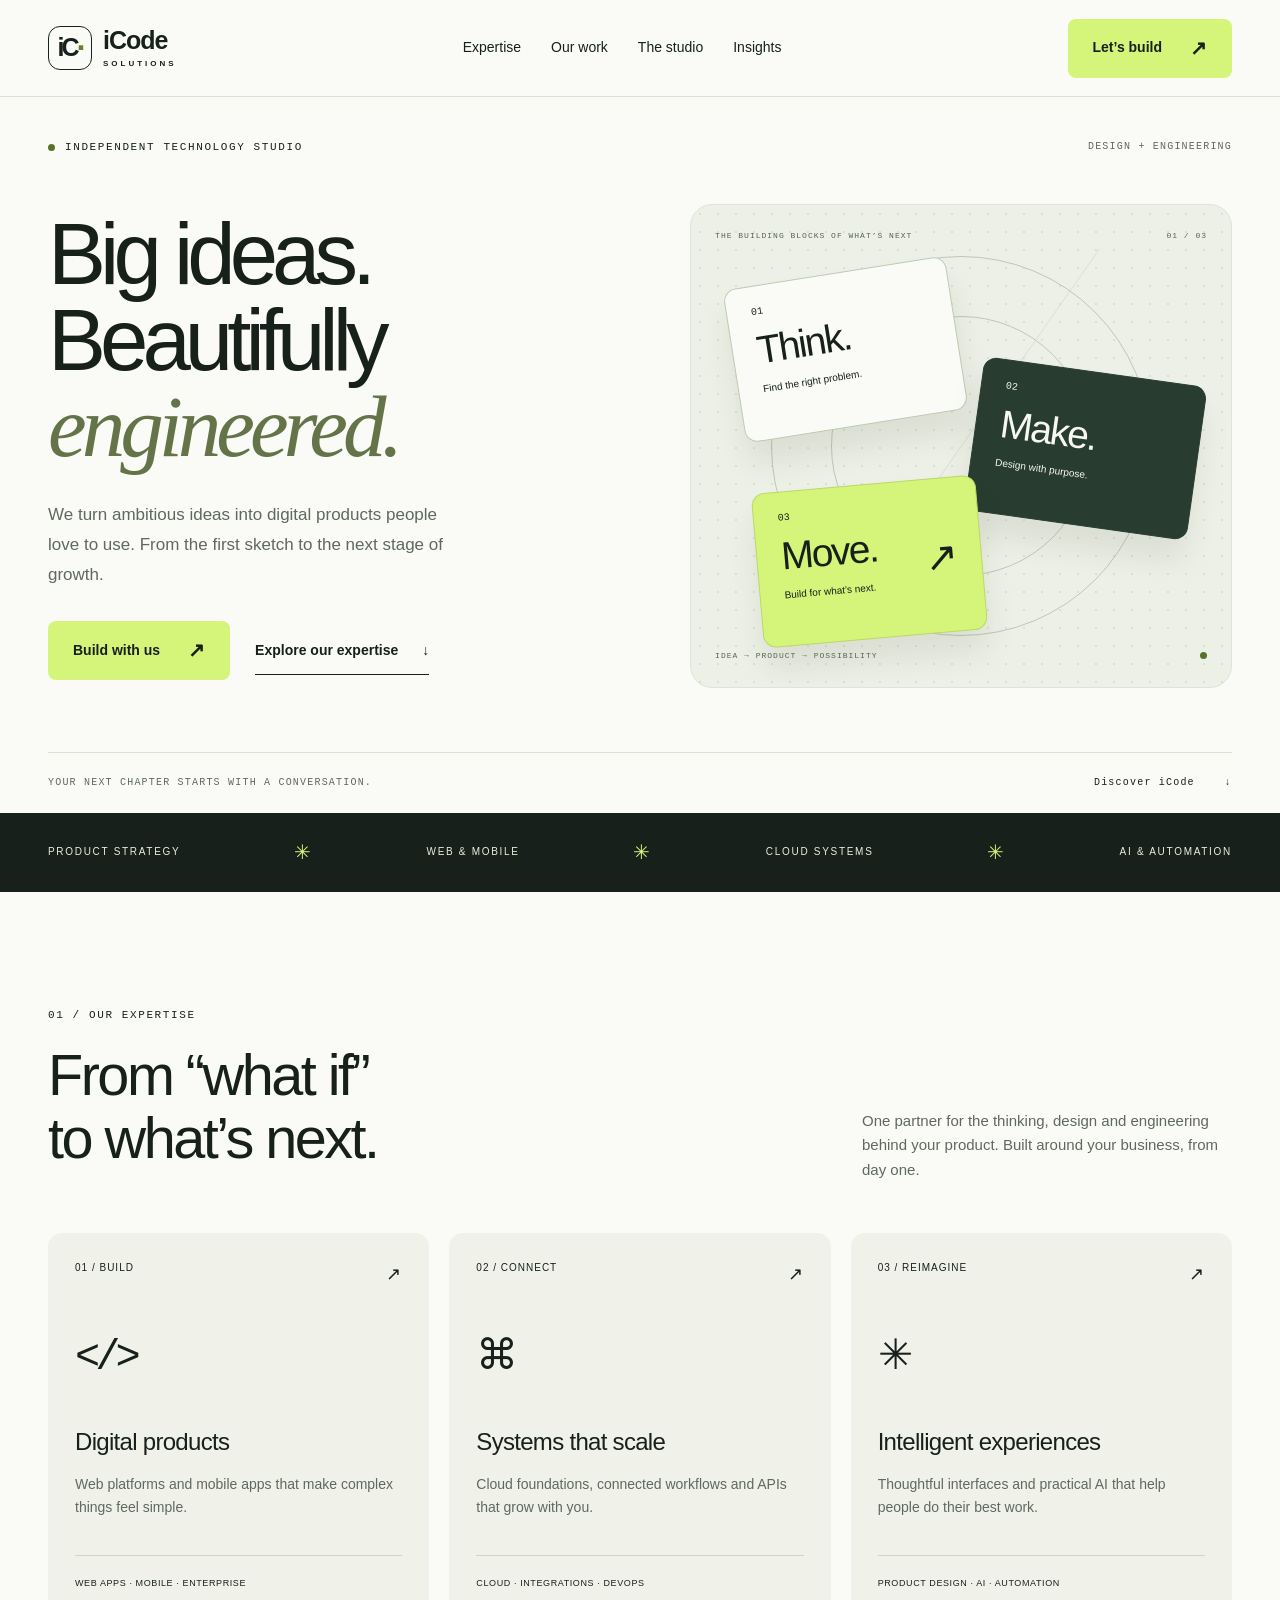
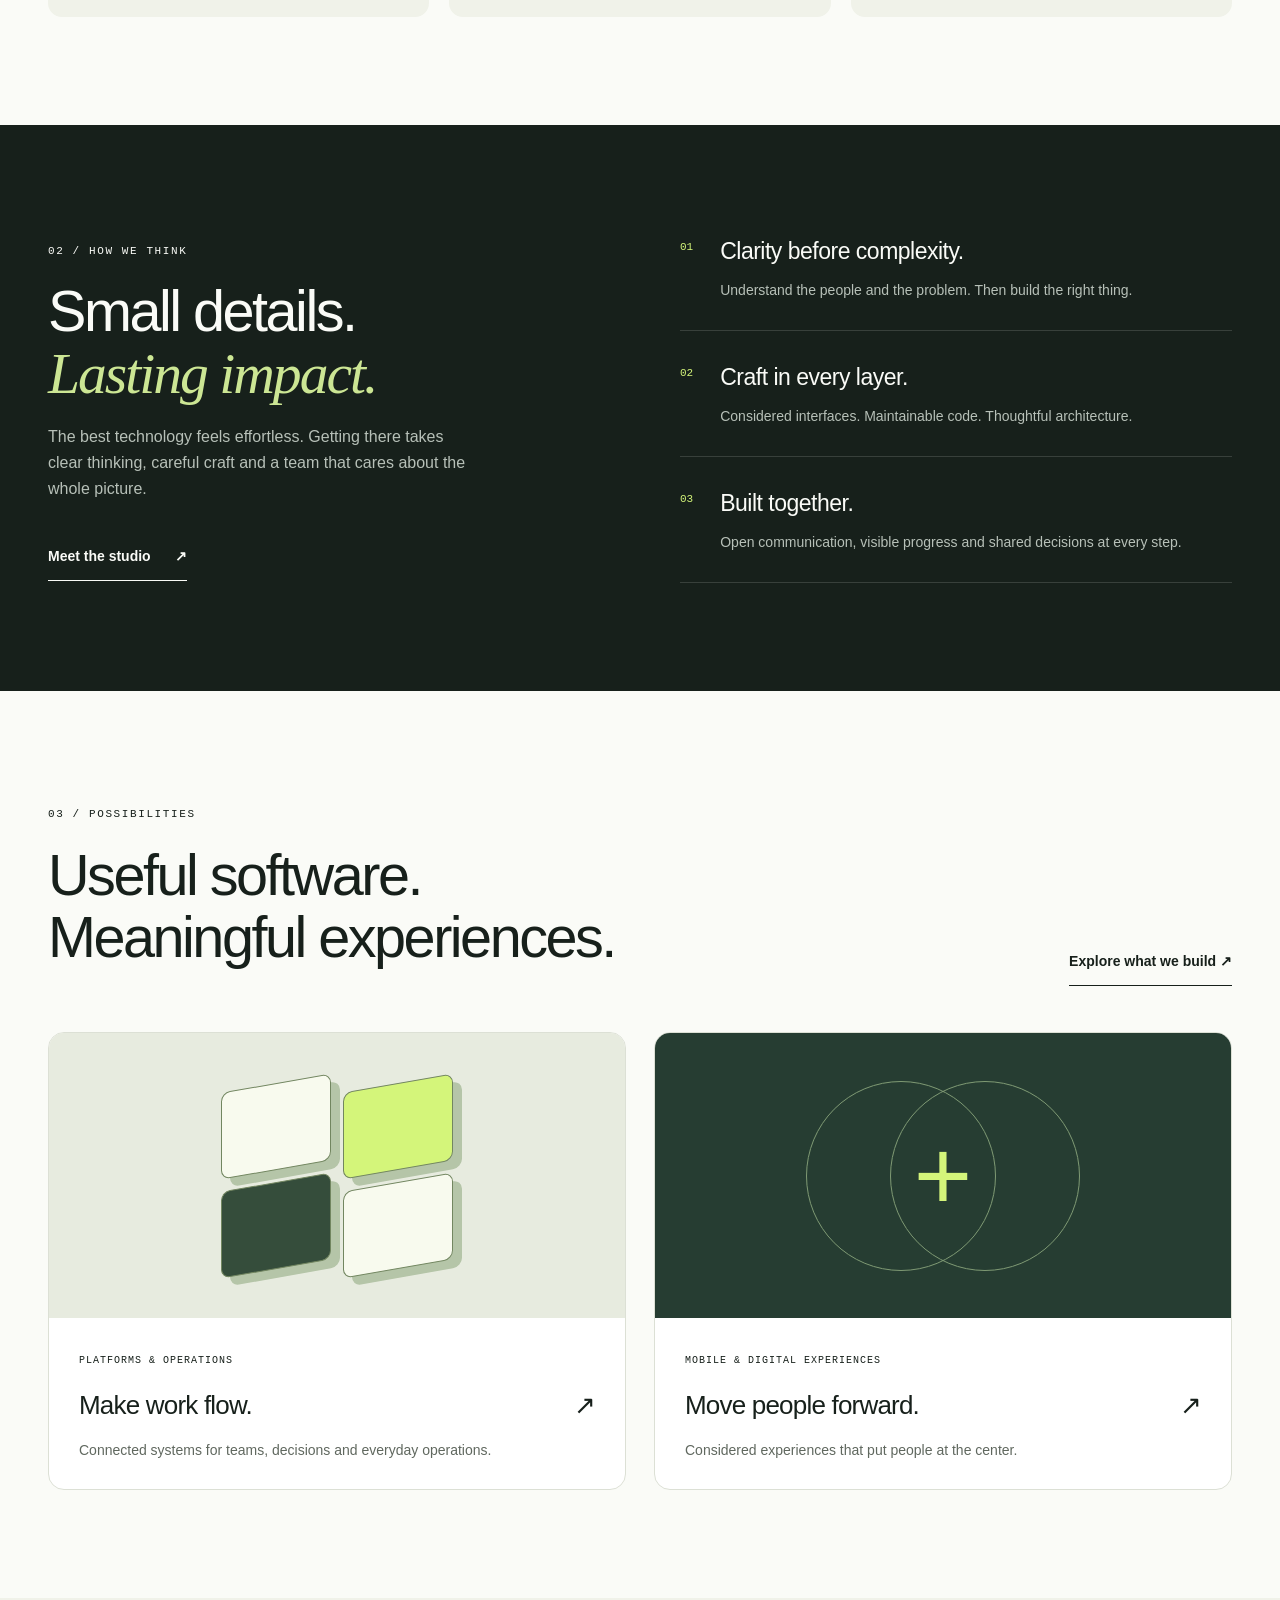
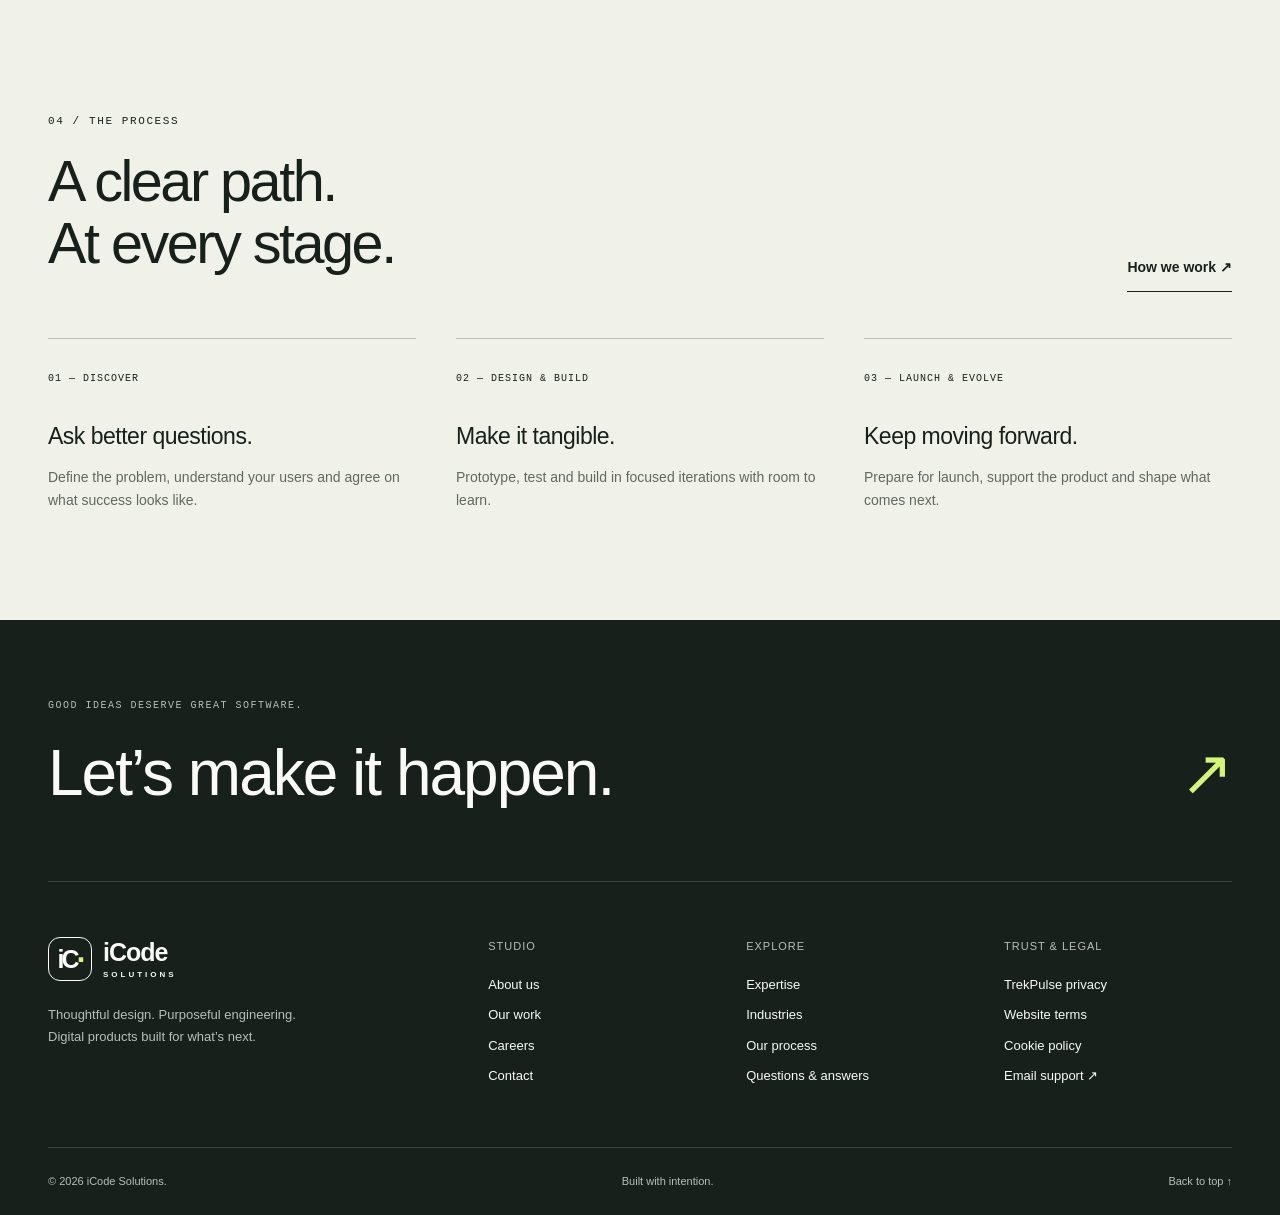
<file: index.html>
<!doctype html><html lang="en"><head><meta name="theme-color" content="#17201b"><meta charset="utf-8"><meta name="viewport" content="width=device-width,initial-scale=1"><meta name="description" content="iCode Solutions — modern software, web, mobile, cloud and digital transformation services."><title>Home | iCode Solutions</title><link rel="stylesheet" href="assets/css/styles.css"></head><body><a class="skip-link" href="#main">Skip to content</a>
<header class="site-header"><div class="container nav">
<a class="brand" href="index.html" aria-label="iCode Solutions home"><span class="brand-mark" aria-hidden="true">iC<span>·</span></span><span>iCode<span class="brand-sub">SOLUTIONS</span></span></a>
<nav class="nav-links" aria-label="Main navigation"><a href="services.html">Expertise</a><a href="portfolio.html">Our work</a><a href="about.html">The studio</a><a href="insights.html">Insights</a></nav>
<a class="btn btn-primary nav-cta" href="quote.html">Let’s build <span aria-hidden="true">↗</span></a>
<details class="mobile-menu"><summary>Menu <span aria-hidden="true">＋</span></summary><nav aria-label="Mobile navigation"><a href="index.html" aria-current="page">Home</a><a href="services.html">Expertise</a><a href="portfolio.html">Our work</a><a href="about.html">The studio</a><a href="insights.html">Insights</a><a href="contact.html">Contact</a><a href="quote.html">Start a project ↗</a></nav></details>
</div></header>
<main id="main">
<section class="hero"><div class="container"><div class="hero-topline"><span class="eyebrow"><i></i> INDEPENDENT TECHNOLOGY STUDIO</span><span class="hero-coordinate">DESIGN + ENGINEERING</span></div><div class="hero-grid"><div class="hero-copy"><h1>Big ideas.<br>Beautifully<br><em>engineered.</em></h1><p>We turn ambitious ideas into digital products people love to use. From the first sketch to the next stage of growth.</p><div class="hero-actions"><a class="btn btn-primary" href="quote.html">Build with us <span aria-hidden="true">↗</span></a><a class="text-link" href="services.html">Explore our expertise <span aria-hidden="true">↓</span></a></div></div>
<div class="system-art" role="img" aria-label="An abstract modular system connecting strategy, design and engineering into a product"><div class="art-label"><span>THE BUILDING BLOCKS OF WHAT’S NEXT</span><span>01 / 03</span></div><div class="orbit orbit-one"></div><div class="orbit orbit-two"></div><div class="art-axis"></div><div class="module module-one"><span>01</span><b>Think.</b><small>Find the right problem.</small></div><div class="module module-two"><span>02</span><b>Make.</b><small>Design with purpose.</small></div><div class="module module-three"><span>03</span><b>Move.</b><small>Build for what’s next.</small><i aria-hidden="true">↗</i></div><div class="art-bottom"><span>IDEA → PRODUCT → POSSIBILITY</span><span class="art-dot"></span></div></div></div><div class="hero-bottom"><span>YOUR NEXT CHAPTER STARTS WITH A CONVERSATION.</span><a href="#expertise">Discover iCode <span aria-hidden="true">↓</span></a></div></div></section>
<div class="capability-strip"><div class="container"><span>PRODUCT STRATEGY</span><i>✳</i><span>WEB & MOBILE</span><i>✳</i><span>CLOUD SYSTEMS</span><i>✳</i><span>AI & AUTOMATION</span></div></div>
<section class="section" id="expertise"><div class="container"><div class="section-head"><div><span class="eyebrow eyebrow-light">01 / OUR EXPERTISE</span><h2>From “what if”<br>to what’s next.</h2></div><p>One partner for the thinking, design and engineering behind your product. Built around your business, from day one.</p></div><div class="expertise-grid">
<a class="expertise-card" href="services.html"><span class="card-top">01 / BUILD <span>↗</span></span><div class="service-symbol" aria-hidden="true">&lt;/&gt;</div><h3>Digital products</h3><p>Web platforms and mobile apps that make complex things feel simple.</p><span class="card-tags">WEB APPS · MOBILE · ENTERPRISE</span></a>
<a class="expertise-card" href="services.html"><span class="card-top">02 / CONNECT <span>↗</span></span><div class="service-symbol" aria-hidden="true">⌘</div><h3>Systems that scale</h3><p>Cloud foundations, connected workflows and APIs that grow with you.</p><span class="card-tags">CLOUD · INTEGRATIONS · DEVOPS</span></a>
<a class="expertise-card" href="services.html"><span class="card-top">03 / REIMAGINE <span>↗</span></span><div class="service-symbol" aria-hidden="true">✳</div><h3>Intelligent experiences</h3><p>Thoughtful interfaces and practical AI that help people do their best work.</p><span class="card-tags">PRODUCT DESIGN · AI · AUTOMATION</span></a></div></div></section>
<section class="section section-dark"><div class="container split"><div><span class="eyebrow">02 / HOW WE THINK</span><h2>Small details.<br><em>Lasting impact.</em></h2><p class="lead">The best technology feels effortless. Getting there takes clear thinking, careful craft and a team that cares about the whole picture.</p><a class="text-link" href="about.html">Meet the studio <span aria-hidden="true">↗</span></a></div><div class="principles"><article><span>01</span><div><h3>Clarity before complexity.</h3><p>Understand the people and the problem. Then build the right thing.</p></div></article><article><span>02</span><div><h3>Craft in every layer.</h3><p>Considered interfaces. Maintainable code. Thoughtful architecture.</p></div></article><article><span>03</span><div><h3>Built together.</h3><p>Open communication, visible progress and shared decisions at every step.</p></div></article></div></div></section>
<section class="section"><div class="container"><div class="section-head"><div><span class="eyebrow eyebrow-light">03 / POSSIBILITIES</span><h2>Useful software.<br>Meaningful experiences.</h2></div><a class="text-link" href="portfolio.html">Explore what we build ↗</a></div><div class="case-grid"><a class="case-card" href="portfolio.html"><div class="case-visual visual-grid" aria-hidden="true"><span></span><span></span><span></span><span></span></div><div class="case-info"><span class="tag">PLATFORMS & OPERATIONS</span><h3>Make work flow.<span>↗</span></h3><p>Connected systems for teams, decisions and everyday operations.</p></div></a><a class="case-card alt" href="portfolio.html"><div class="case-visual visual-orbits" aria-hidden="true"><i></i><i></i><b>+</b></div><div class="case-info"><span class="tag">MOBILE & DIGITAL EXPERIENCES</span><h3>Move people forward.<span>↗</span></h3><p>Considered experiences that put people at the center.</p></div></a></div></div></section>
<section class="section section-soft"><div class="container"><div class="section-head"><div><span class="eyebrow eyebrow-light">04 / THE PROCESS</span><h2>A clear path.<br>At every stage.</h2></div><a class="text-link" href="process.html">How we work ↗</a></div><div class="delivery-grid"><article><span>01 — DISCOVER</span><h3>Ask better questions.</h3><p>Define the problem, understand your users and agree on what success looks like.</p></article><article><span>02 — DESIGN & BUILD</span><h3>Make it tangible.</h3><p>Prototype, test and build in focused iterations with room to learn.</p></article><article><span>03 — LAUNCH & EVOLVE</span><h3>Keep moving forward.</h3><p>Prepare for launch, support the product and shape what comes next.</p></article></div></div></section>
</main><footer class="site-footer"><div class="container"><div class="footer-intro"><p>GOOD IDEAS DESERVE GREAT SOFTWARE.</p><a href="quote.html">Let’s make it happen.<span aria-hidden="true">↗</span></a></div><div class="footer-grid"><div><a class="brand" href="index.html" aria-current="page"><span class="brand-mark" aria-hidden="true">iC<span>·</span></span><span>iCode<span class="brand-sub">SOLUTIONS</span></span></a><p>Thoughtful design. Purposeful engineering.<br>Digital products built for what’s next.</p></div><div><h2>Studio</h2><a href="about.html">About us</a><a href="portfolio.html">Our work</a><a href="careers.html">Careers</a><a href="contact.html">Contact</a></div><div><h2>Explore</h2><a href="services.html">Expertise</a><a href="industries.html">Industries</a><a href="process.html">Our process</a><a href="faq.html">Questions & answers</a></div><div><h2>Trust & legal</h2><a href="privacy.html">TrekPulse privacy</a><a href="terms.html">Website terms</a><a href="cookies.html">Cookie policy</a><a href="mailto:gbengaobafemi1@gmail.com">Email support ↗</a></div></div><div class="footer-bottom"><span>© 2026 iCode Solutions.</span><span>Built with intention.</span><a href="#main">Back to top ↑</a></div></div></footer></body></html>
</file>
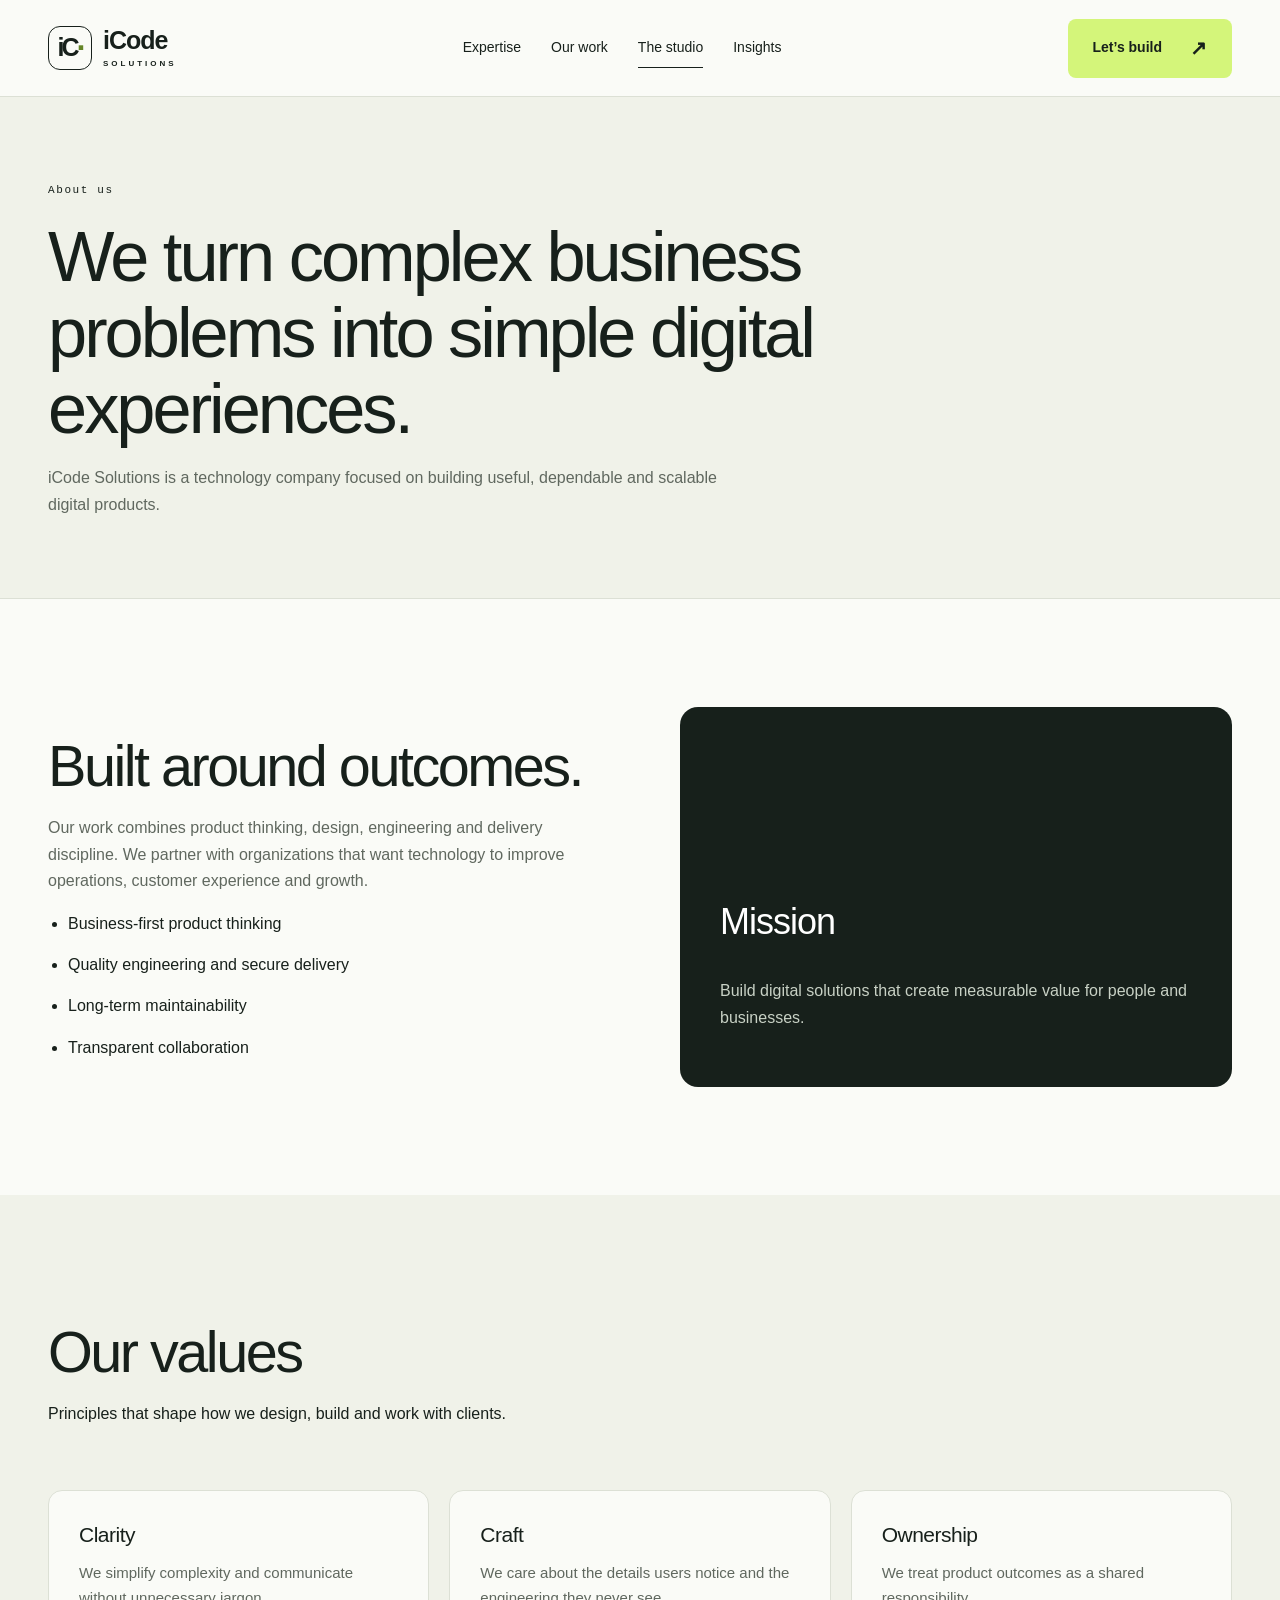
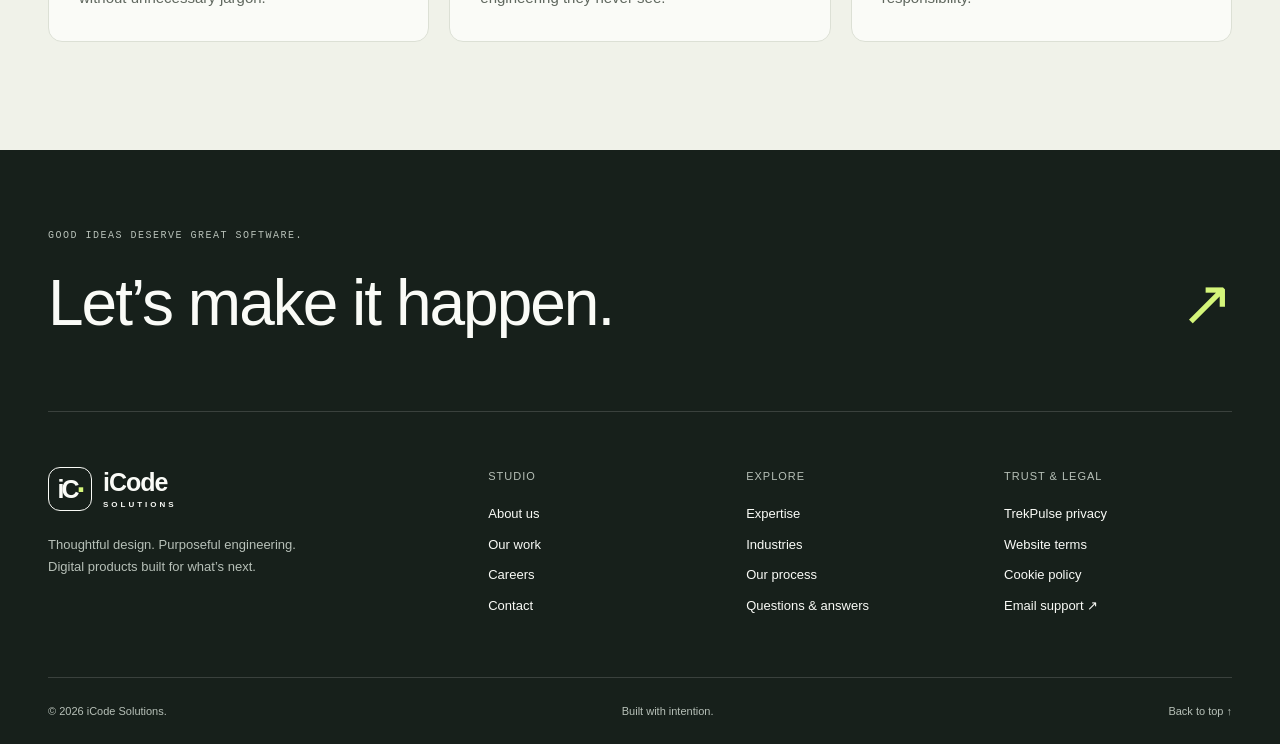
<file: about.html>
<!doctype html><html lang="en"><head><meta name="theme-color" content="#17201b"><meta charset="utf-8"><meta name="viewport" content="width=device-width,initial-scale=1"><meta name="description" content="iCode Solutions — modern software, web, mobile, cloud and digital transformation services."><title>About Us | iCode Solutions</title><link rel="stylesheet" href="assets/css/styles.css"></head><body><a class="skip-link" href="#main">Skip to content</a>
<header class="site-header"><div class="container nav">
<a class="brand" href="index.html" aria-label="iCode Solutions home"><span class="brand-mark" aria-hidden="true">iC<span>·</span></span><span>iCode<span class="brand-sub">SOLUTIONS</span></span></a>
<nav class="nav-links" aria-label="Main navigation"><a href="services.html">Expertise</a><a href="portfolio.html">Our work</a><a href="about.html" aria-current="page">The studio</a><a href="insights.html">Insights</a></nav>
<a class="btn btn-primary nav-cta" href="quote.html">Let’s build <span aria-hidden="true">↗</span></a>
<details class="mobile-menu"><summary>Menu <span aria-hidden="true">＋</span></summary><nav aria-label="Mobile navigation"><a href="index.html">Home</a><a href="services.html">Expertise</a><a href="portfolio.html">Our work</a><a href="about.html" aria-current="page">The studio</a><a href="insights.html">Insights</a><a href="contact.html">Contact</a><a href="quote.html">Start a project ↗</a></nav></details>
</div></header><main id="main"><section class="page-hero"><div class="container"><span class="eyebrow eyebrow-light">About us</span><h1>We turn complex business problems into simple digital experiences.</h1><p class="lead">iCode Solutions is a technology company focused on building useful, dependable and scalable digital products.</p></div></section><section class="section"><div class="container split"><div><h2>Built around outcomes.</h2><p class="lead">Our work combines product thinking, design, engineering and delivery discipline. We partner with organizations that want technology to improve operations, customer experience and growth.</p><ul class="check-list"><li>Business-first product thinking</li><li>Quality engineering and secure delivery</li><li>Long-term maintainability</li><li>Transparent collaboration</li></ul></div><div class="media-block"><div class="media-copy"><h3>Mission</h3><p>Build digital solutions that create measurable value for people and businesses.</p></div></div></div></section><section class="section section-soft"><div class="container"><div class="section-head"><div><h2>Our values</h2><p>Principles that shape how we design, build and work with clients.</p></div></div><div class="cards"><div class="card"><h3>Clarity</h3><p>We simplify complexity and communicate without unnecessary jargon.</p></div><div class="card"><h3>Craft</h3><p>We care about the details users notice and the engineering they never see.</p></div><div class="card"><h3>Ownership</h3><p>We treat product outcomes as a shared responsibility.</p></div></div></div></section></main><footer class="site-footer"><div class="container"><div class="footer-intro"><p>GOOD IDEAS DESERVE GREAT SOFTWARE.</p><a href="quote.html">Let’s make it happen.<span aria-hidden="true">↗</span></a></div><div class="footer-grid"><div><a class="brand" href="index.html"><span class="brand-mark" aria-hidden="true">iC<span>·</span></span><span>iCode<span class="brand-sub">SOLUTIONS</span></span></a><p>Thoughtful design. Purposeful engineering.<br>Digital products built for what’s next.</p></div><div><h2>Studio</h2><a href="about.html" aria-current="page">About us</a><a href="portfolio.html">Our work</a><a href="careers.html">Careers</a><a href="contact.html">Contact</a></div><div><h2>Explore</h2><a href="services.html">Expertise</a><a href="industries.html">Industries</a><a href="process.html">Our process</a><a href="faq.html">Questions & answers</a></div><div><h2>Trust & legal</h2><a href="privacy.html">TrekPulse privacy</a><a href="terms.html">Website terms</a><a href="cookies.html">Cookie policy</a><a href="mailto:gbengaobafemi1@gmail.com">Email support ↗</a></div></div><div class="footer-bottom"><span>© 2026 iCode Solutions.</span><span>Built with intention.</span><a href="#main">Back to top ↑</a></div></div></footer></body></html>
</file>
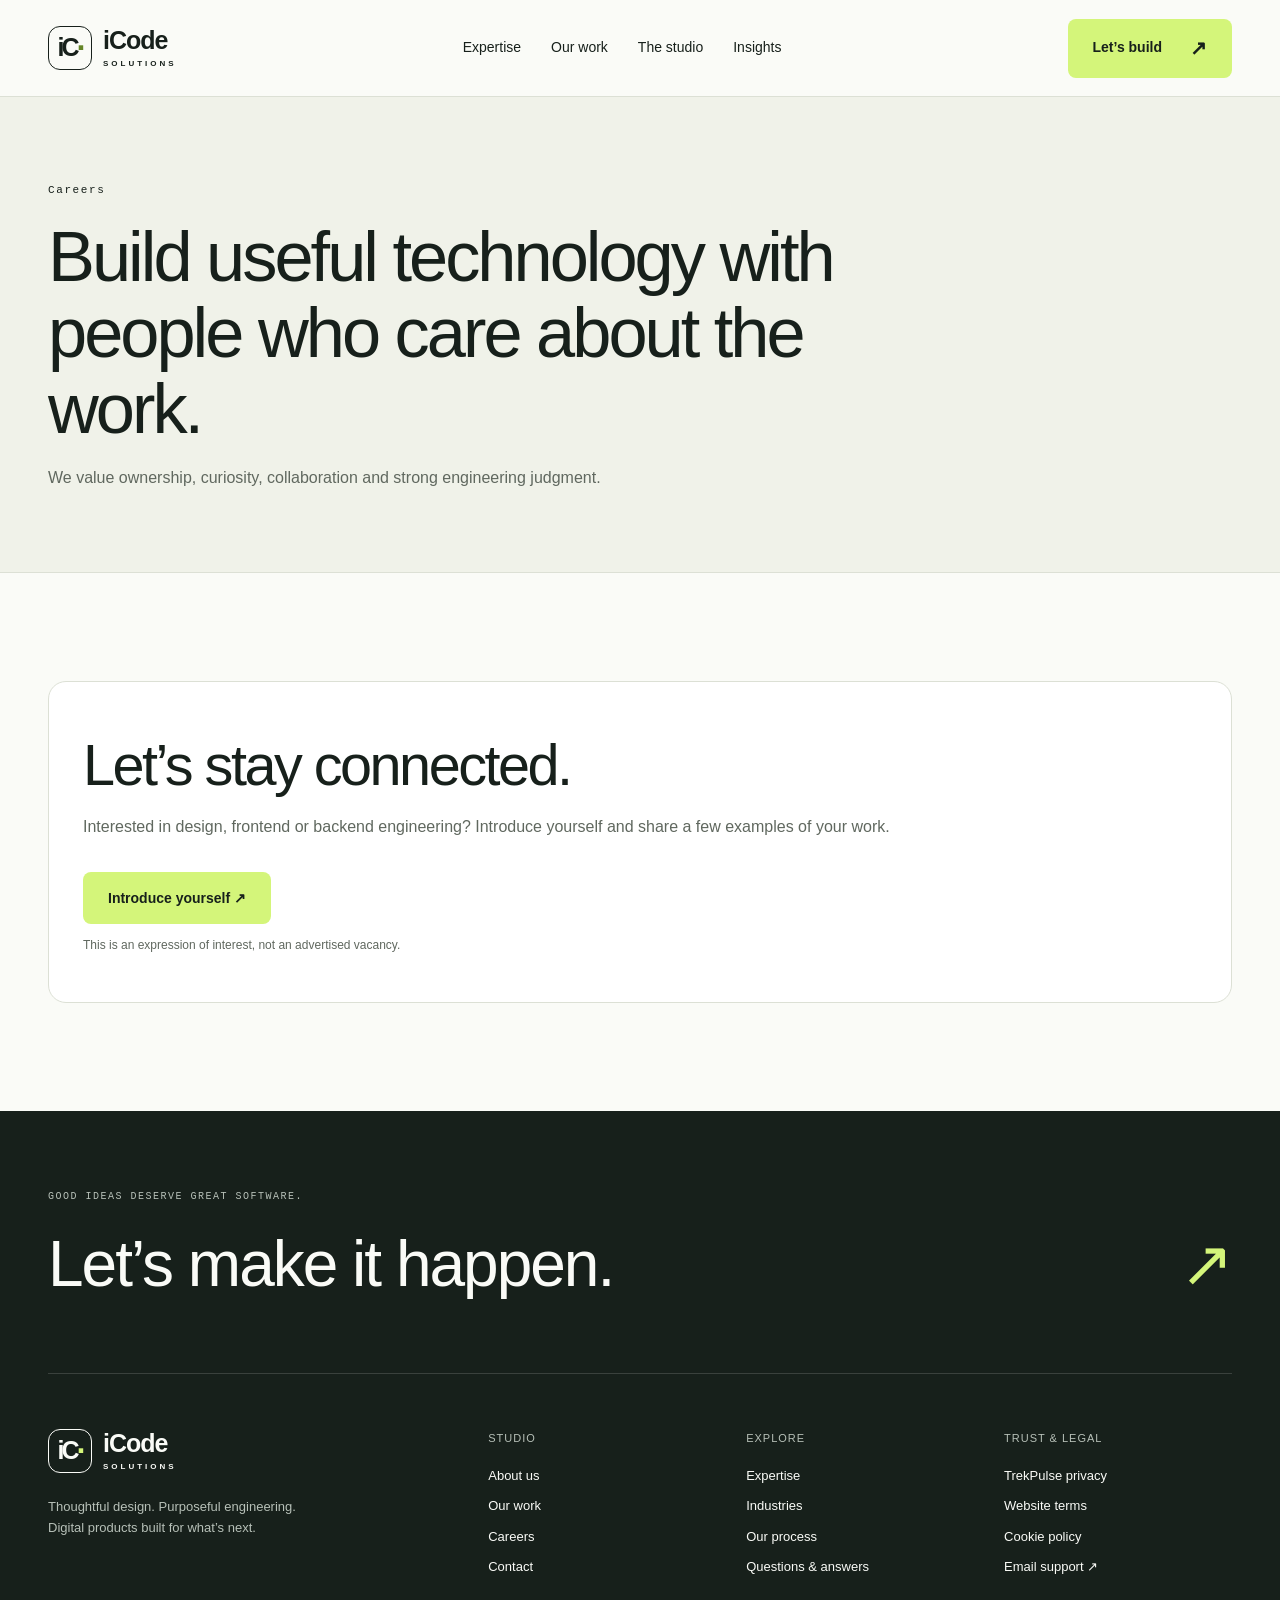
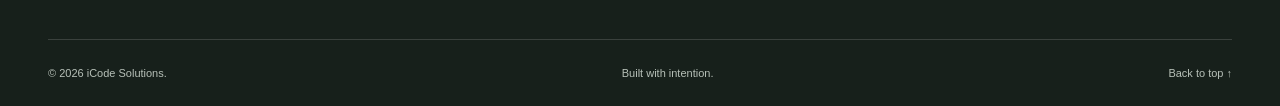
<file: careers.html>
<!doctype html><html lang="en"><head><meta name="theme-color" content="#17201b"><meta charset="utf-8"><meta name="viewport" content="width=device-width,initial-scale=1"><meta name="description" content="iCode Solutions — modern software, web, mobile, cloud and digital transformation services."><title>Careers | iCode Solutions</title><link rel="stylesheet" href="assets/css/styles.css"></head><body><a class="skip-link" href="#main">Skip to content</a>
<header class="site-header"><div class="container nav">
<a class="brand" href="index.html" aria-label="iCode Solutions home"><span class="brand-mark" aria-hidden="true">iC<span>·</span></span><span>iCode<span class="brand-sub">SOLUTIONS</span></span></a>
<nav class="nav-links" aria-label="Main navigation"><a href="services.html">Expertise</a><a href="portfolio.html">Our work</a><a href="about.html">The studio</a><a href="insights.html">Insights</a></nav>
<a class="btn btn-primary nav-cta" href="quote.html">Let’s build <span aria-hidden="true">↗</span></a>
<details class="mobile-menu"><summary>Menu <span aria-hidden="true">＋</span></summary><nav aria-label="Mobile navigation"><a href="index.html">Home</a><a href="services.html">Expertise</a><a href="portfolio.html">Our work</a><a href="about.html">The studio</a><a href="insights.html">Insights</a><a href="contact.html">Contact</a><a href="quote.html">Start a project ↗</a></nav></details>
</div></header><main id="main"><section class="page-hero"><div class="container"><span class="eyebrow eyebrow-light">Careers</span><h1>Build useful technology with people who care about the work.</h1><p class="lead">We value ownership, curiosity, collaboration and strong engineering judgment.</p></div></section><section class="section"><div class="container"><div class="form-card"><h2>Let’s stay connected.</h2><p class="lead">Interested in design, frontend or backend engineering? Introduce yourself and share a few examples of your work.</p><div class="hero-actions"><a class="btn btn-primary" href="mailto:gbengaobafemi1@gmail.com?subject=Working%20with%20iCode">Introduce yourself ↗</a></div><p class="notice">This is an expression of interest, not an advertised vacancy.</p></div></div></section></main><footer class="site-footer"><div class="container"><div class="footer-intro"><p>GOOD IDEAS DESERVE GREAT SOFTWARE.</p><a href="quote.html">Let’s make it happen.<span aria-hidden="true">↗</span></a></div><div class="footer-grid"><div><a class="brand" href="index.html"><span class="brand-mark" aria-hidden="true">iC<span>·</span></span><span>iCode<span class="brand-sub">SOLUTIONS</span></span></a><p>Thoughtful design. Purposeful engineering.<br>Digital products built for what’s next.</p></div><div><h2>Studio</h2><a href="about.html">About us</a><a href="portfolio.html">Our work</a><a href="careers.html" aria-current="page">Careers</a><a href="contact.html">Contact</a></div><div><h2>Explore</h2><a href="services.html">Expertise</a><a href="industries.html">Industries</a><a href="process.html">Our process</a><a href="faq.html">Questions & answers</a></div><div><h2>Trust & legal</h2><a href="privacy.html">TrekPulse privacy</a><a href="terms.html">Website terms</a><a href="cookies.html">Cookie policy</a><a href="mailto:gbengaobafemi1@gmail.com">Email support ↗</a></div></div><div class="footer-bottom"><span>© 2026 iCode Solutions.</span><span>Built with intention.</span><a href="#main">Back to top ↑</a></div></div></footer></body></html>
</file>
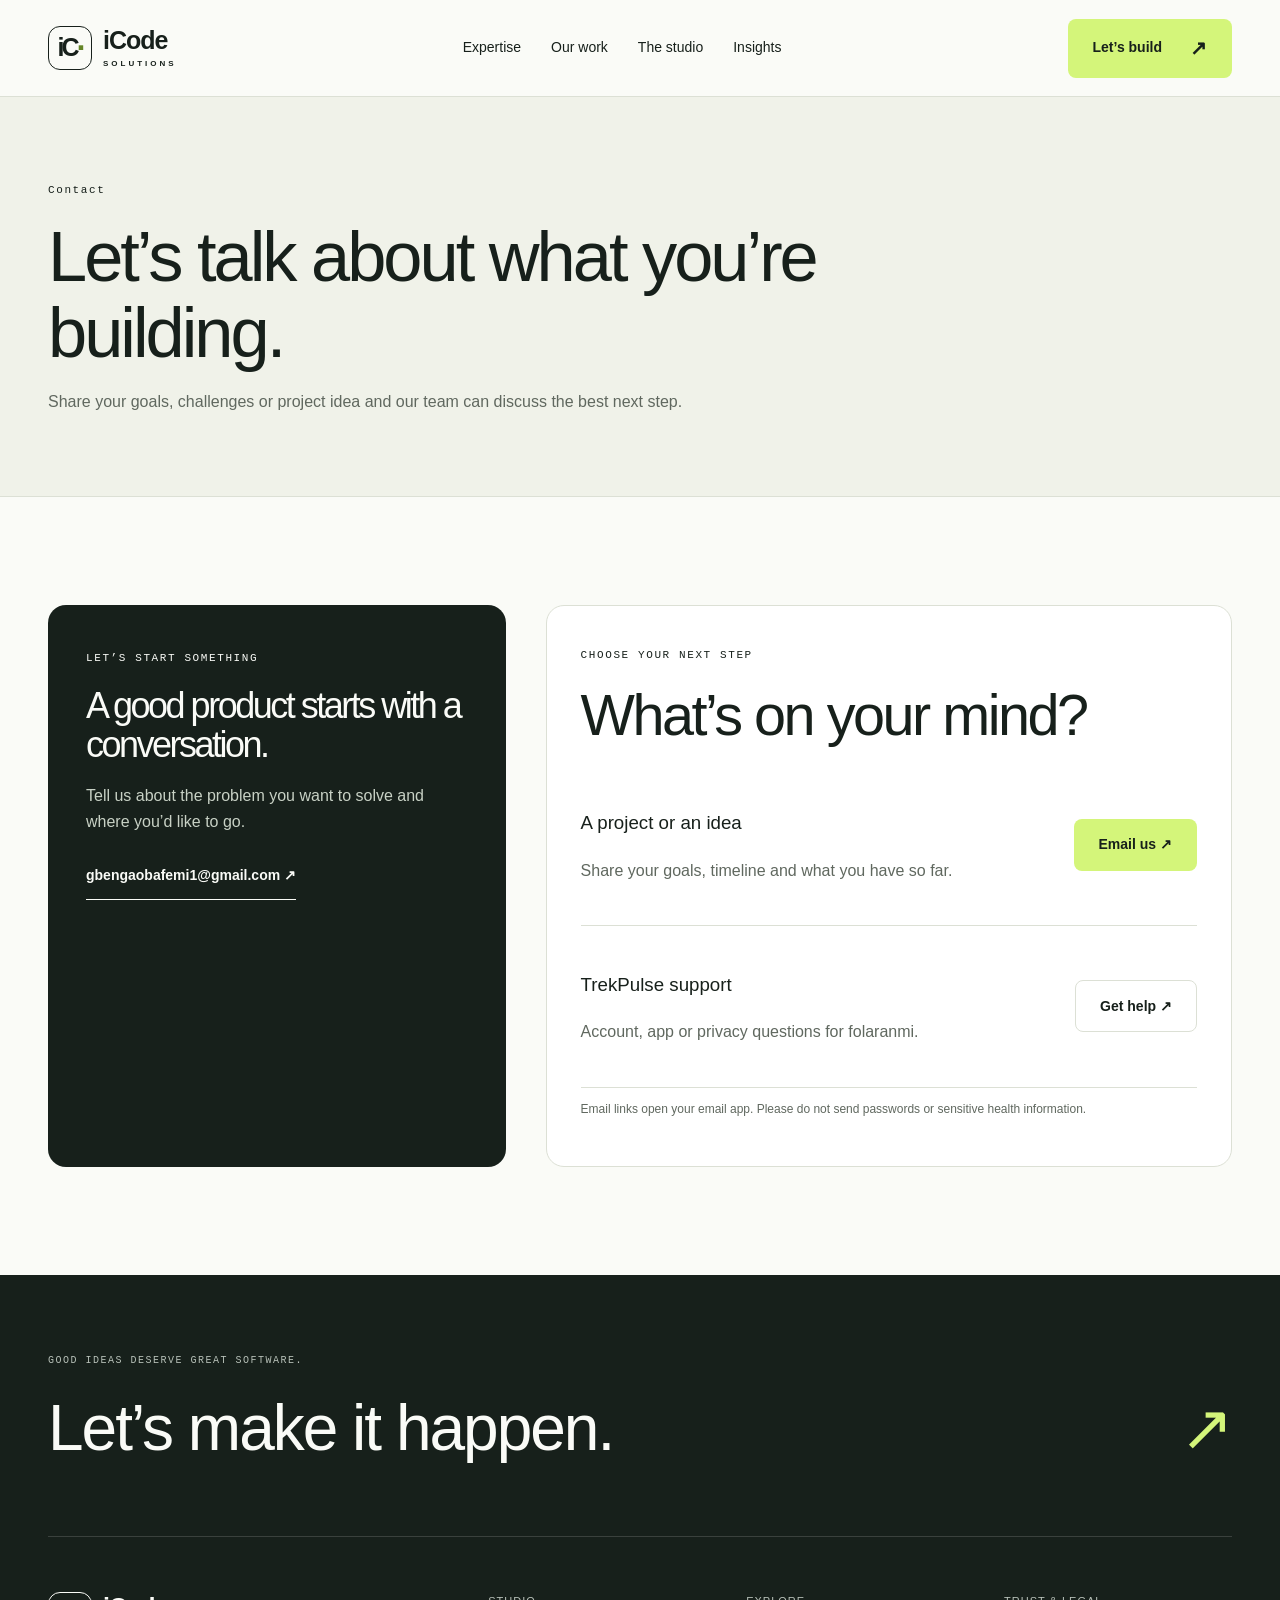
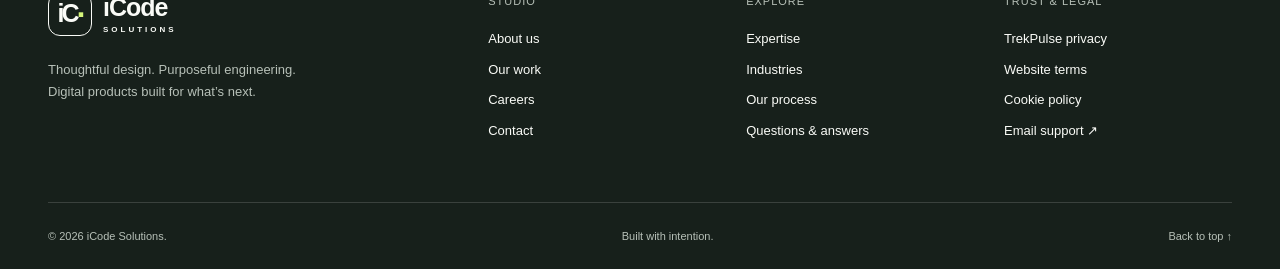
<file: contact.html>
<!doctype html><html lang="en"><head><meta name="theme-color" content="#17201b"><meta charset="utf-8"><meta name="viewport" content="width=device-width,initial-scale=1"><meta name="description" content="iCode Solutions — modern software, web, mobile, cloud and digital transformation services."><title>Contact Us | iCode Solutions</title><link rel="stylesheet" href="assets/css/styles.css"></head><body><a class="skip-link" href="#main">Skip to content</a>
<header class="site-header"><div class="container nav">
<a class="brand" href="index.html" aria-label="iCode Solutions home"><span class="brand-mark" aria-hidden="true">iC<span>·</span></span><span>iCode<span class="brand-sub">SOLUTIONS</span></span></a>
<nav class="nav-links" aria-label="Main navigation"><a href="services.html">Expertise</a><a href="portfolio.html">Our work</a><a href="about.html">The studio</a><a href="insights.html">Insights</a></nav>
<a class="btn btn-primary nav-cta" href="quote.html">Let’s build <span aria-hidden="true">↗</span></a>
<details class="mobile-menu"><summary>Menu <span aria-hidden="true">＋</span></summary><nav aria-label="Mobile navigation"><a href="index.html">Home</a><a href="services.html">Expertise</a><a href="portfolio.html">Our work</a><a href="about.html">The studio</a><a href="insights.html">Insights</a><a href="contact.html" aria-current="page">Contact</a><a href="quote.html">Start a project ↗</a></nav></details>
</div></header><main id="main"><section class="page-hero"><div class="container"><span class="eyebrow eyebrow-light">Contact</span><h1>Let’s talk about what you’re building.</h1><p class="lead">Share your goals, challenges or project idea and our team can discuss the best next step.</p></div></section><section class="section"><div class="container form-wrap"><aside class="contact-panel"><span class="eyebrow">LET’S START SOMETHING</span><h2>A good product starts with a conversation.</h2><p>Tell us about the problem you want to solve and where you’d like to go.</p><a class="text-link" href="mailto:gbengaobafemi1@gmail.com">gbengaobafemi1@gmail.com ↗</a></aside><div class="form-card"><span class="eyebrow eyebrow-light">CHOOSE YOUR NEXT STEP</span><h2>What’s on your mind?</h2><div class="job"><div><h3>A project or an idea</h3><p class="lead">Share your goals, timeline and what you have so far.</p></div><a class="btn btn-primary" href="mailto:gbengaobafemi1@gmail.com?subject=Project%20enquiry">Email us ↗</a></div><div class="job"><div><h3>TrekPulse support</h3><p class="lead">Account, app or privacy questions for folaranmi.</p></div><a class="btn btn-secondary" href="mailto:gbengaobafemi1@gmail.com?subject=TrekPulse%20support">Get help ↗</a></div><p class="notice">Email links open your email app. Please do not send passwords or sensitive health information.</p></div></div></section></main><footer class="site-footer"><div class="container"><div class="footer-intro"><p>GOOD IDEAS DESERVE GREAT SOFTWARE.</p><a href="quote.html">Let’s make it happen.<span aria-hidden="true">↗</span></a></div><div class="footer-grid"><div><a class="brand" href="index.html"><span class="brand-mark" aria-hidden="true">iC<span>·</span></span><span>iCode<span class="brand-sub">SOLUTIONS</span></span></a><p>Thoughtful design. Purposeful engineering.<br>Digital products built for what’s next.</p></div><div><h2>Studio</h2><a href="about.html">About us</a><a href="portfolio.html">Our work</a><a href="careers.html">Careers</a><a href="contact.html" aria-current="page">Contact</a></div><div><h2>Explore</h2><a href="services.html">Expertise</a><a href="industries.html">Industries</a><a href="process.html">Our process</a><a href="faq.html">Questions & answers</a></div><div><h2>Trust & legal</h2><a href="privacy.html">TrekPulse privacy</a><a href="terms.html">Website terms</a><a href="cookies.html">Cookie policy</a><a href="mailto:gbengaobafemi1@gmail.com">Email support ↗</a></div></div><div class="footer-bottom"><span>© 2026 iCode Solutions.</span><span>Built with intention.</span><a href="#main">Back to top ↑</a></div></div></footer></body></html>
</file>
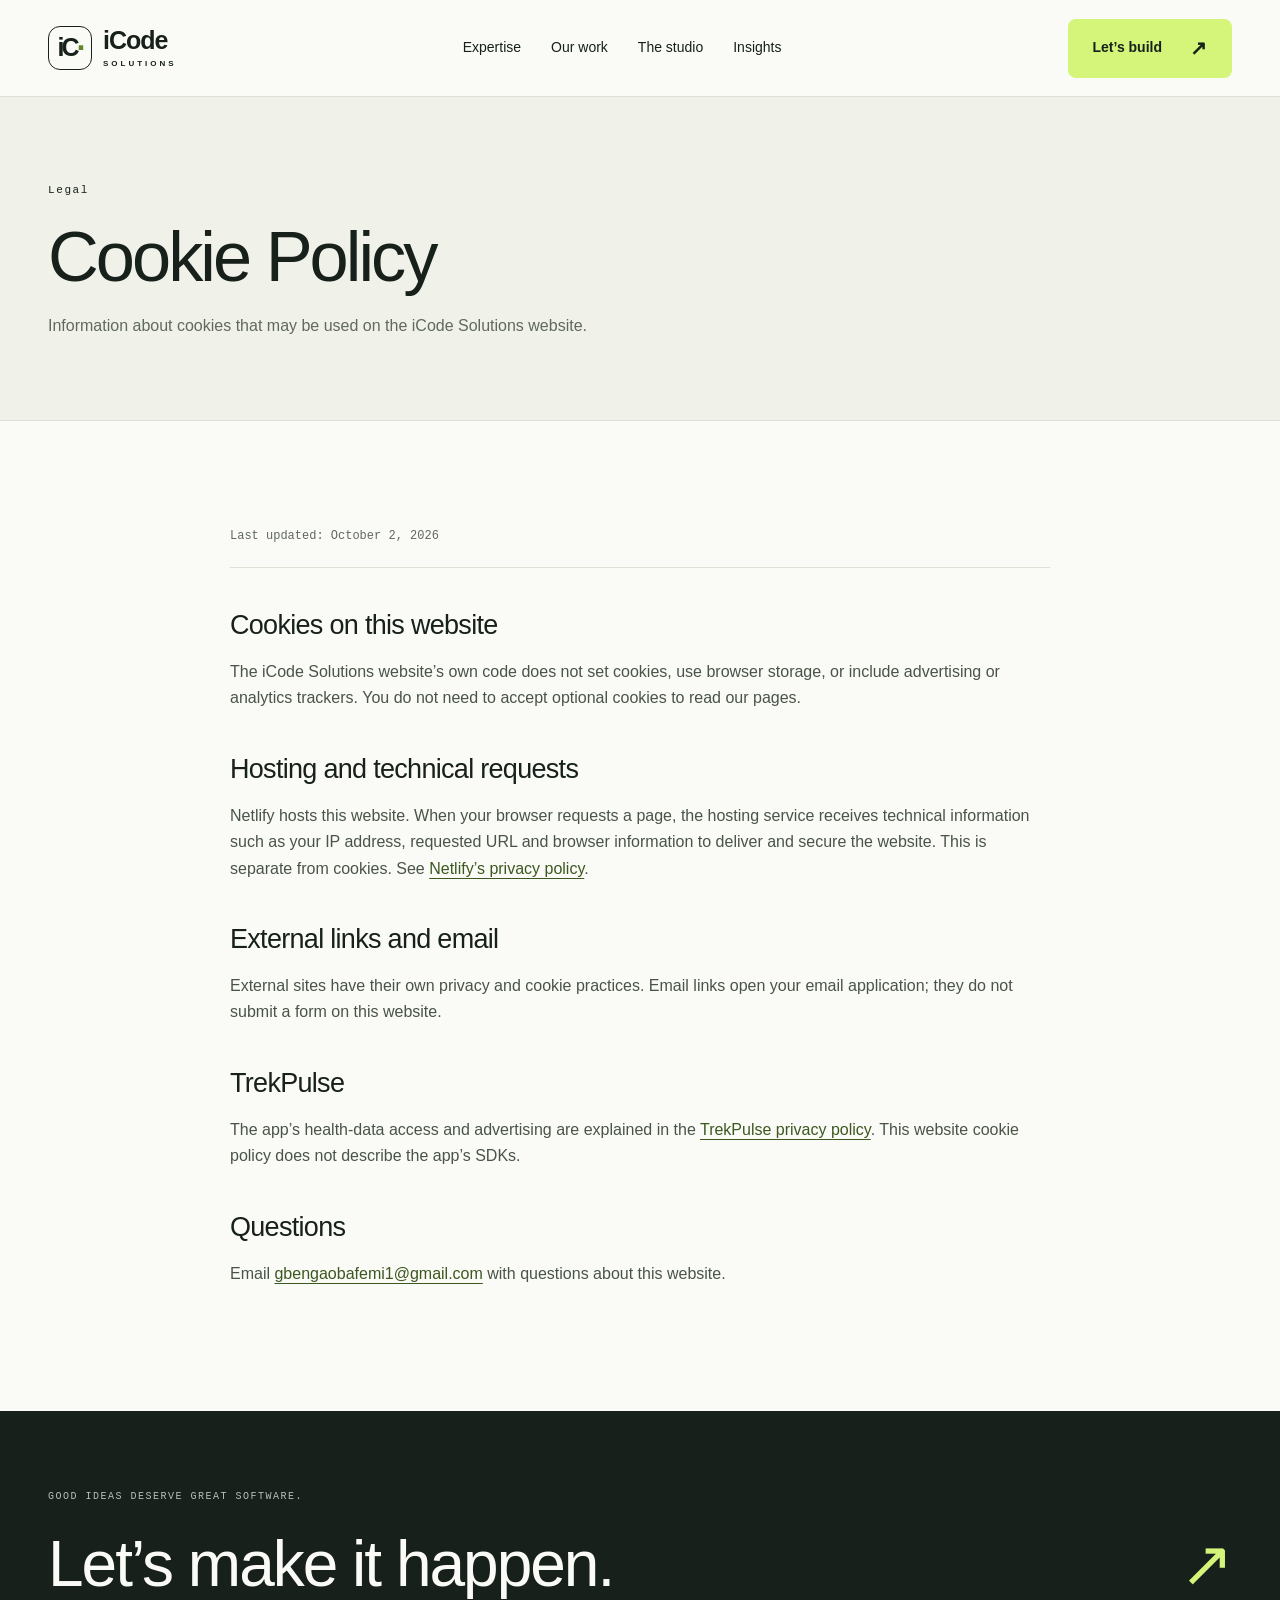
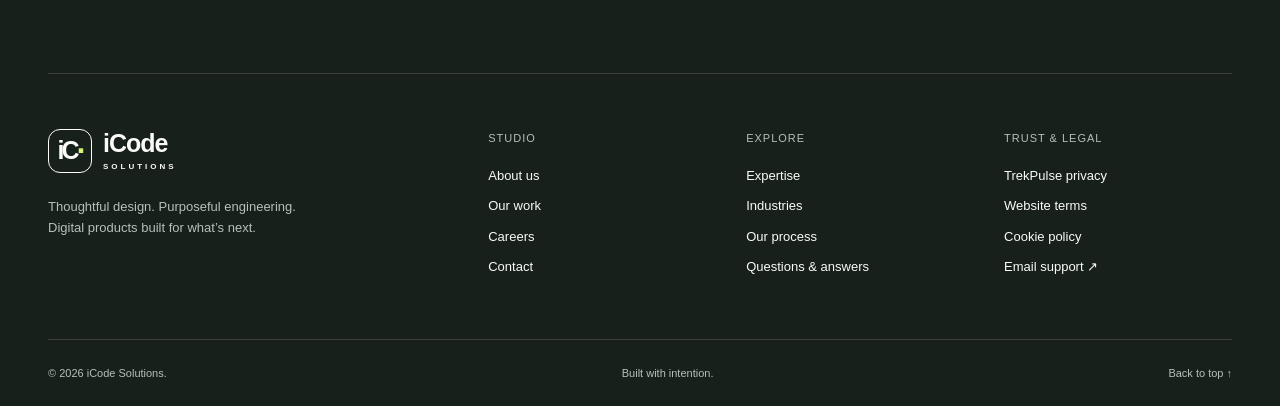
<file: cookies.html>
<!doctype html><html lang="en"><head><meta name="theme-color" content="#17201b"><meta charset="utf-8"><meta name="viewport" content="width=device-width,initial-scale=1"><meta name="description" content="iCode Solutions — modern software, web, mobile, cloud and digital transformation services."><title>Cookie Policy | iCode Solutions</title><link rel="stylesheet" href="assets/css/styles.css"></head><body><a class="skip-link" href="#main">Skip to content</a>
<header class="site-header"><div class="container nav">
<a class="brand" href="index.html" aria-label="iCode Solutions home"><span class="brand-mark" aria-hidden="true">iC<span>·</span></span><span>iCode<span class="brand-sub">SOLUTIONS</span></span></a>
<nav class="nav-links" aria-label="Main navigation"><a href="services.html">Expertise</a><a href="portfolio.html">Our work</a><a href="about.html">The studio</a><a href="insights.html">Insights</a></nav>
<a class="btn btn-primary nav-cta" href="quote.html">Let’s build <span aria-hidden="true">↗</span></a>
<details class="mobile-menu"><summary>Menu <span aria-hidden="true">＋</span></summary><nav aria-label="Mobile navigation"><a href="index.html">Home</a><a href="services.html">Expertise</a><a href="portfolio.html">Our work</a><a href="about.html">The studio</a><a href="insights.html">Insights</a><a href="contact.html">Contact</a><a href="quote.html">Start a project ↗</a></nav></details>
</div></header><main id="main"><section class="page-hero"><div class="container"><span class="eyebrow eyebrow-light">Legal</span><h1>Cookie Policy</h1><p class="lead">Information about cookies that may be used on the iCode Solutions website.</p></div></section><section class="section"><div class="container content"><div class="legal-meta">Last updated: October 2, 2026</div><h2>Cookies on this website</h2><p>The iCode Solutions website’s own code does not set cookies, use browser storage, or include advertising or analytics trackers. You do not need to accept optional cookies to read our pages.</p><h2>Hosting and technical requests</h2><p>Netlify hosts this website. When your browser requests a page, the hosting service receives technical information such as your IP address, requested URL and browser information to deliver and secure the website. This is separate from cookies. See <a href="https://www.netlify.com/privacy/">Netlify’s privacy policy</a>.</p><h2>External links and email</h2><p>External sites have their own privacy and cookie practices. Email links open your email application; they do not submit a form on this website.</p><h2>TrekPulse</h2><p>The app’s health-data access and advertising are explained in the <a href="privacy.html">TrekPulse privacy policy</a>. This website cookie policy does not describe the app’s SDKs.</p><h2>Questions</h2><p>Email <a href="mailto:gbengaobafemi1@gmail.com">gbengaobafemi1@gmail.com</a> with questions about this website.</p></div></section></main><footer class="site-footer"><div class="container"><div class="footer-intro"><p>GOOD IDEAS DESERVE GREAT SOFTWARE.</p><a href="quote.html">Let’s make it happen.<span aria-hidden="true">↗</span></a></div><div class="footer-grid"><div><a class="brand" href="index.html"><span class="brand-mark" aria-hidden="true">iC<span>·</span></span><span>iCode<span class="brand-sub">SOLUTIONS</span></span></a><p>Thoughtful design. Purposeful engineering.<br>Digital products built for what’s next.</p></div><div><h2>Studio</h2><a href="about.html">About us</a><a href="portfolio.html">Our work</a><a href="careers.html">Careers</a><a href="contact.html">Contact</a></div><div><h2>Explore</h2><a href="services.html">Expertise</a><a href="industries.html">Industries</a><a href="process.html">Our process</a><a href="faq.html">Questions & answers</a></div><div><h2>Trust & legal</h2><a href="privacy.html">TrekPulse privacy</a><a href="terms.html">Website terms</a><a href="cookies.html" aria-current="page">Cookie policy</a><a href="mailto:gbengaobafemi1@gmail.com">Email support ↗</a></div></div><div class="footer-bottom"><span>© 2026 iCode Solutions.</span><span>Built with intention.</span><a href="#main">Back to top ↑</a></div></div></footer></body></html>
</file>
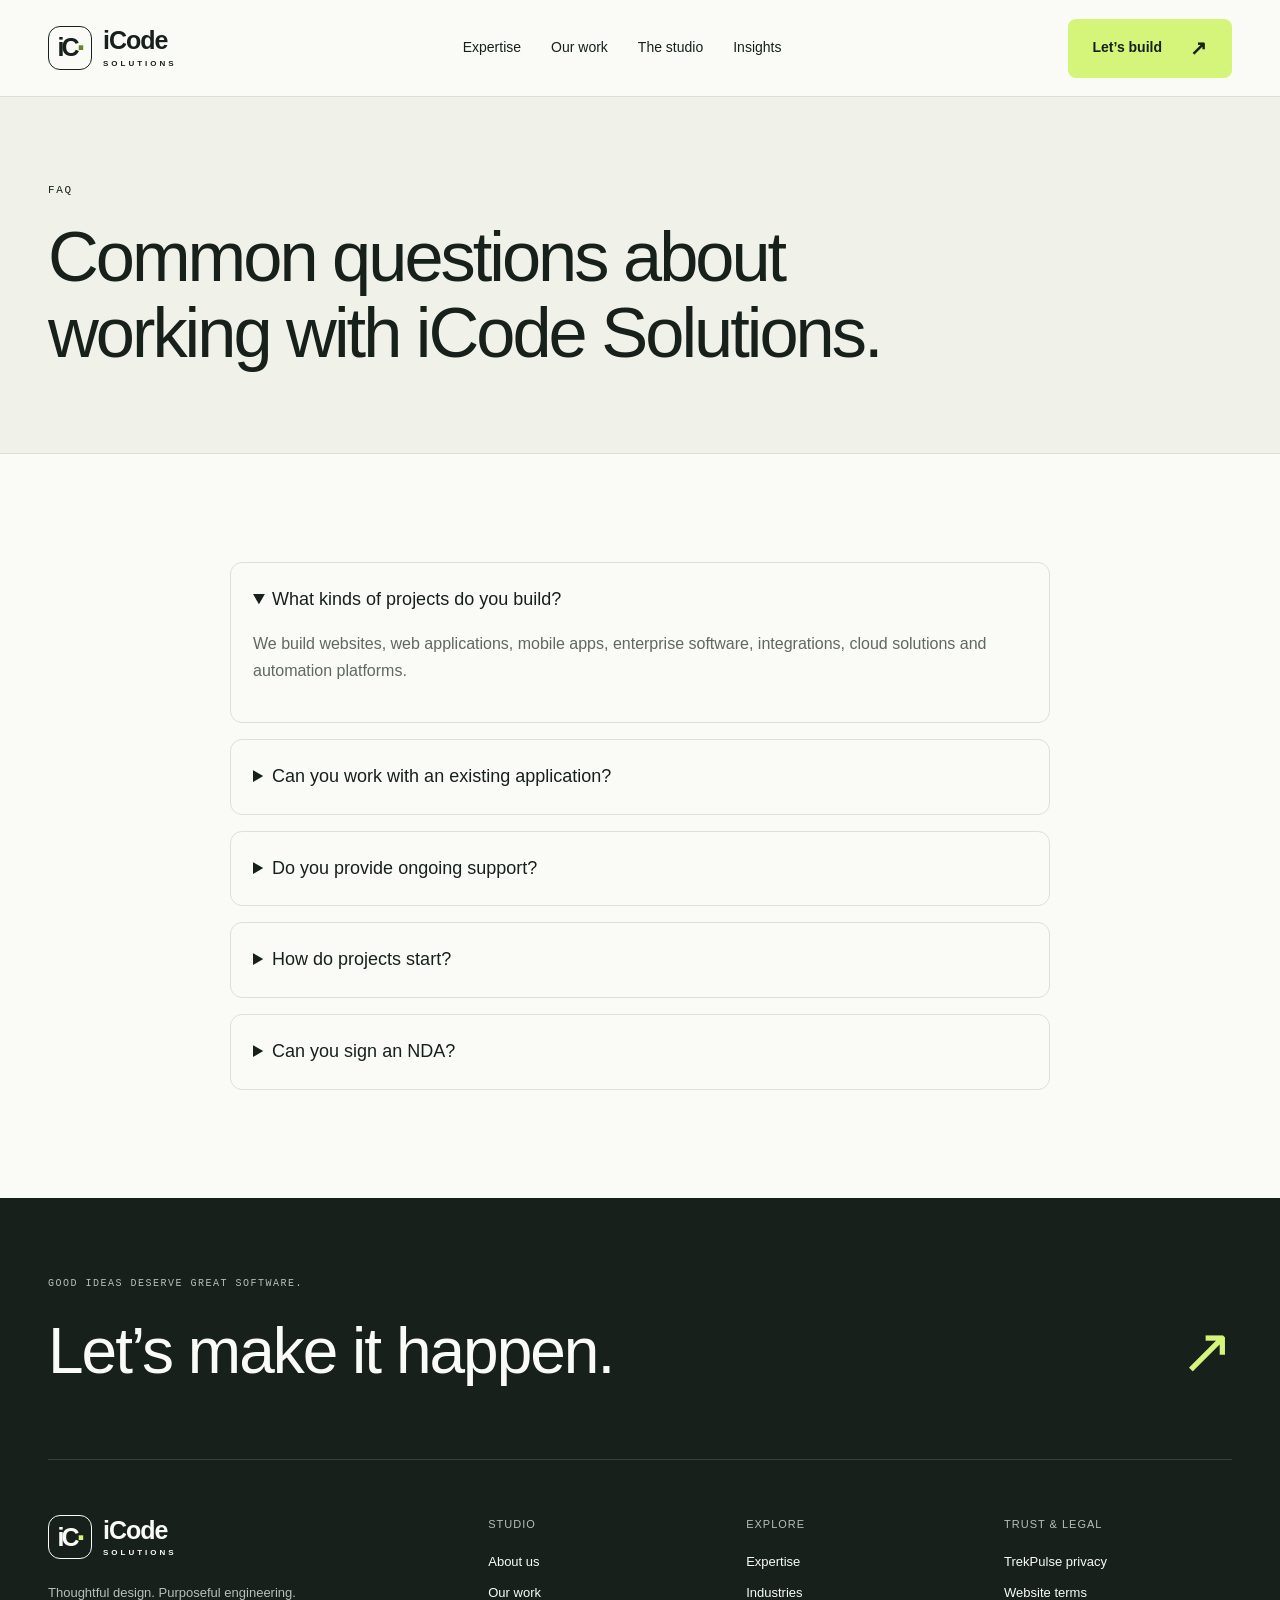
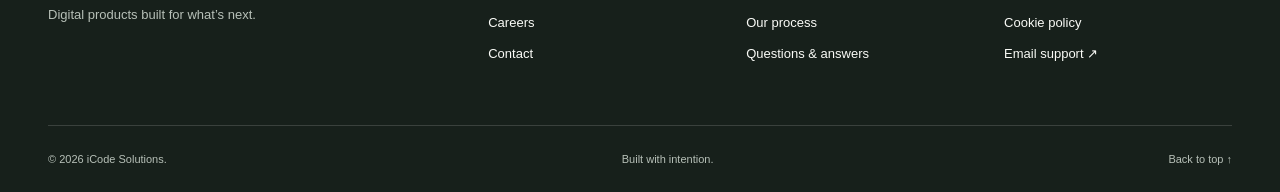
<file: faq.html>
<!doctype html><html lang="en"><head><meta name="theme-color" content="#17201b"><meta charset="utf-8"><meta name="viewport" content="width=device-width,initial-scale=1"><meta name="description" content="iCode Solutions — modern software, web, mobile, cloud and digital transformation services."><title>FAQ | iCode Solutions</title><link rel="stylesheet" href="assets/css/styles.css"></head><body><a class="skip-link" href="#main">Skip to content</a>
<header class="site-header"><div class="container nav">
<a class="brand" href="index.html" aria-label="iCode Solutions home"><span class="brand-mark" aria-hidden="true">iC<span>·</span></span><span>iCode<span class="brand-sub">SOLUTIONS</span></span></a>
<nav class="nav-links" aria-label="Main navigation"><a href="services.html">Expertise</a><a href="portfolio.html">Our work</a><a href="about.html">The studio</a><a href="insights.html">Insights</a></nav>
<a class="btn btn-primary nav-cta" href="quote.html">Let’s build <span aria-hidden="true">↗</span></a>
<details class="mobile-menu"><summary>Menu <span aria-hidden="true">＋</span></summary><nav aria-label="Mobile navigation"><a href="index.html">Home</a><a href="services.html">Expertise</a><a href="portfolio.html">Our work</a><a href="about.html">The studio</a><a href="insights.html">Insights</a><a href="contact.html">Contact</a><a href="quote.html">Start a project ↗</a></nav></details>
</div></header><main id="main"><section class="page-hero"><div class="container"><span class="eyebrow eyebrow-light">FAQ</span><h1>Common questions about working with iCode Solutions.</h1></div></section><section class="section"><div class="container content faq"><details open><summary>What kinds of projects do you build?</summary><p>We build websites, web applications, mobile apps, enterprise software, integrations, cloud solutions and automation platforms.</p></details><details><summary>Can you work with an existing application?</summary><p>Yes. We can review, redesign, modernize, integrate or extend an existing product.</p></details><details><summary>Do you provide ongoing support?</summary><p>Yes. Support can include maintenance, monitoring, bug fixes, performance improvements and feature development.</p></details><details><summary>How do projects start?</summary><p>Most engagements begin with a short discovery phase to understand the problem, users, scope, risks and expected outcomes.</p></details><details><summary>Can you sign an NDA?</summary><p>Yes, where required and mutually agreed before sensitive project details are shared.</p></details></div></section></main><footer class="site-footer"><div class="container"><div class="footer-intro"><p>GOOD IDEAS DESERVE GREAT SOFTWARE.</p><a href="quote.html">Let’s make it happen.<span aria-hidden="true">↗</span></a></div><div class="footer-grid"><div><a class="brand" href="index.html"><span class="brand-mark" aria-hidden="true">iC<span>·</span></span><span>iCode<span class="brand-sub">SOLUTIONS</span></span></a><p>Thoughtful design. Purposeful engineering.<br>Digital products built for what’s next.</p></div><div><h2>Studio</h2><a href="about.html">About us</a><a href="portfolio.html">Our work</a><a href="careers.html">Careers</a><a href="contact.html">Contact</a></div><div><h2>Explore</h2><a href="services.html">Expertise</a><a href="industries.html">Industries</a><a href="process.html">Our process</a><a href="faq.html" aria-current="page">Questions & answers</a></div><div><h2>Trust & legal</h2><a href="privacy.html">TrekPulse privacy</a><a href="terms.html">Website terms</a><a href="cookies.html">Cookie policy</a><a href="mailto:gbengaobafemi1@gmail.com">Email support ↗</a></div></div><div class="footer-bottom"><span>© 2026 iCode Solutions.</span><span>Built with intention.</span><a href="#main">Back to top ↑</a></div></div></footer></body></html>
</file>
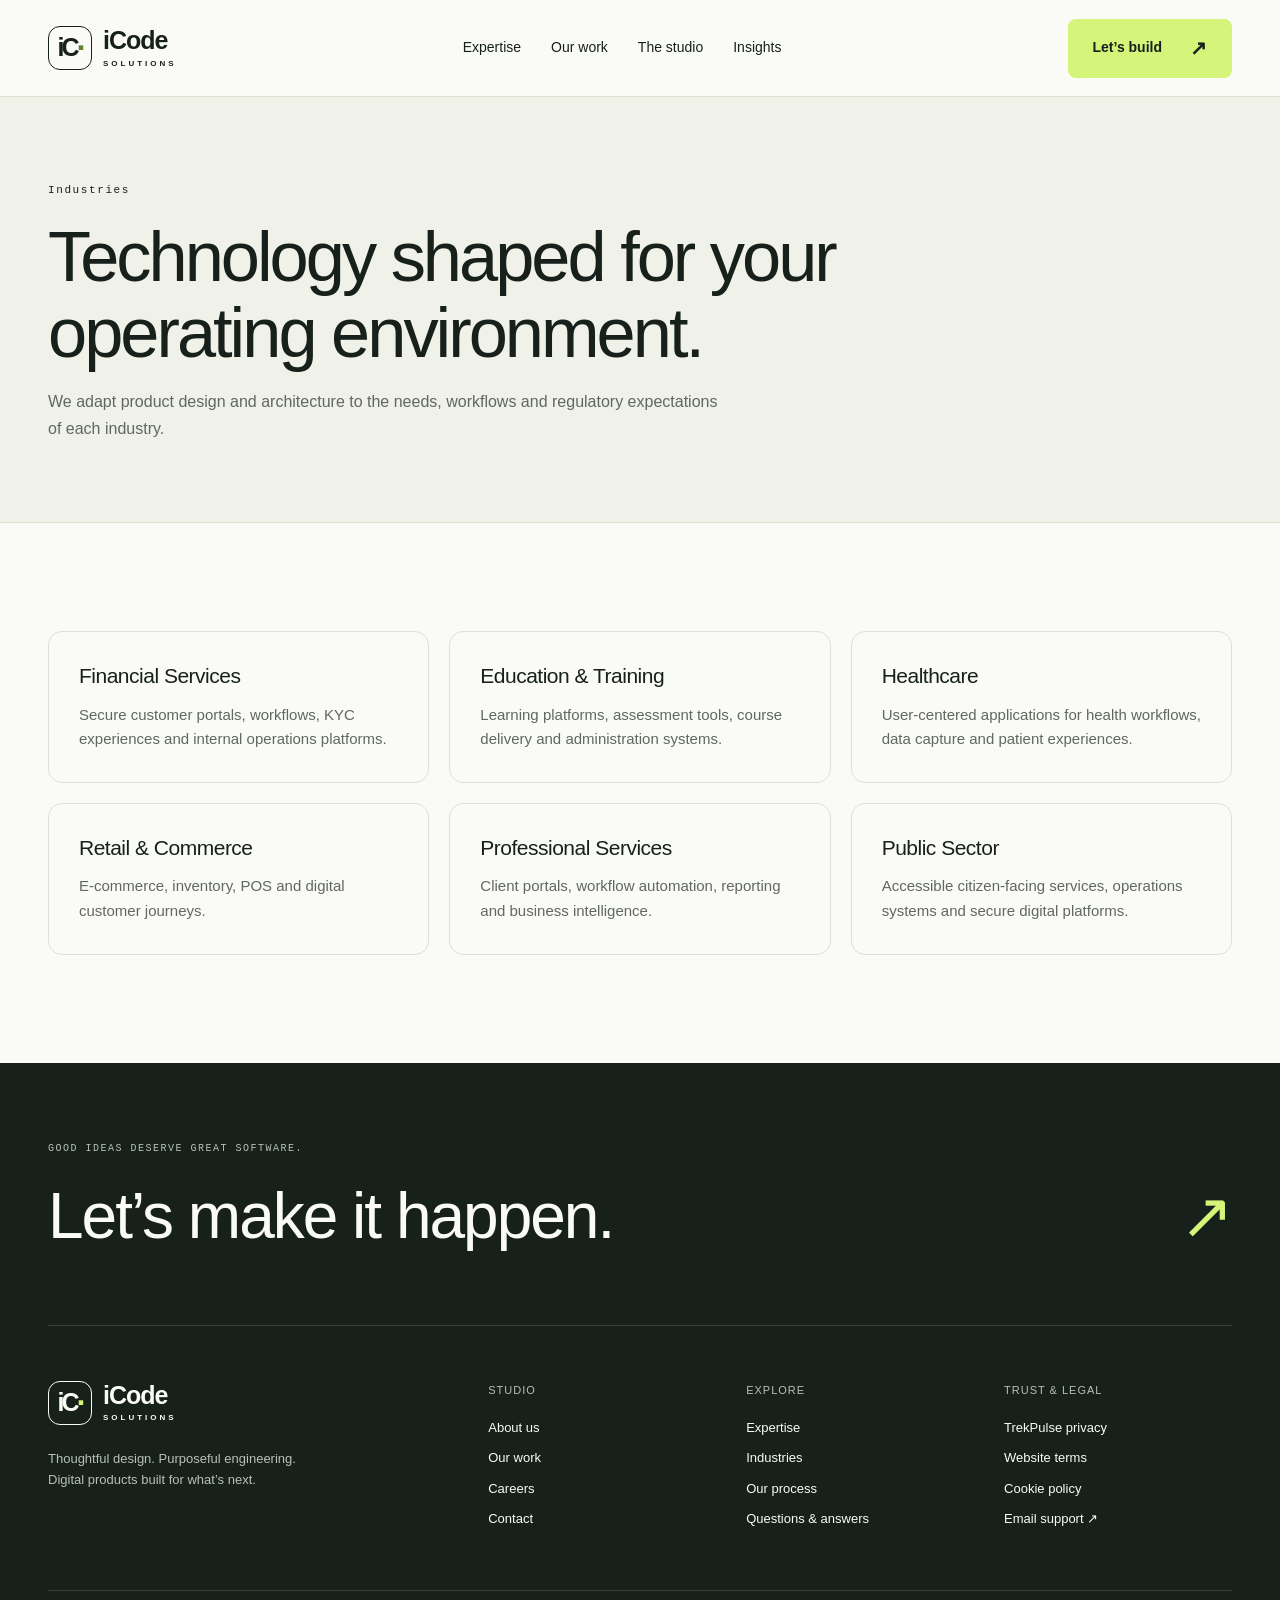
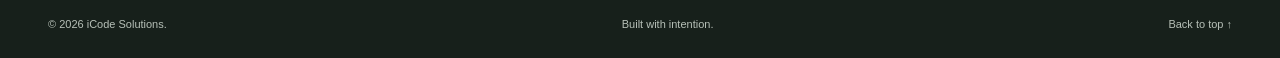
<file: industries.html>
<!doctype html><html lang="en"><head><meta name="theme-color" content="#17201b"><meta charset="utf-8"><meta name="viewport" content="width=device-width,initial-scale=1"><meta name="description" content="iCode Solutions — modern software, web, mobile, cloud and digital transformation services."><title>Industries | iCode Solutions</title><link rel="stylesheet" href="assets/css/styles.css"></head><body><a class="skip-link" href="#main">Skip to content</a>
<header class="site-header"><div class="container nav">
<a class="brand" href="index.html" aria-label="iCode Solutions home"><span class="brand-mark" aria-hidden="true">iC<span>·</span></span><span>iCode<span class="brand-sub">SOLUTIONS</span></span></a>
<nav class="nav-links" aria-label="Main navigation"><a href="services.html">Expertise</a><a href="portfolio.html">Our work</a><a href="about.html">The studio</a><a href="insights.html">Insights</a></nav>
<a class="btn btn-primary nav-cta" href="quote.html">Let’s build <span aria-hidden="true">↗</span></a>
<details class="mobile-menu"><summary>Menu <span aria-hidden="true">＋</span></summary><nav aria-label="Mobile navigation"><a href="index.html">Home</a><a href="services.html">Expertise</a><a href="portfolio.html">Our work</a><a href="about.html">The studio</a><a href="insights.html">Insights</a><a href="contact.html">Contact</a><a href="quote.html">Start a project ↗</a></nav></details>
</div></header><main id="main"><section class="page-hero"><div class="container"><span class="eyebrow eyebrow-light">Industries</span><h1>Technology shaped for your operating environment.</h1><p class="lead">We adapt product design and architecture to the needs, workflows and regulatory expectations of each industry.</p></div></section><section class="section"><div class="container cards"><div class="card"><h3>Financial Services</h3><p>Secure customer portals, workflows, KYC experiences and internal operations platforms.</p></div><div class="card"><h3>Education & Training</h3><p>Learning platforms, assessment tools, course delivery and administration systems.</p></div><div class="card"><h3>Healthcare</h3><p>User-centered applications for health workflows, data capture and patient experiences.</p></div><div class="card"><h3>Retail & Commerce</h3><p>E-commerce, inventory, POS and digital customer journeys.</p></div><div class="card"><h3>Professional Services</h3><p>Client portals, workflow automation, reporting and business intelligence.</p></div><div class="card"><h3>Public Sector</h3><p>Accessible citizen-facing services, operations systems and secure digital platforms.</p></div></div></section></main><footer class="site-footer"><div class="container"><div class="footer-intro"><p>GOOD IDEAS DESERVE GREAT SOFTWARE.</p><a href="quote.html">Let’s make it happen.<span aria-hidden="true">↗</span></a></div><div class="footer-grid"><div><a class="brand" href="index.html"><span class="brand-mark" aria-hidden="true">iC<span>·</span></span><span>iCode<span class="brand-sub">SOLUTIONS</span></span></a><p>Thoughtful design. Purposeful engineering.<br>Digital products built for what’s next.</p></div><div><h2>Studio</h2><a href="about.html">About us</a><a href="portfolio.html">Our work</a><a href="careers.html">Careers</a><a href="contact.html">Contact</a></div><div><h2>Explore</h2><a href="services.html">Expertise</a><a href="industries.html" aria-current="page">Industries</a><a href="process.html">Our process</a><a href="faq.html">Questions & answers</a></div><div><h2>Trust & legal</h2><a href="privacy.html">TrekPulse privacy</a><a href="terms.html">Website terms</a><a href="cookies.html">Cookie policy</a><a href="mailto:gbengaobafemi1@gmail.com">Email support ↗</a></div></div><div class="footer-bottom"><span>© 2026 iCode Solutions.</span><span>Built with intention.</span><a href="#main">Back to top ↑</a></div></div></footer></body></html>
</file>
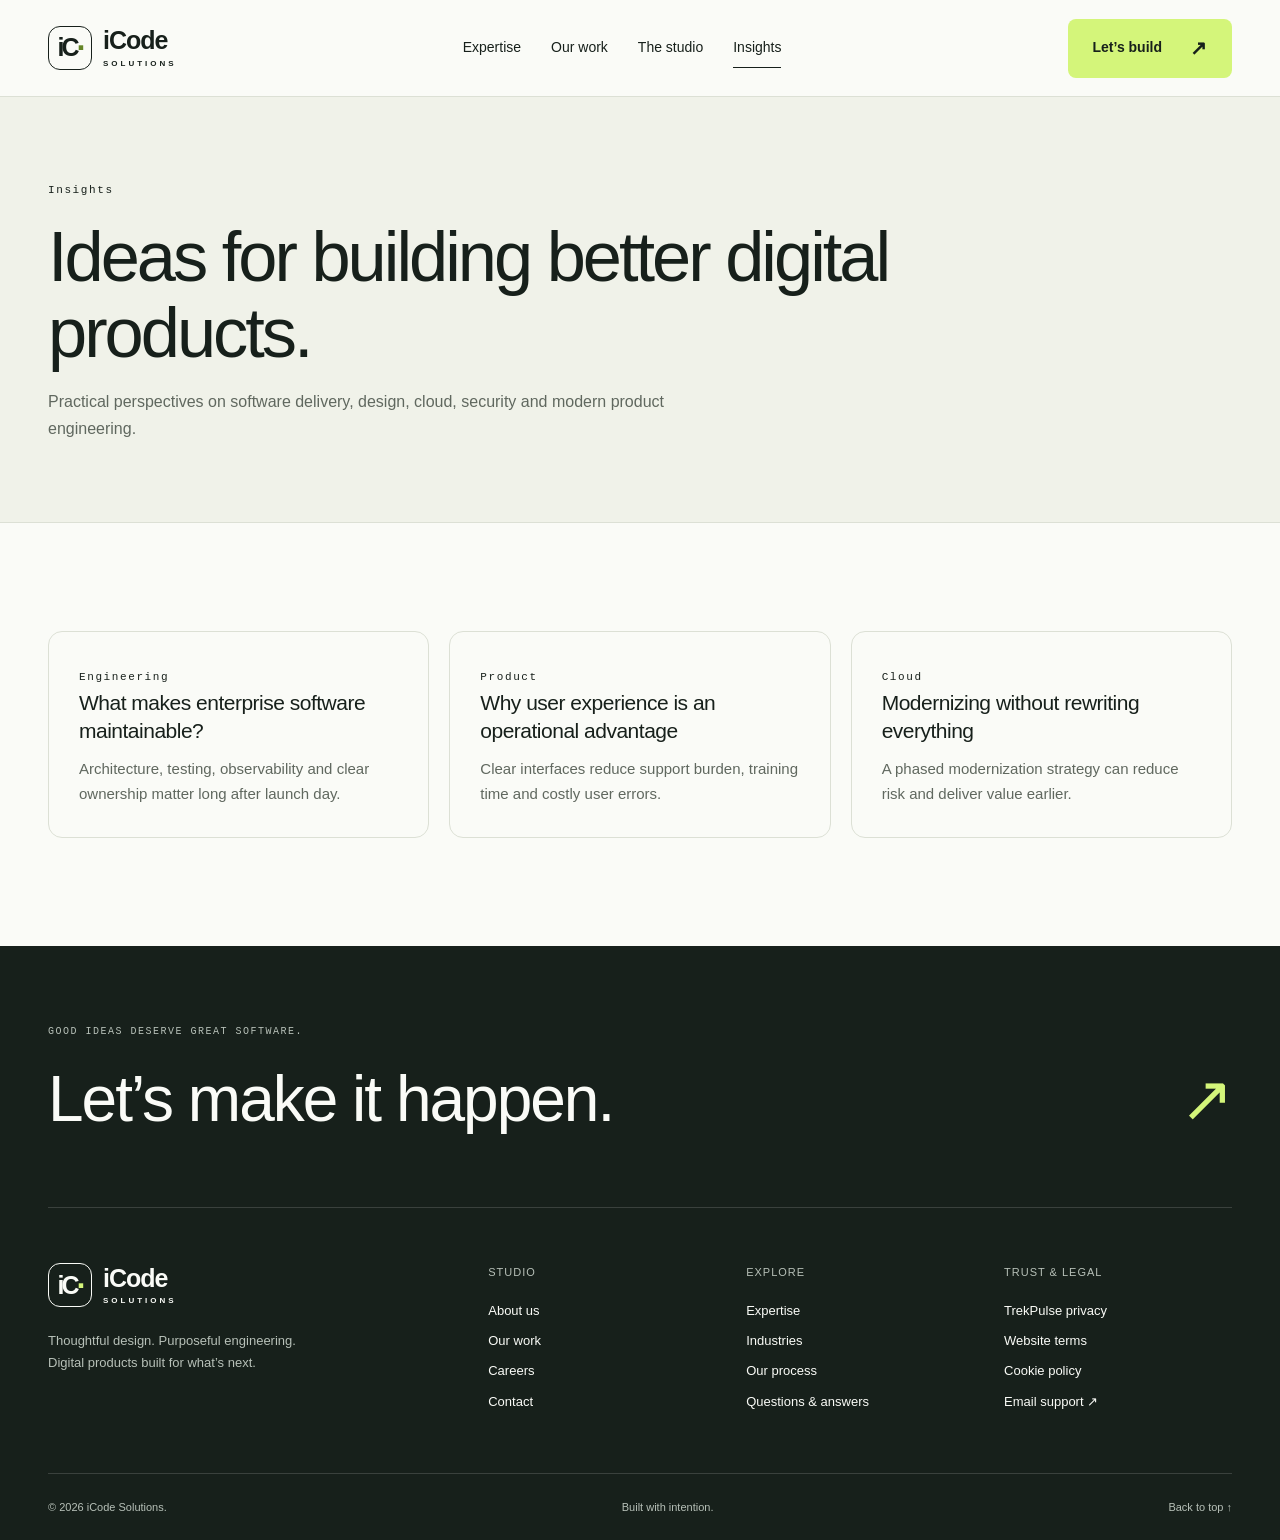
<file: insights.html>
<!doctype html><html lang="en"><head><meta name="theme-color" content="#17201b"><meta charset="utf-8"><meta name="viewport" content="width=device-width,initial-scale=1"><meta name="description" content="iCode Solutions — modern software, web, mobile, cloud and digital transformation services."><title>Insights | iCode Solutions</title><link rel="stylesheet" href="assets/css/styles.css"></head><body><a class="skip-link" href="#main">Skip to content</a>
<header class="site-header"><div class="container nav">
<a class="brand" href="index.html" aria-label="iCode Solutions home"><span class="brand-mark" aria-hidden="true">iC<span>·</span></span><span>iCode<span class="brand-sub">SOLUTIONS</span></span></a>
<nav class="nav-links" aria-label="Main navigation"><a href="services.html">Expertise</a><a href="portfolio.html">Our work</a><a href="about.html">The studio</a><a href="insights.html" aria-current="page">Insights</a></nav>
<a class="btn btn-primary nav-cta" href="quote.html">Let’s build <span aria-hidden="true">↗</span></a>
<details class="mobile-menu"><summary>Menu <span aria-hidden="true">＋</span></summary><nav aria-label="Mobile navigation"><a href="index.html">Home</a><a href="services.html">Expertise</a><a href="portfolio.html">Our work</a><a href="about.html">The studio</a><a href="insights.html" aria-current="page">Insights</a><a href="contact.html">Contact</a><a href="quote.html">Start a project ↗</a></nav></details>
</div></header><main id="main"><section class="page-hero"><div class="container"><span class="eyebrow eyebrow-light">Insights</span><h1>Ideas for building better digital products.</h1><p class="lead">Practical perspectives on software delivery, design, cloud, security and modern product engineering.</p></div></section><section class="section"><div class="container cards"><article class="card"><span class="eyebrow eyebrow-light">Engineering</span><h3>What makes enterprise software maintainable?</h3><p>Architecture, testing, observability and clear ownership matter long after launch day.</p></article><article class="card"><span class="eyebrow eyebrow-light">Product</span><h3>Why user experience is an operational advantage</h3><p>Clear interfaces reduce support burden, training time and costly user errors.</p></article><article class="card"><span class="eyebrow eyebrow-light">Cloud</span><h3>Modernizing without rewriting everything</h3><p>A phased modernization strategy can reduce risk and deliver value earlier.</p></article></div></section></main><footer class="site-footer"><div class="container"><div class="footer-intro"><p>GOOD IDEAS DESERVE GREAT SOFTWARE.</p><a href="quote.html">Let’s make it happen.<span aria-hidden="true">↗</span></a></div><div class="footer-grid"><div><a class="brand" href="index.html"><span class="brand-mark" aria-hidden="true">iC<span>·</span></span><span>iCode<span class="brand-sub">SOLUTIONS</span></span></a><p>Thoughtful design. Purposeful engineering.<br>Digital products built for what’s next.</p></div><div><h2>Studio</h2><a href="about.html">About us</a><a href="portfolio.html">Our work</a><a href="careers.html">Careers</a><a href="contact.html">Contact</a></div><div><h2>Explore</h2><a href="services.html">Expertise</a><a href="industries.html">Industries</a><a href="process.html">Our process</a><a href="faq.html">Questions & answers</a></div><div><h2>Trust & legal</h2><a href="privacy.html">TrekPulse privacy</a><a href="terms.html">Website terms</a><a href="cookies.html">Cookie policy</a><a href="mailto:gbengaobafemi1@gmail.com">Email support ↗</a></div></div><div class="footer-bottom"><span>© 2026 iCode Solutions.</span><span>Built with intention.</span><a href="#main">Back to top ↑</a></div></div></footer></body></html>
</file>
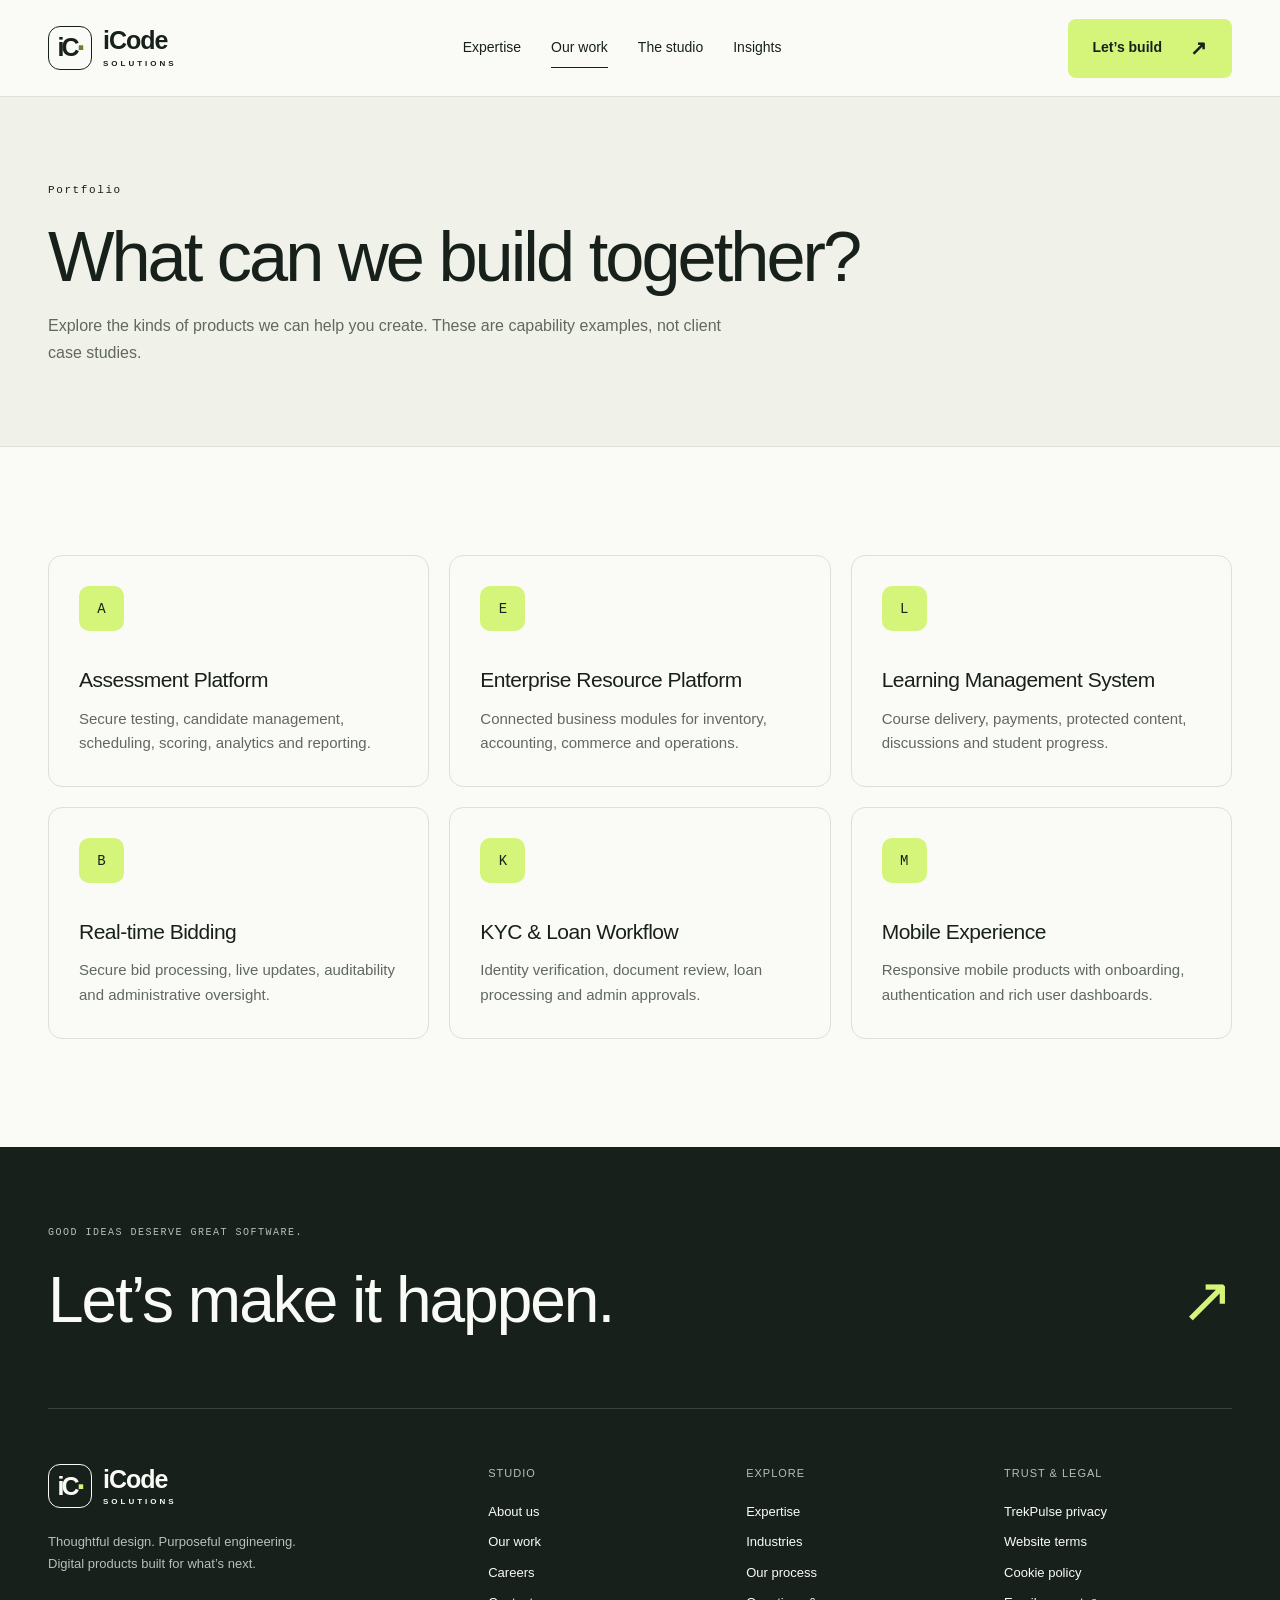
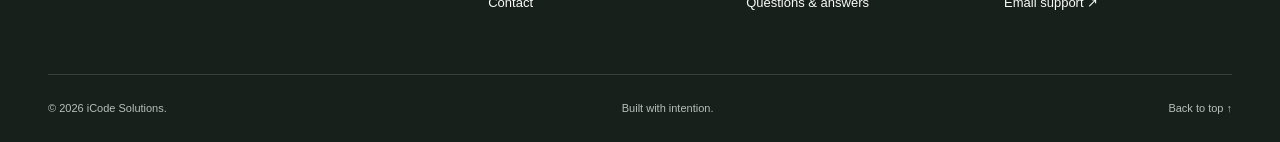
<file: portfolio.html>
<!doctype html><html lang="en"><head><meta name="theme-color" content="#17201b"><meta charset="utf-8"><meta name="viewport" content="width=device-width,initial-scale=1"><meta name="description" content="iCode Solutions — modern software, web, mobile, cloud and digital transformation services."><title>Portfolio | iCode Solutions</title><link rel="stylesheet" href="assets/css/styles.css"></head><body><a class="skip-link" href="#main">Skip to content</a>
<header class="site-header"><div class="container nav">
<a class="brand" href="index.html" aria-label="iCode Solutions home"><span class="brand-mark" aria-hidden="true">iC<span>·</span></span><span>iCode<span class="brand-sub">SOLUTIONS</span></span></a>
<nav class="nav-links" aria-label="Main navigation"><a href="services.html">Expertise</a><a href="portfolio.html" aria-current="page">Our work</a><a href="about.html">The studio</a><a href="insights.html">Insights</a></nav>
<a class="btn btn-primary nav-cta" href="quote.html">Let’s build <span aria-hidden="true">↗</span></a>
<details class="mobile-menu"><summary>Menu <span aria-hidden="true">＋</span></summary><nav aria-label="Mobile navigation"><a href="index.html">Home</a><a href="services.html">Expertise</a><a href="portfolio.html" aria-current="page">Our work</a><a href="about.html">The studio</a><a href="insights.html">Insights</a><a href="contact.html">Contact</a><a href="quote.html">Start a project ↗</a></nav></details>
</div></header><main id="main"><section class="page-hero"><div class="container"><span class="eyebrow eyebrow-light">Portfolio</span><h1>What can we build together?</h1><p class="lead">Explore the kinds of products we can help you create. These are capability examples, not client case studies.</p></div></section><section class="section"><div class="container cards"><div class="card"><div class="icon">A</div><h3>Assessment Platform</h3><p>Secure testing, candidate management, scheduling, scoring, analytics and reporting.</p></div><div class="card"><div class="icon">E</div><h3>Enterprise Resource Platform</h3><p>Connected business modules for inventory, accounting, commerce and operations.</p></div><div class="card"><div class="icon">L</div><h3>Learning Management System</h3><p>Course delivery, payments, protected content, discussions and student progress.</p></div><div class="card"><div class="icon">B</div><h3>Real-time Bidding</h3><p>Secure bid processing, live updates, auditability and administrative oversight.</p></div><div class="card"><div class="icon">K</div><h3>KYC & Loan Workflow</h3><p>Identity verification, document review, loan processing and admin approvals.</p></div><div class="card"><div class="icon">M</div><h3>Mobile Experience</h3><p>Responsive mobile products with onboarding, authentication and rich user dashboards.</p></div></div></section></main><footer class="site-footer"><div class="container"><div class="footer-intro"><p>GOOD IDEAS DESERVE GREAT SOFTWARE.</p><a href="quote.html">Let’s make it happen.<span aria-hidden="true">↗</span></a></div><div class="footer-grid"><div><a class="brand" href="index.html"><span class="brand-mark" aria-hidden="true">iC<span>·</span></span><span>iCode<span class="brand-sub">SOLUTIONS</span></span></a><p>Thoughtful design. Purposeful engineering.<br>Digital products built for what’s next.</p></div><div><h2>Studio</h2><a href="about.html">About us</a><a href="portfolio.html" aria-current="page">Our work</a><a href="careers.html">Careers</a><a href="contact.html">Contact</a></div><div><h2>Explore</h2><a href="services.html">Expertise</a><a href="industries.html">Industries</a><a href="process.html">Our process</a><a href="faq.html">Questions & answers</a></div><div><h2>Trust & legal</h2><a href="privacy.html">TrekPulse privacy</a><a href="terms.html">Website terms</a><a href="cookies.html">Cookie policy</a><a href="mailto:gbengaobafemi1@gmail.com">Email support ↗</a></div></div><div class="footer-bottom"><span>© 2026 iCode Solutions.</span><span>Built with intention.</span><a href="#main">Back to top ↑</a></div></div></footer></body></html>
</file>
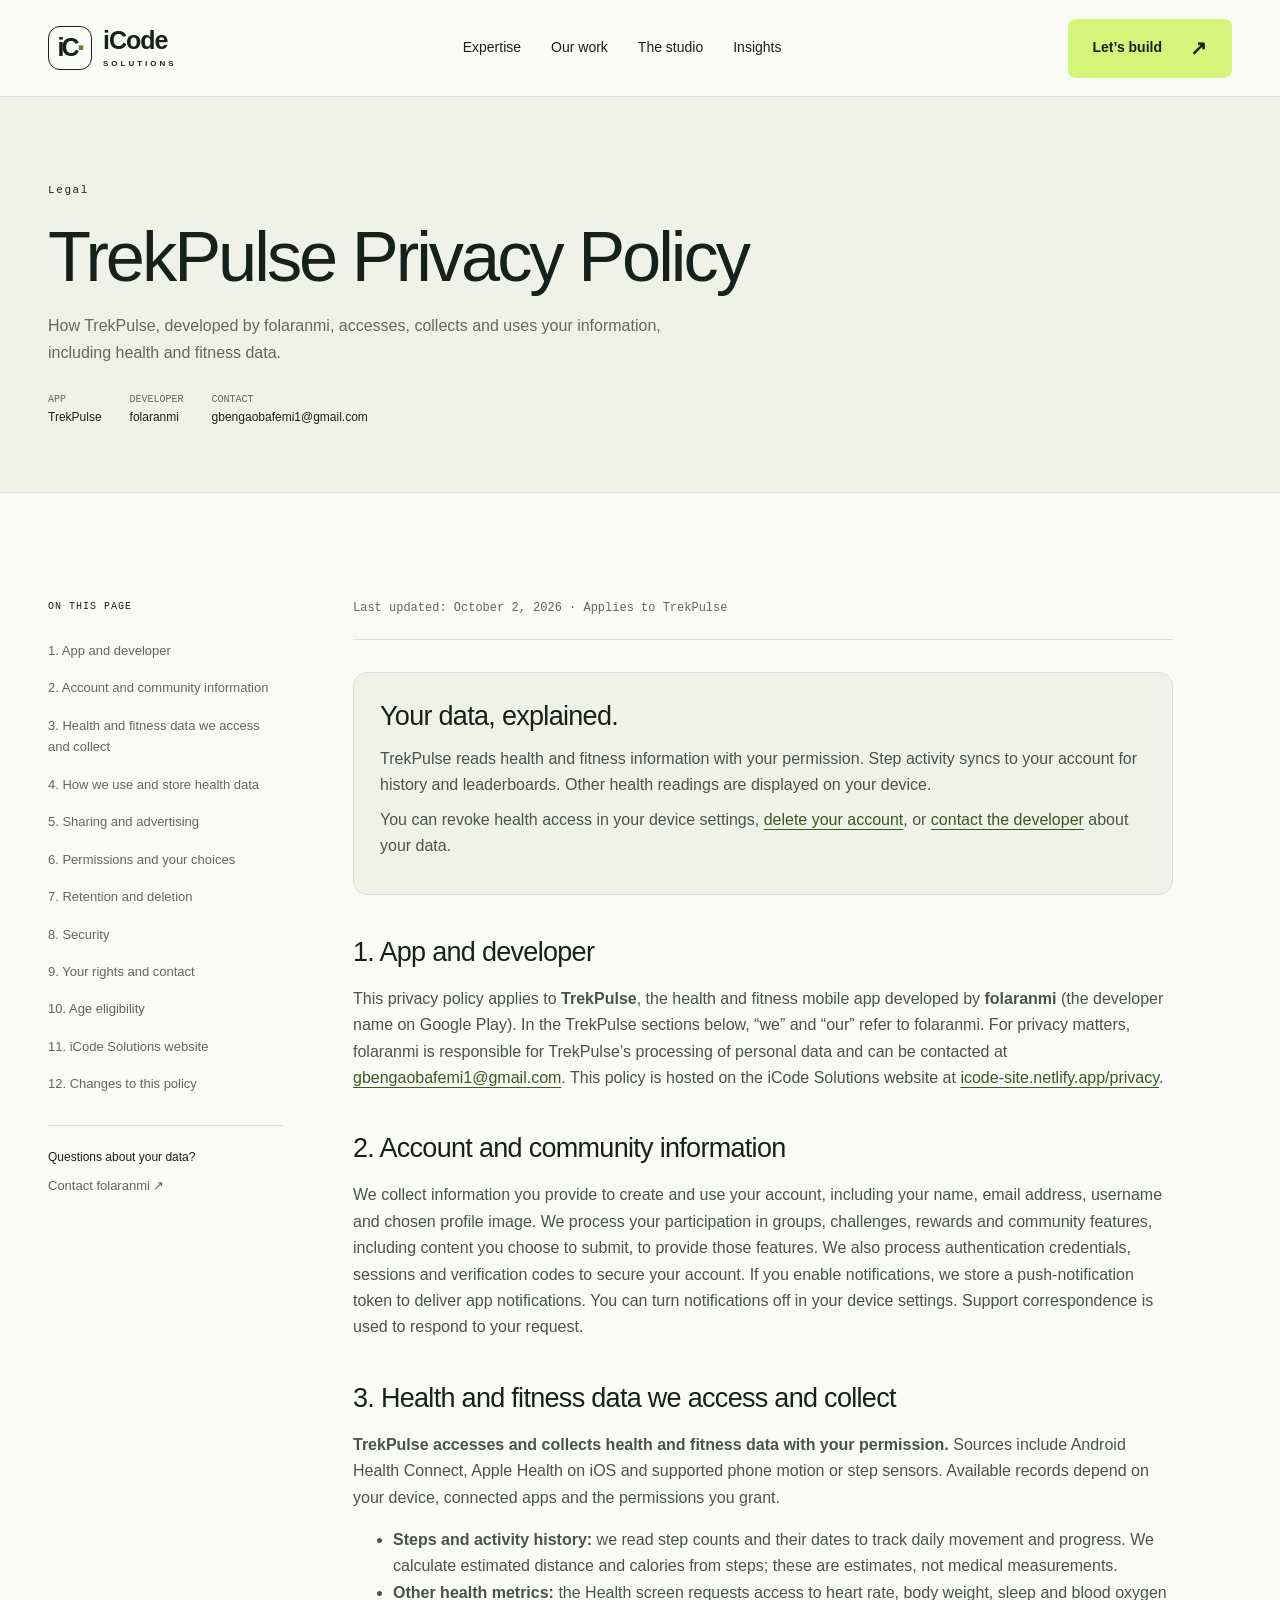
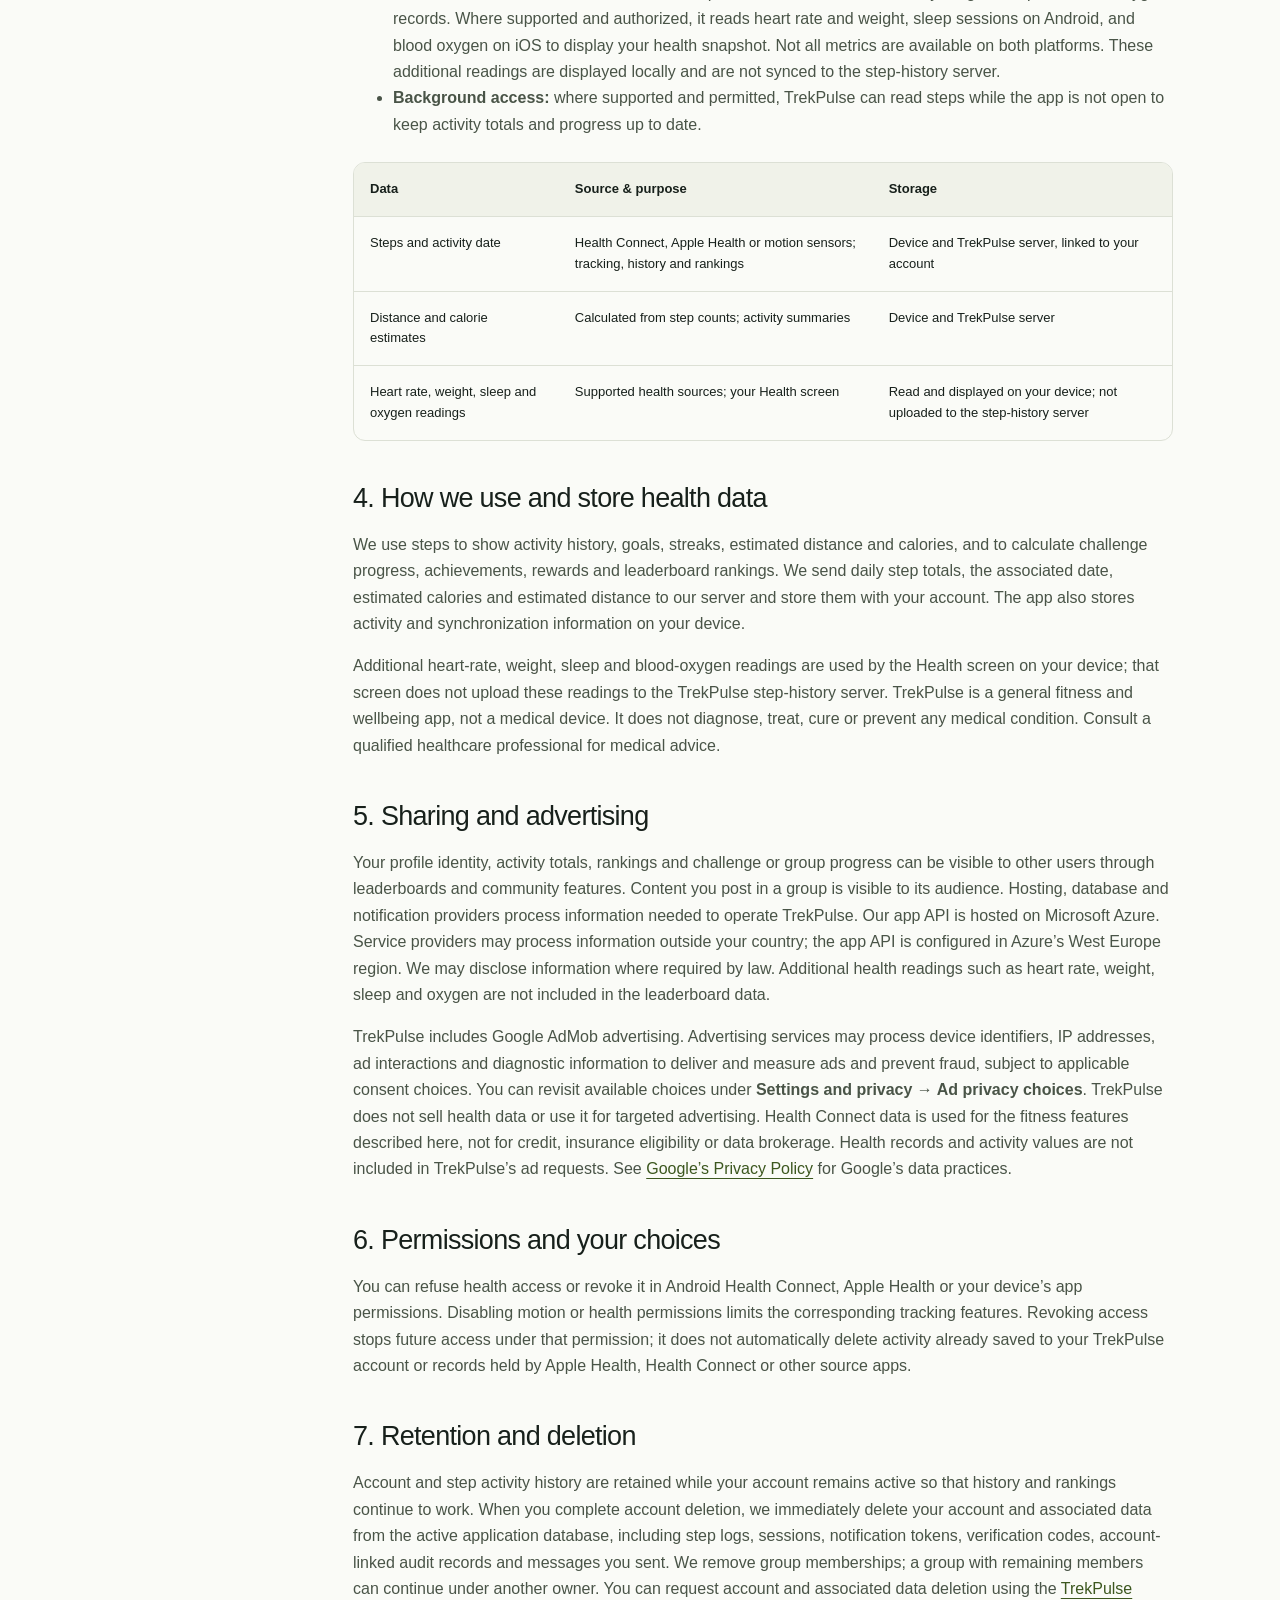
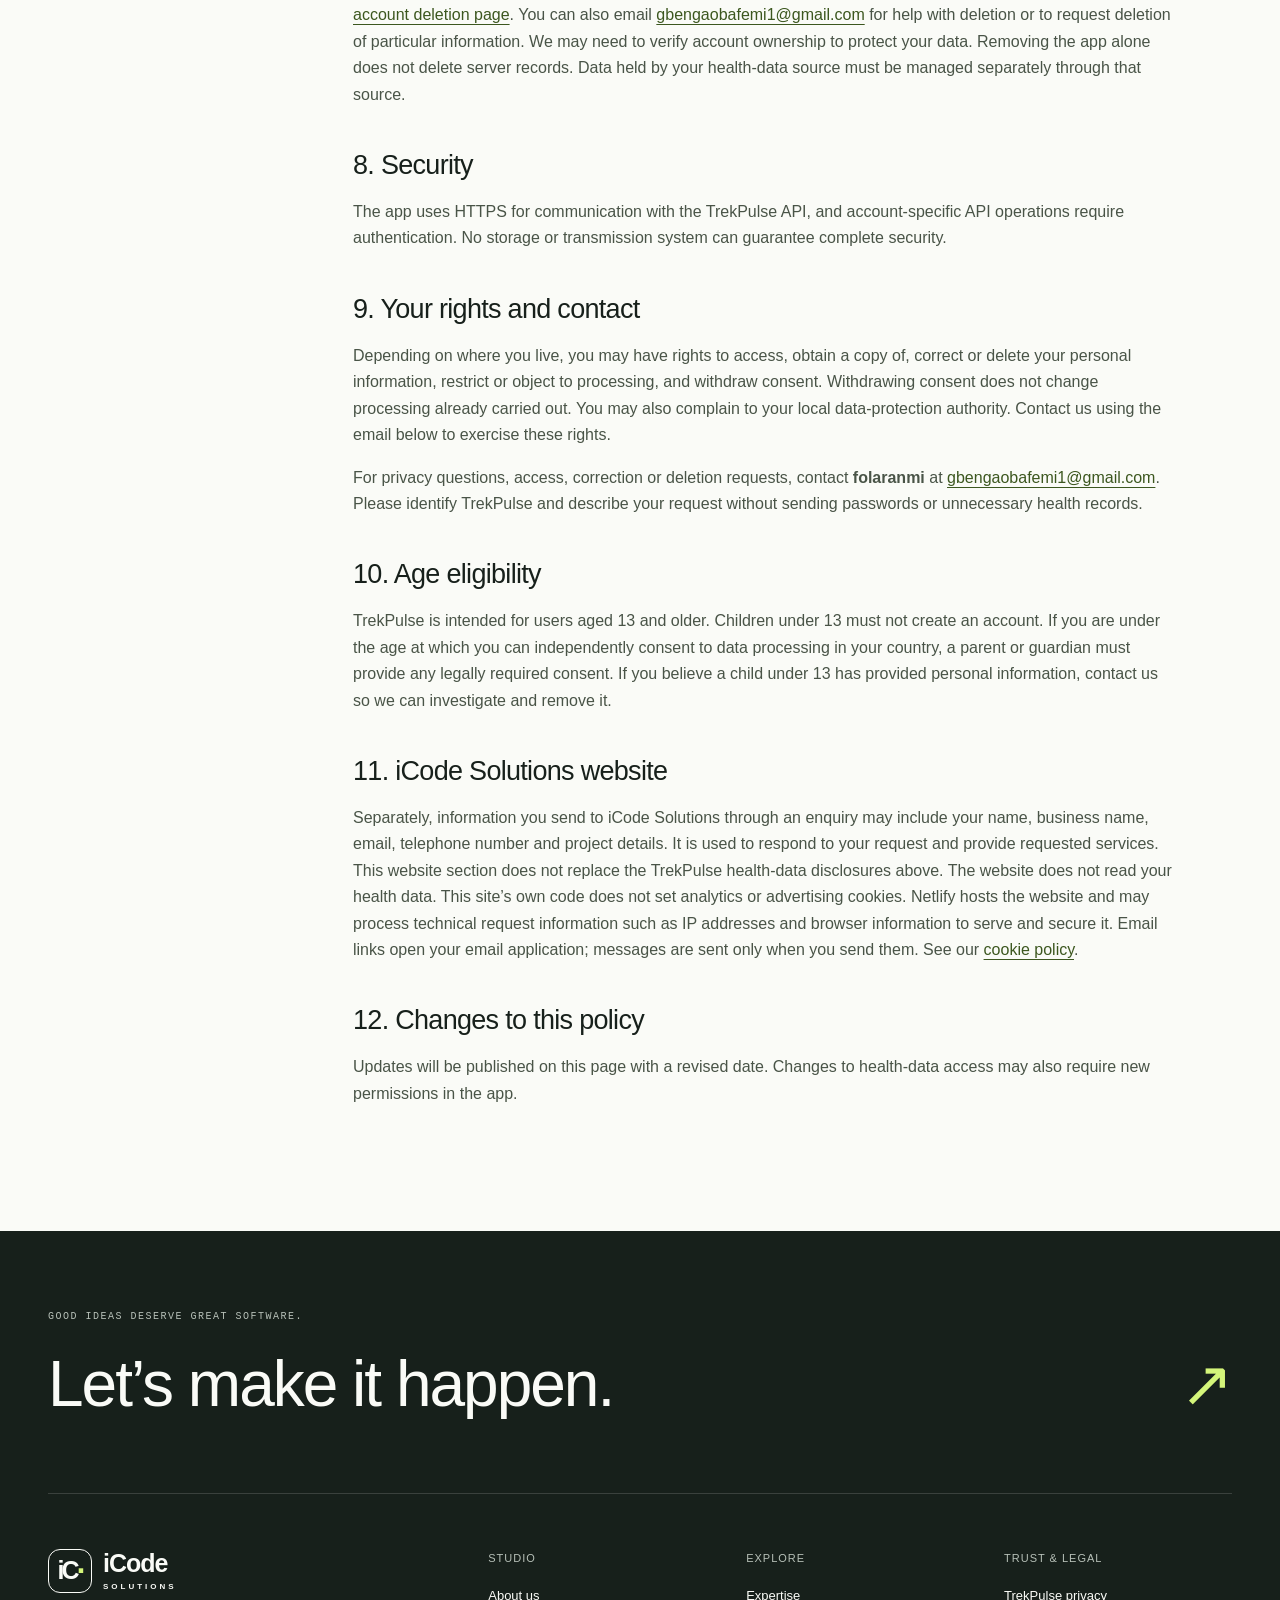
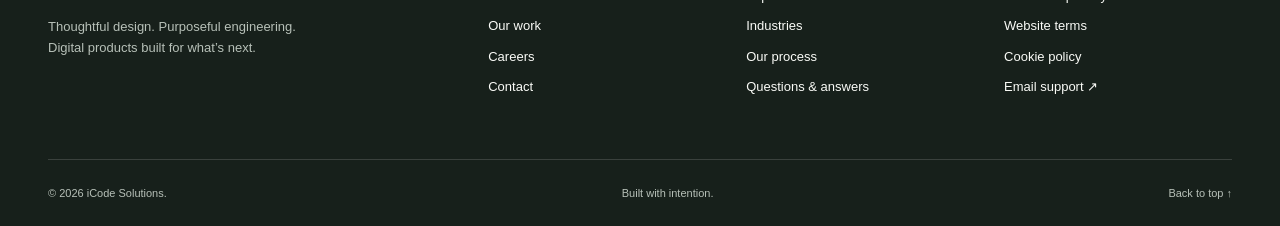
<file: privacy.html>
<!doctype html><html lang="en"><head><meta name="theme-color" content="#17201b"><meta charset="utf-8"><meta name="viewport" content="width=device-width,initial-scale=1"><meta name="description" content="Privacy policy for TrekPulse by folaranmi: health and fitness data, permissions, account information, sharing and deletion."><title>TrekPulse Privacy Policy | folaranmi | iCode Solutions</title><link rel="canonical" href="https://icode-site.netlify.app/privacy"><link rel="stylesheet" href="assets/css/styles.css"></head><body><a class="skip-link" href="#main">Skip to content</a>
<header class="site-header"><div class="container nav">
<a class="brand" href="index.html" aria-label="iCode Solutions home"><span class="brand-mark" aria-hidden="true">iC<span>·</span></span><span>iCode<span class="brand-sub">SOLUTIONS</span></span></a>
<nav class="nav-links" aria-label="Main navigation"><a href="services.html">Expertise</a><a href="portfolio.html">Our work</a><a href="about.html">The studio</a><a href="insights.html">Insights</a></nav>
<a class="btn btn-primary nav-cta" href="quote.html">Let’s build <span aria-hidden="true">↗</span></a>
<details class="mobile-menu"><summary>Menu <span aria-hidden="true">＋</span></summary><nav aria-label="Mobile navigation"><a href="index.html">Home</a><a href="services.html">Expertise</a><a href="portfolio.html">Our work</a><a href="about.html">The studio</a><a href="insights.html">Insights</a><a href="contact.html">Contact</a><a href="quote.html">Start a project ↗</a></nav></details>
</div></header><main id="main"><section class="page-hero"><div class="container"><span class="eyebrow eyebrow-light">Legal</span><h1>TrekPulse Privacy Policy</h1><p class="lead">How TrekPulse, developed by folaranmi, accesses, collects and uses your information, including health and fitness data.</p><div class="privacy-identity"><div><span>APP</span>TrekPulse</div><div><span>DEVELOPER</span>folaranmi</div><div><span>CONTACT</span><a href="mailto:gbengaobafemi1@gmail.com">gbengaobafemi1@gmail.com</a></div></div></div></section><section class="section privacy-section"><div class="container legal-layout"><aside class="legal-nav" aria-label="Privacy policy sections"><p>ON THIS PAGE</p><a href="#identity">1. App and developer</a><a href="#account-data">2. Account and community information</a><a href="#health-data">3. Health and fitness data we access and collect</a><a href="#health-use">4. How we use and store health data</a><a href="#sharing">5. Sharing and advertising</a><a href="#permissions">6. Permissions and your choices</a><a href="#retention">7. Retention and deletion</a><a href="#security">8. Security</a><a href="#rights">9. Your rights and contact</a><a href="#age">10. Age eligibility</a><a href="#website">11. iCode Solutions website</a><a href="#changes">12. Changes to this policy</a><div class="legal-contact">Questions about your data?<br><a href="mailto:gbengaobafemi1@gmail.com">Contact folaranmi ↗</a></div></aside><div class="content"><div class="legal-meta">Last updated: October 2, 2026 · Applies to TrekPulse</div>
<div class="legal-summary"><h2>Your data, explained.</h2><p>TrekPulse reads health and fitness information with your permission. Step activity syncs to your account for history and leaderboards. Other health readings are displayed on your device.</p><p>You can revoke health access in your device settings, <a href="#retention">delete your account</a>, or <a href="mailto:gbengaobafemi1@gmail.com">contact the developer</a> about your data.</p></div>
<h2 id="identity">1. App and developer</h2>
<p>This privacy policy applies to <strong>TrekPulse</strong>, the health and fitness mobile app developed by <strong>folaranmi</strong> (the developer name on Google Play). In the TrekPulse sections below, “we” and “our” refer to folaranmi. For privacy matters, folaranmi is responsible for TrekPulse’s processing of personal data and can be contacted at <a href="mailto:gbengaobafemi1@gmail.com">gbengaobafemi1@gmail.com</a>. This policy is hosted on the iCode Solutions website at <a href="https://icode-site.netlify.app/privacy">icode-site.netlify.app/privacy</a>.</p>
<h2 id="account-data">2. Account and community information</h2>
<p>We collect information you provide to create and use your account, including your name, email address, username and chosen profile image. We process your participation in groups, challenges, rewards and community features, including content you choose to submit, to provide those features. We also process authentication credentials, sessions and verification codes to secure your account. If you enable notifications, we store a push-notification token to deliver app notifications. You can turn notifications off in your device settings. Support correspondence is used to respond to your request.</p>
<h2 id="health-data">3. Health and fitness data we access and collect</h2>
<p><strong>TrekPulse accesses and collects health and fitness data with your permission.</strong> Sources include Android Health Connect, Apple Health on iOS and supported phone motion or step sensors. Available records depend on your device, connected apps and the permissions you grant.</p>
<ul>
<li><strong>Steps and activity history:</strong> we read step counts and their dates to track daily movement and progress. We calculate estimated distance and calories from steps; these are estimates, not medical measurements.</li>
<li><strong>Other health metrics:</strong> the Health screen requests access to heart rate, body weight, sleep and blood oxygen records. Where supported and authorized, it reads heart rate and weight, sleep sessions on Android, and blood oxygen on iOS to display your health snapshot. Not all metrics are available on both platforms. These additional readings are displayed locally and are not synced to the step-history server.</li>
<li><strong>Background access:</strong> where supported and permitted, TrekPulse can read steps while the app is not open to keep activity totals and progress up to date.</li>
</ul>
<div class="data-table-wrap" role="region" aria-label="Health data summary" tabindex="0"><table class="data-table"><caption class="sr-only">Health data sources, purpose and storage</caption><thead><tr><th scope="col">Data</th><th scope="col">Source & purpose</th><th scope="col">Storage</th></tr></thead><tbody><tr><td>Steps and activity date</td><td>Health Connect, Apple Health or motion sensors; tracking, history and rankings</td><td>Device and TrekPulse server, linked to your account</td></tr><tr><td>Distance and calorie estimates</td><td>Calculated from step counts; activity summaries</td><td>Device and TrekPulse server</td></tr><tr><td>Heart rate, weight, sleep and oxygen readings</td><td>Supported health sources; your Health screen</td><td>Read and displayed on your device; not uploaded to the step-history server</td></tr></tbody></table></div>
<h2 id="health-use">4. How we use and store health data</h2>
<p>We use steps to show activity history, goals, streaks, estimated distance and calories, and to calculate challenge progress, achievements, rewards and leaderboard rankings. We send daily step totals, the associated date, estimated calories and estimated distance to our server and store them with your account. The app also stores activity and synchronization information on your device.</p>
<p>Additional heart-rate, weight, sleep and blood-oxygen readings are used by the Health screen on your device; that screen does not upload these readings to the TrekPulse step-history server. TrekPulse is a general fitness and wellbeing app, not a medical device. It does not diagnose, treat, cure or prevent any medical condition. Consult a qualified healthcare professional for medical advice.</p>
<h2 id="sharing">5. Sharing and advertising</h2>
<p>Your profile identity, activity totals, rankings and challenge or group progress can be visible to other users through leaderboards and community features. Content you post in a group is visible to its audience. Hosting, database and notification providers process information needed to operate TrekPulse. Our app API is hosted on Microsoft Azure. Service providers may process information outside your country; the app API is configured in Azure’s West Europe region. We may disclose information where required by law. Additional health readings such as heart rate, weight, sleep and oxygen are not included in the leaderboard data.</p>
<p>TrekPulse includes Google AdMob advertising. Advertising services may process device identifiers, IP addresses, ad interactions and diagnostic information to deliver and measure ads and prevent fraud, subject to applicable consent choices. You can revisit available choices under <strong>Settings and privacy → Ad privacy choices</strong>. TrekPulse does not sell health data or use it for targeted advertising. Health Connect data is used for the fitness features described here, not for credit, insurance eligibility or data brokerage. Health records and activity values are not included in TrekPulse’s ad requests. See <a href="https://policies.google.com/privacy">Google’s Privacy Policy</a> for Google’s data practices.</p>
<h2 id="permissions">6. Permissions and your choices</h2>
<p>You can refuse health access or revoke it in Android Health Connect, Apple Health or your device’s app permissions. Disabling motion or health permissions limits the corresponding tracking features. Revoking access stops future access under that permission; it does not automatically delete activity already saved to your TrekPulse account or records held by Apple Health, Health Connect or other source apps.</p>
<h2 id="retention">7. Retention and deletion</h2>
<p>Account and step activity history are retained while your account remains active so that history and rankings continue to work. When you complete account deletion, we immediately delete your account and associated data from the active application database, including step logs, sessions, notification tokens, verification codes, account-linked audit records and messages you sent. We remove group memberships; a group with remaining members can continue under another owner. You can request account and associated data deletion using the <a href="https://trekpulse-asbrduekf9f2engz.westeurope-01.azurewebsites.net/delete-account">TrekPulse account deletion page</a>. You can also email <a href="mailto:gbengaobafemi1@gmail.com">gbengaobafemi1@gmail.com</a> for help with deletion or to request deletion of particular information. We may need to verify account ownership to protect your data. Removing the app alone does not delete server records. Data held by your health-data source must be managed separately through that source.</p>
<h2 id="security">8. Security</h2>
<p>The app uses HTTPS for communication with the TrekPulse API, and account-specific API operations require authentication. No storage or transmission system can guarantee complete security.</p>
<h2 id="rights">9. Your rights and contact</h2><p>Depending on where you live, you may have rights to access, obtain a copy of, correct or delete your personal information, restrict or object to processing, and withdraw consent. Withdrawing consent does not change processing already carried out. You may also complain to your local data-protection authority. Contact us using the email below to exercise these rights.</p>
<p>For privacy questions, access, correction or deletion requests, contact <strong>folaranmi</strong> at <a href="mailto:gbengaobafemi1@gmail.com">gbengaobafemi1@gmail.com</a>. Please identify TrekPulse and describe your request without sending passwords or unnecessary health records.</p>
<h2 id="age">10. Age eligibility</h2><p>TrekPulse is intended for users aged 13 and older. Children under 13 must not create an account. If you are under the age at which you can independently consent to data processing in your country, a parent or guardian must provide any legally required consent. If you believe a child under 13 has provided personal information, contact us so we can investigate and remove it.</p>
<h2 id="website">11. iCode Solutions website</h2>
<p>Separately, information you send to iCode Solutions through an enquiry may include your name, business name, email, telephone number and project details. It is used to respond to your request and provide requested services. This website section does not replace the TrekPulse health-data disclosures above. The website does not read your health data. This site’s own code does not set analytics or advertising cookies. Netlify hosts the website and may process technical request information such as IP addresses and browser information to serve and secure it. Email links open your email application; messages are sent only when you send them. See our <a href="cookies.html">cookie policy</a>.</p>
<h2 id="changes">12. Changes to this policy</h2>
<p>Updates will be published on this page with a revised date. Changes to health-data access may also require new permissions in the app.</p>
</div></div></section></main><footer class="site-footer"><div class="container"><div class="footer-intro"><p>GOOD IDEAS DESERVE GREAT SOFTWARE.</p><a href="quote.html">Let’s make it happen.<span aria-hidden="true">↗</span></a></div><div class="footer-grid"><div><a class="brand" href="index.html"><span class="brand-mark" aria-hidden="true">iC<span>·</span></span><span>iCode<span class="brand-sub">SOLUTIONS</span></span></a><p>Thoughtful design. Purposeful engineering.<br>Digital products built for what’s next.</p></div><div><h2>Studio</h2><a href="about.html">About us</a><a href="portfolio.html">Our work</a><a href="careers.html">Careers</a><a href="contact.html">Contact</a></div><div><h2>Explore</h2><a href="services.html">Expertise</a><a href="industries.html">Industries</a><a href="process.html">Our process</a><a href="faq.html">Questions & answers</a></div><div><h2>Trust & legal</h2><a href="privacy.html" aria-current="page">TrekPulse privacy</a><a href="terms.html">Website terms</a><a href="cookies.html">Cookie policy</a><a href="mailto:gbengaobafemi1@gmail.com">Email support ↗</a></div></div><div class="footer-bottom"><span>© 2026 iCode Solutions.</span><span>Built with intention.</span><a href="#main">Back to top ↑</a></div></div></footer></body></html>
</file>
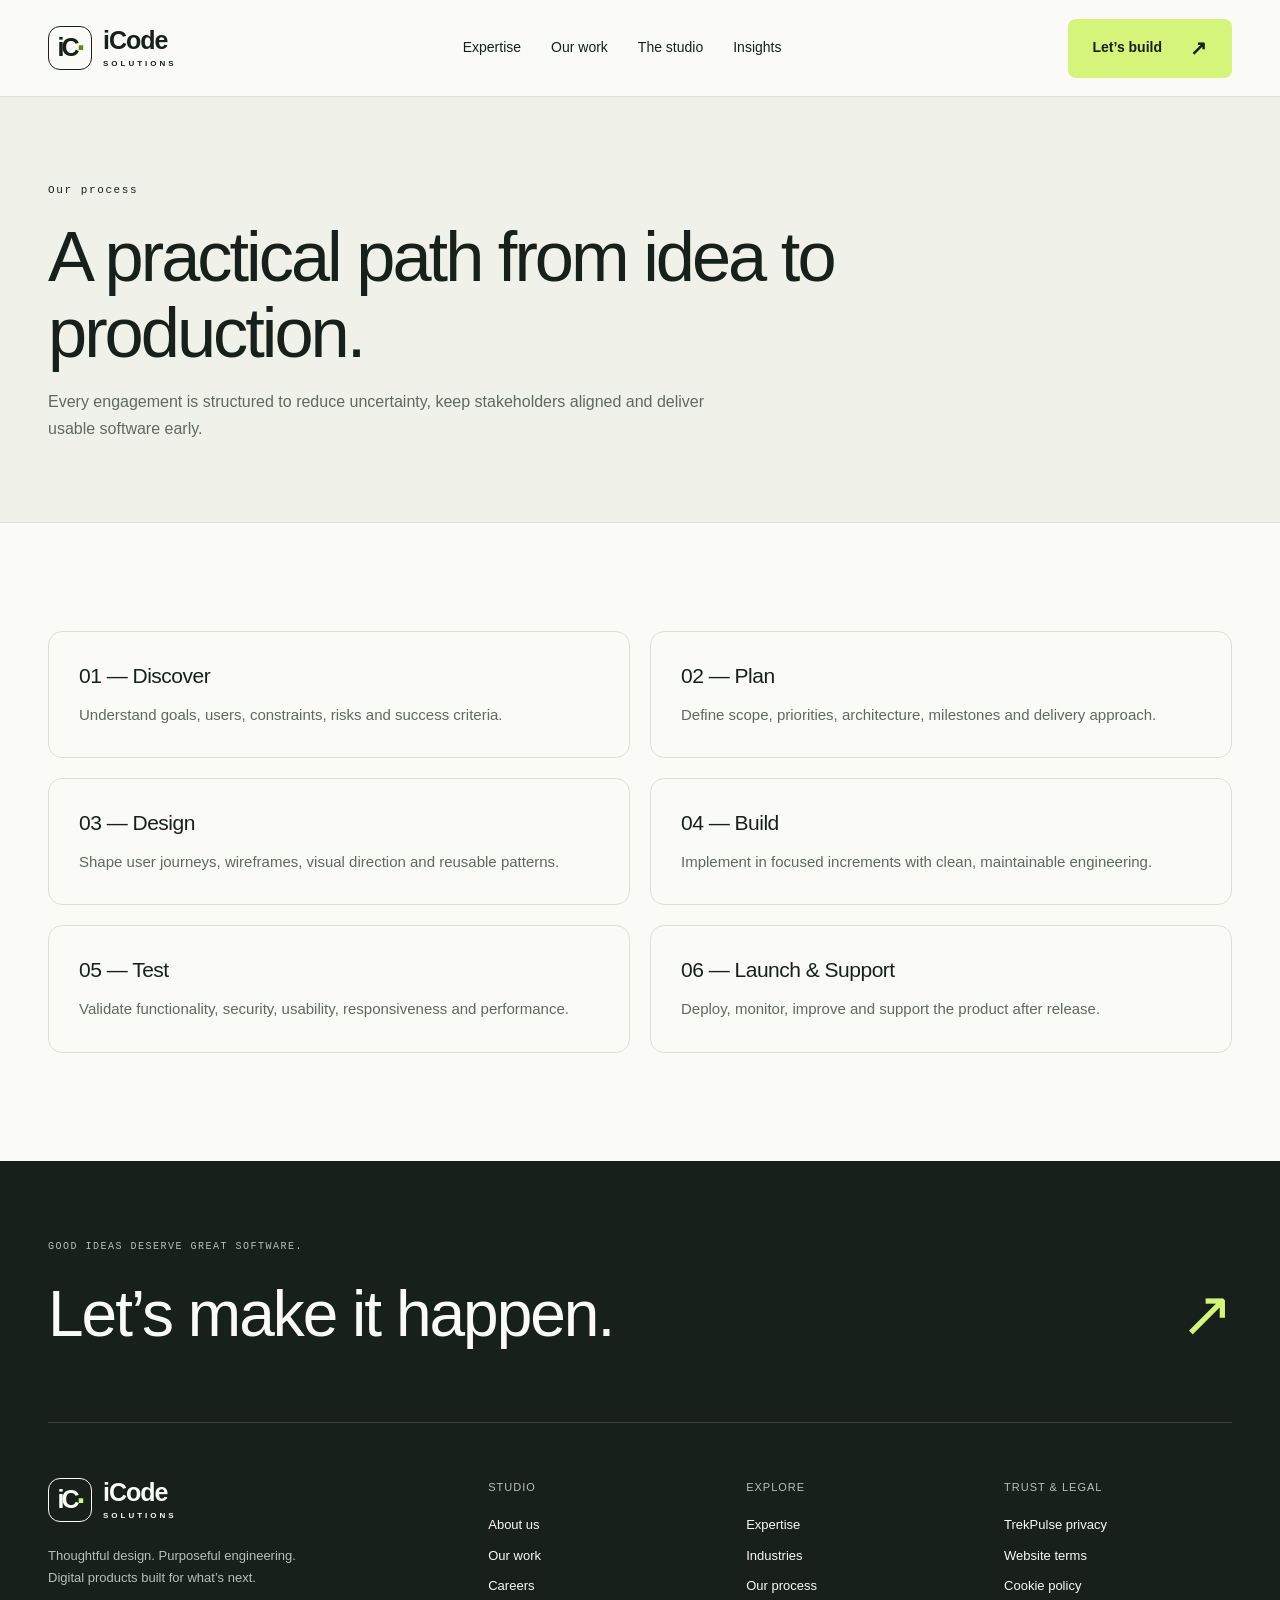
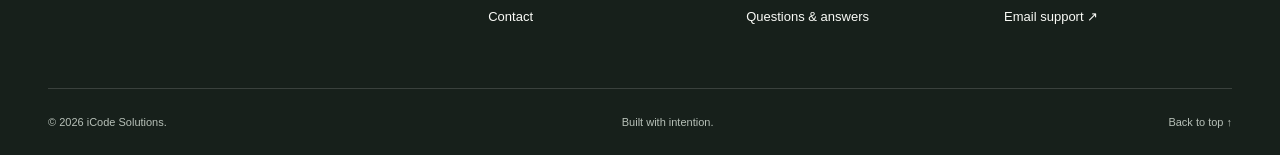
<file: process.html>
<!doctype html><html lang="en"><head><meta name="theme-color" content="#17201b"><meta charset="utf-8"><meta name="viewport" content="width=device-width,initial-scale=1"><meta name="description" content="iCode Solutions — modern software, web, mobile, cloud and digital transformation services."><title>Our Process | iCode Solutions</title><link rel="stylesheet" href="assets/css/styles.css"></head><body><a class="skip-link" href="#main">Skip to content</a>
<header class="site-header"><div class="container nav">
<a class="brand" href="index.html" aria-label="iCode Solutions home"><span class="brand-mark" aria-hidden="true">iC<span>·</span></span><span>iCode<span class="brand-sub">SOLUTIONS</span></span></a>
<nav class="nav-links" aria-label="Main navigation"><a href="services.html">Expertise</a><a href="portfolio.html">Our work</a><a href="about.html">The studio</a><a href="insights.html">Insights</a></nav>
<a class="btn btn-primary nav-cta" href="quote.html">Let’s build <span aria-hidden="true">↗</span></a>
<details class="mobile-menu"><summary>Menu <span aria-hidden="true">＋</span></summary><nav aria-label="Mobile navigation"><a href="index.html">Home</a><a href="services.html">Expertise</a><a href="portfolio.html">Our work</a><a href="about.html">The studio</a><a href="insights.html">Insights</a><a href="contact.html">Contact</a><a href="quote.html">Start a project ↗</a></nav></details>
</div></header><main id="main"><section class="page-hero"><div class="container"><span class="eyebrow eyebrow-light">Our process</span><h1>A practical path from idea to production.</h1><p class="lead">Every engagement is structured to reduce uncertainty, keep stakeholders aligned and deliver usable software early.</p></div></section><section class="section"><div class="container"><div class="service-list"><div class="service-row"><h3>01 — Discover</h3><p>Understand goals, users, constraints, risks and success criteria.</p></div><div class="service-row"><h3>02 — Plan</h3><p>Define scope, priorities, architecture, milestones and delivery approach.</p></div><div class="service-row"><h3>03 — Design</h3><p>Shape user journeys, wireframes, visual direction and reusable patterns.</p></div><div class="service-row"><h3>04 — Build</h3><p>Implement in focused increments with clean, maintainable engineering.</p></div><div class="service-row"><h3>05 — Test</h3><p>Validate functionality, security, usability, responsiveness and performance.</p></div><div class="service-row"><h3>06 — Launch & Support</h3><p>Deploy, monitor, improve and support the product after release.</p></div></div></div></section></main><footer class="site-footer"><div class="container"><div class="footer-intro"><p>GOOD IDEAS DESERVE GREAT SOFTWARE.</p><a href="quote.html">Let’s make it happen.<span aria-hidden="true">↗</span></a></div><div class="footer-grid"><div><a class="brand" href="index.html"><span class="brand-mark" aria-hidden="true">iC<span>·</span></span><span>iCode<span class="brand-sub">SOLUTIONS</span></span></a><p>Thoughtful design. Purposeful engineering.<br>Digital products built for what’s next.</p></div><div><h2>Studio</h2><a href="about.html">About us</a><a href="portfolio.html">Our work</a><a href="careers.html">Careers</a><a href="contact.html">Contact</a></div><div><h2>Explore</h2><a href="services.html">Expertise</a><a href="industries.html">Industries</a><a href="process.html" aria-current="page">Our process</a><a href="faq.html">Questions & answers</a></div><div><h2>Trust & legal</h2><a href="privacy.html">TrekPulse privacy</a><a href="terms.html">Website terms</a><a href="cookies.html">Cookie policy</a><a href="mailto:gbengaobafemi1@gmail.com">Email support ↗</a></div></div><div class="footer-bottom"><span>© 2026 iCode Solutions.</span><span>Built with intention.</span><a href="#main">Back to top ↑</a></div></div></footer></body></html>
</file>
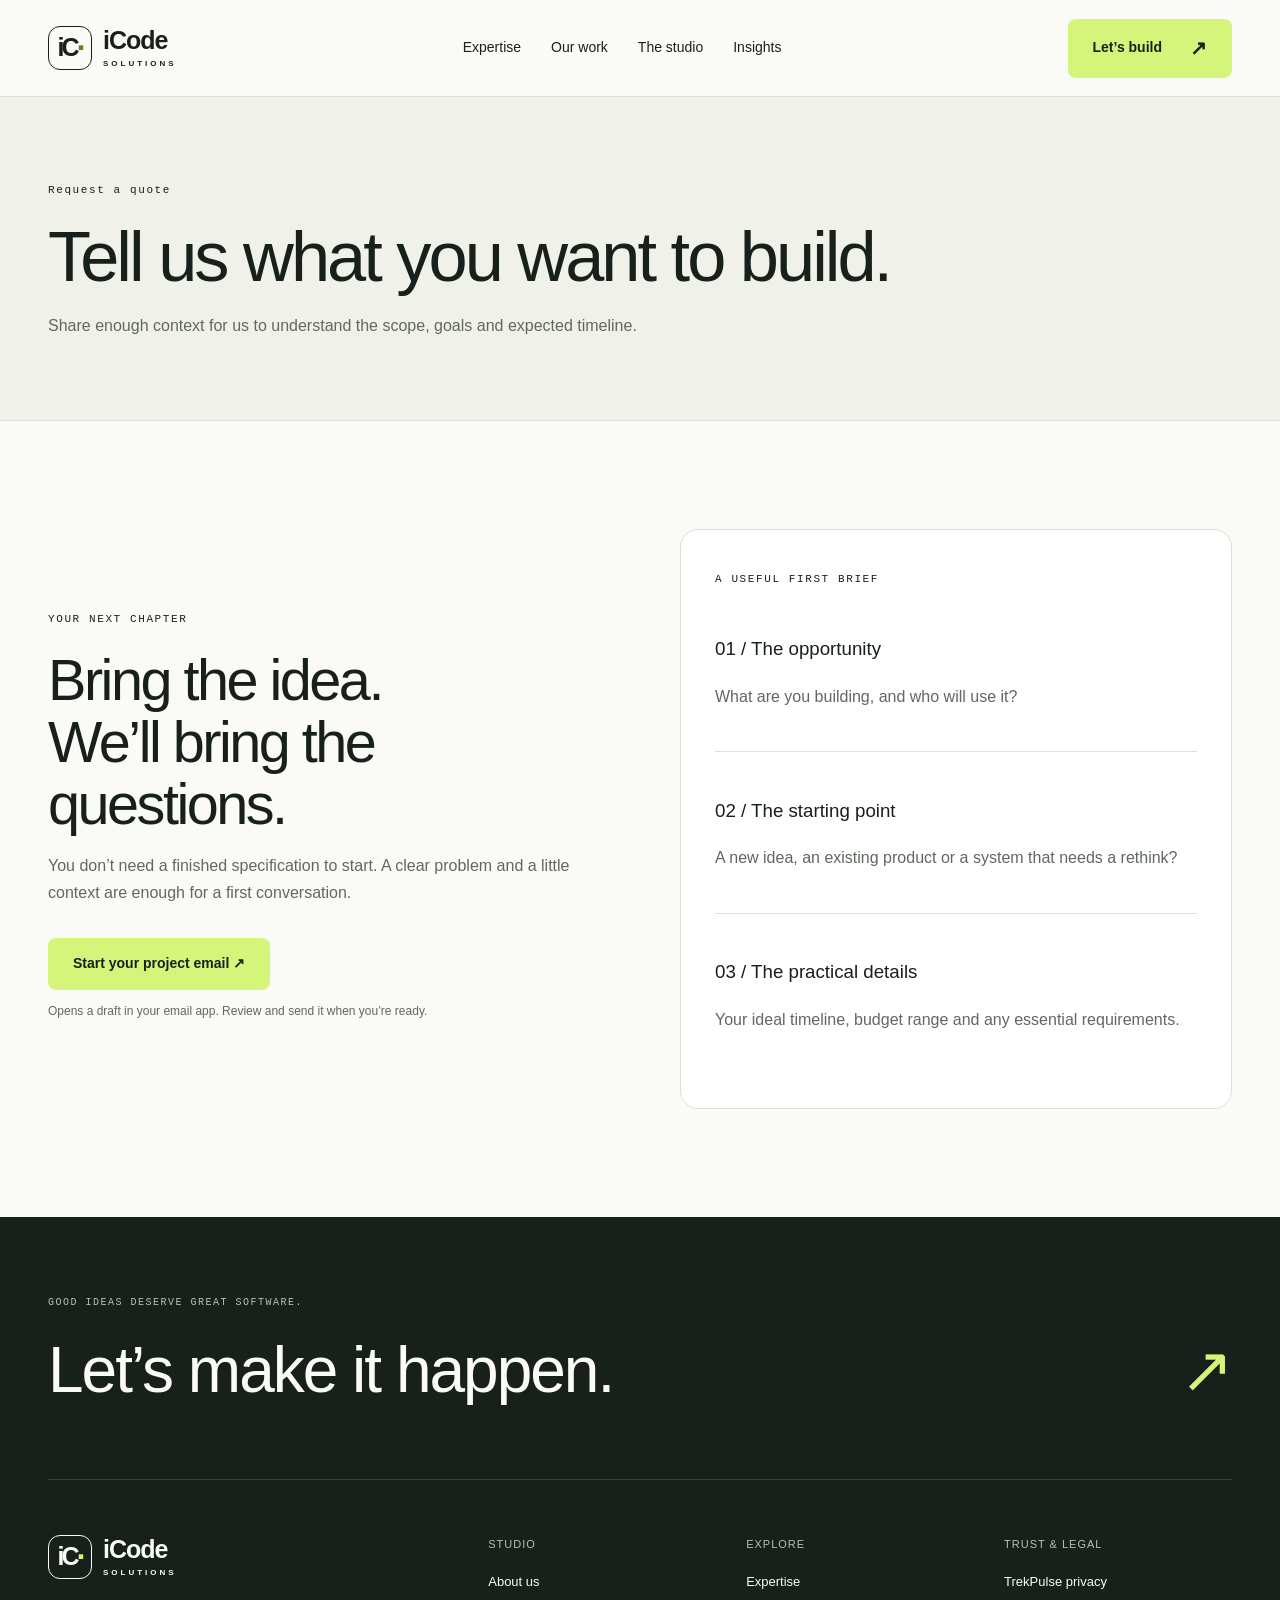
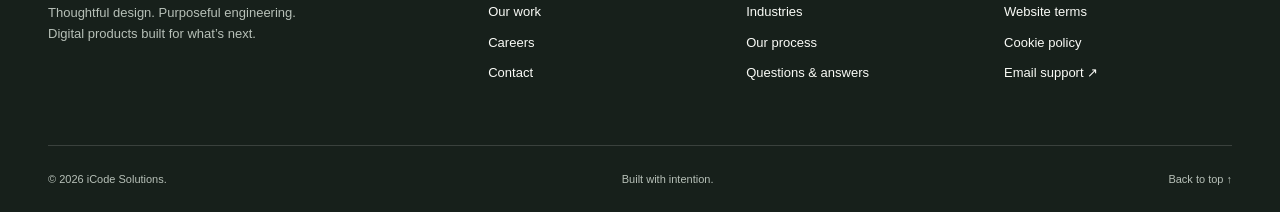
<file: quote.html>
<!doctype html><html lang="en"><head><meta name="theme-color" content="#17201b"><meta charset="utf-8"><meta name="viewport" content="width=device-width,initial-scale=1"><meta name="description" content="iCode Solutions — modern software, web, mobile, cloud and digital transformation services."><title>Request a Quote | iCode Solutions</title><link rel="stylesheet" href="assets/css/styles.css"></head><body><a class="skip-link" href="#main">Skip to content</a>
<header class="site-header"><div class="container nav">
<a class="brand" href="index.html" aria-label="iCode Solutions home"><span class="brand-mark" aria-hidden="true">iC<span>·</span></span><span>iCode<span class="brand-sub">SOLUTIONS</span></span></a>
<nav class="nav-links" aria-label="Main navigation"><a href="services.html">Expertise</a><a href="portfolio.html">Our work</a><a href="about.html">The studio</a><a href="insights.html">Insights</a></nav>
<a class="btn btn-primary nav-cta" href="quote.html" aria-current="page">Let’s build <span aria-hidden="true">↗</span></a>
<details class="mobile-menu"><summary>Menu <span aria-hidden="true">＋</span></summary><nav aria-label="Mobile navigation"><a href="index.html">Home</a><a href="services.html">Expertise</a><a href="portfolio.html">Our work</a><a href="about.html">The studio</a><a href="insights.html">Insights</a><a href="contact.html">Contact</a><a href="quote.html" aria-current="page">Start a project ↗</a></nav></details>
</div></header><main id="main"><section class="page-hero"><div class="container"><span class="eyebrow eyebrow-light">Request a quote</span><h1>Tell us what you want to build.</h1><p class="lead">Share enough context for us to understand the scope, goals and expected timeline.</p></div></section><section class="section"><div class="container split"><div><span class="eyebrow eyebrow-light">YOUR NEXT CHAPTER</span><h2>Bring the idea.<br>We’ll bring the questions.</h2><p class="lead">You don’t need a finished specification to start. A clear problem and a little context are enough for a first conversation.</p><div class="hero-actions"><a class="btn btn-primary" href="mailto:gbengaobafemi1@gmail.com?subject=Let%E2%80%99s%20build%20a%20product&amp;body=What%20I%20want%20to%20build%3A%0A%0AWho%20it%20is%20for%3A%0A%0ATimeline%3A%0A%0ABudget%20range%20(optional)%3A%0A">Start your project email ↗</a></div><p class="notice">Opens a draft in your email app. Review and send it when you’re ready.</p></div><div class="form-card"><span class="eyebrow eyebrow-light">A USEFUL FIRST BRIEF</span><div class="job"><div><h3>01 / The opportunity</h3><p class="lead">What are you building, and who will use it?</p></div></div><div class="job"><div><h3>02 / The starting point</h3><p class="lead">A new idea, an existing product or a system that needs a rethink?</p></div></div><div class="job"><div><h3>03 / The practical details</h3><p class="lead">Your ideal timeline, budget range and any essential requirements.</p></div></div></div></div></section></main><footer class="site-footer"><div class="container"><div class="footer-intro"><p>GOOD IDEAS DESERVE GREAT SOFTWARE.</p><a href="quote.html" aria-current="page">Let’s make it happen.<span aria-hidden="true">↗</span></a></div><div class="footer-grid"><div><a class="brand" href="index.html"><span class="brand-mark" aria-hidden="true">iC<span>·</span></span><span>iCode<span class="brand-sub">SOLUTIONS</span></span></a><p>Thoughtful design. Purposeful engineering.<br>Digital products built for what’s next.</p></div><div><h2>Studio</h2><a href="about.html">About us</a><a href="portfolio.html">Our work</a><a href="careers.html">Careers</a><a href="contact.html">Contact</a></div><div><h2>Explore</h2><a href="services.html">Expertise</a><a href="industries.html">Industries</a><a href="process.html">Our process</a><a href="faq.html">Questions & answers</a></div><div><h2>Trust & legal</h2><a href="privacy.html">TrekPulse privacy</a><a href="terms.html">Website terms</a><a href="cookies.html">Cookie policy</a><a href="mailto:gbengaobafemi1@gmail.com">Email support ↗</a></div></div><div class="footer-bottom"><span>© 2026 iCode Solutions.</span><span>Built with intention.</span><a href="#main">Back to top ↑</a></div></div></footer></body></html>
</file>
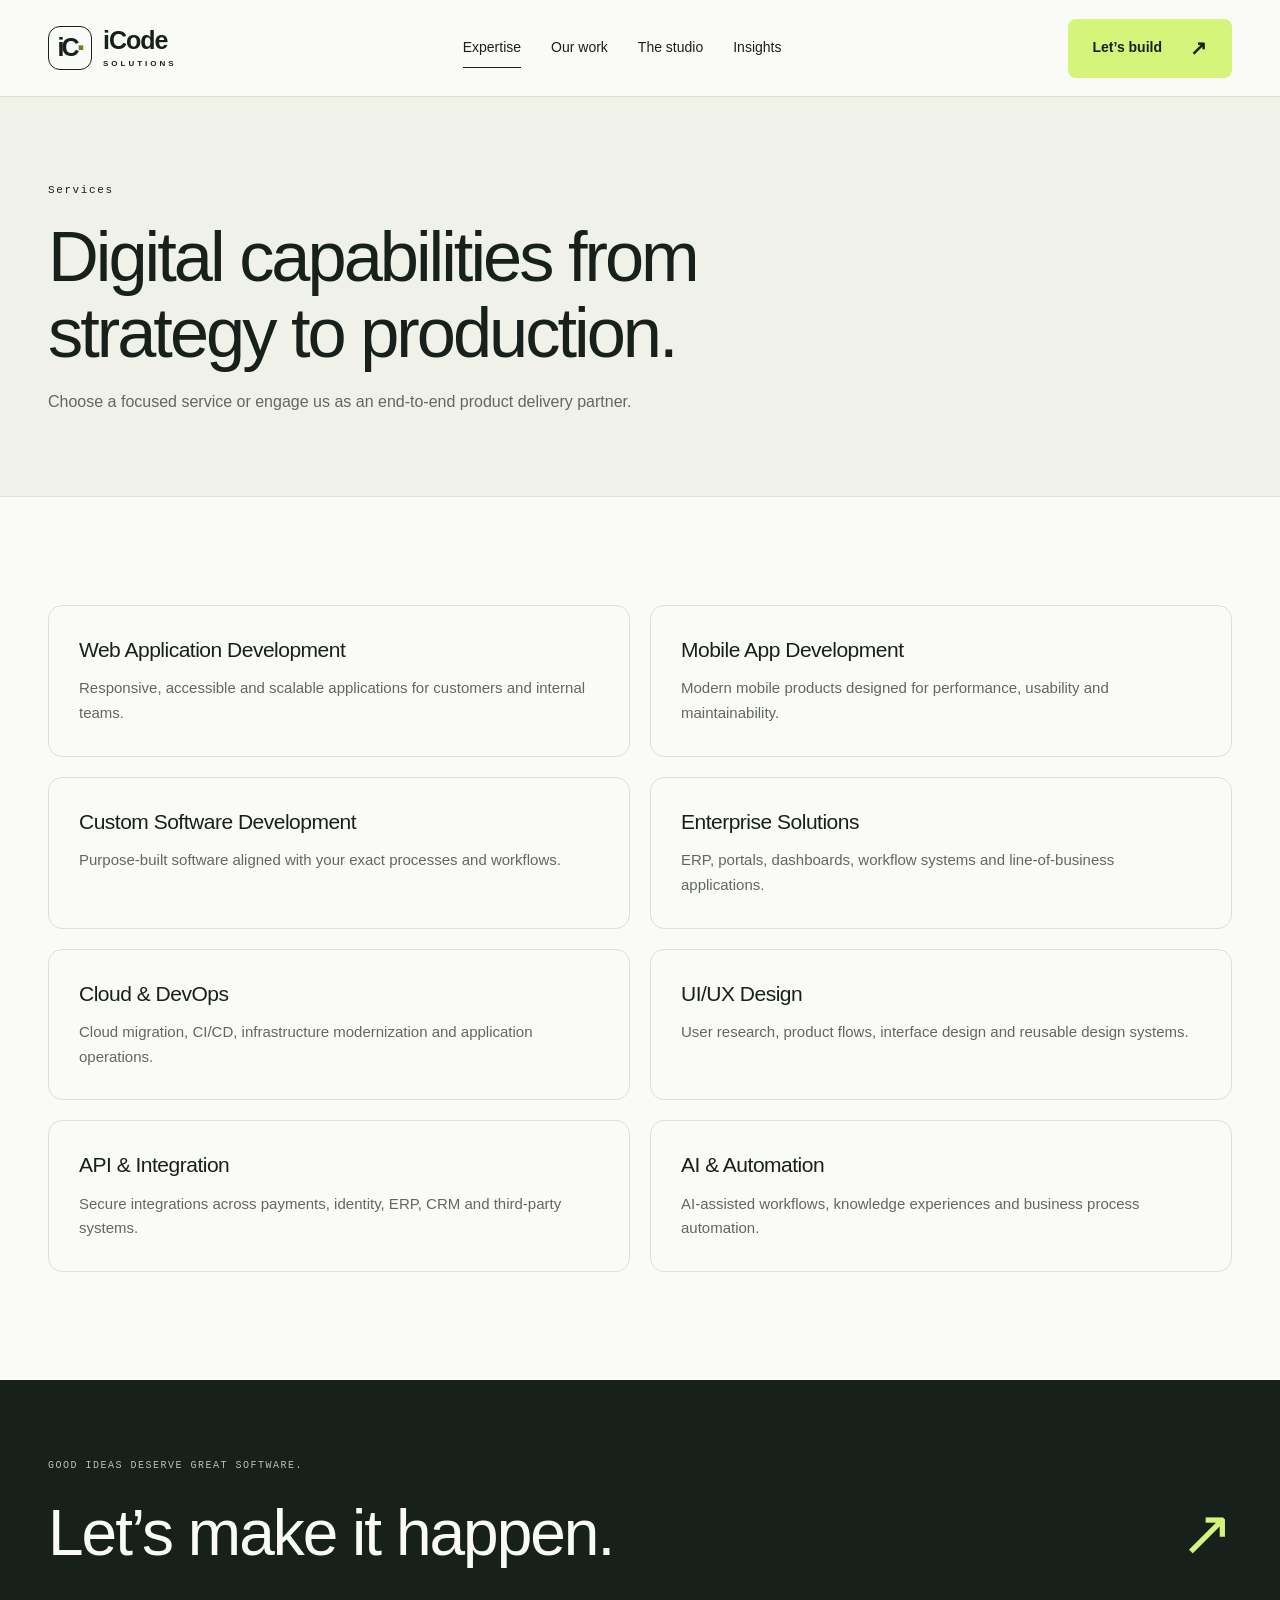
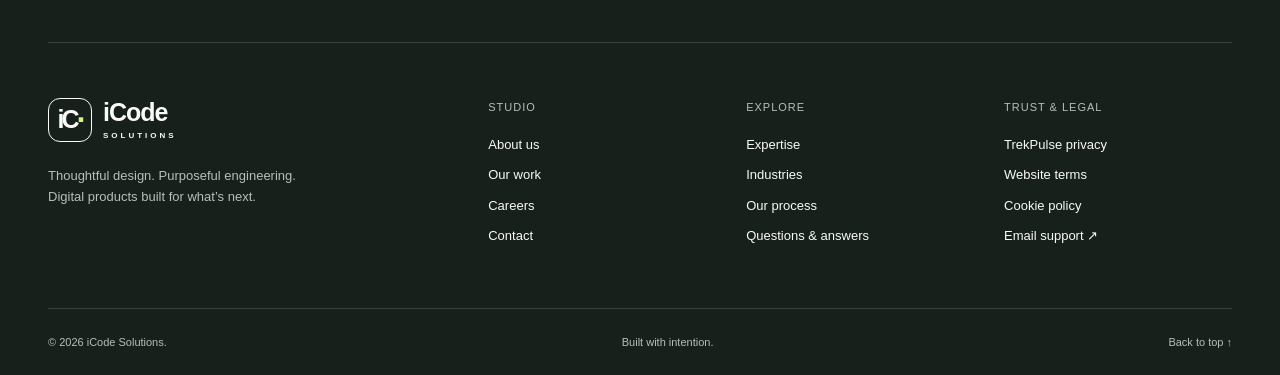
<file: services.html>
<!doctype html><html lang="en"><head><meta name="theme-color" content="#17201b"><meta charset="utf-8"><meta name="viewport" content="width=device-width,initial-scale=1"><meta name="description" content="iCode Solutions — modern software, web, mobile, cloud and digital transformation services."><title>Services | iCode Solutions</title><link rel="stylesheet" href="assets/css/styles.css"></head><body><a class="skip-link" href="#main">Skip to content</a>
<header class="site-header"><div class="container nav">
<a class="brand" href="index.html" aria-label="iCode Solutions home"><span class="brand-mark" aria-hidden="true">iC<span>·</span></span><span>iCode<span class="brand-sub">SOLUTIONS</span></span></a>
<nav class="nav-links" aria-label="Main navigation"><a href="services.html" aria-current="page">Expertise</a><a href="portfolio.html">Our work</a><a href="about.html">The studio</a><a href="insights.html">Insights</a></nav>
<a class="btn btn-primary nav-cta" href="quote.html">Let’s build <span aria-hidden="true">↗</span></a>
<details class="mobile-menu"><summary>Menu <span aria-hidden="true">＋</span></summary><nav aria-label="Mobile navigation"><a href="index.html">Home</a><a href="services.html" aria-current="page">Expertise</a><a href="portfolio.html">Our work</a><a href="about.html">The studio</a><a href="insights.html">Insights</a><a href="contact.html">Contact</a><a href="quote.html">Start a project ↗</a></nav></details>
</div></header><main id="main"><section class="page-hero"><div class="container"><span class="eyebrow eyebrow-light">Services</span><h1>Digital capabilities from strategy to production.</h1><p class="lead">Choose a focused service or engage us as an end-to-end product delivery partner.</p></div></section><section class="section"><div class="container service-list"><div class="service-row"><h3>Web Application Development</h3><p>Responsive, accessible and scalable applications for customers and internal teams.</p></div><div class="service-row"><h3>Mobile App Development</h3><p>Modern mobile products designed for performance, usability and maintainability.</p></div><div class="service-row"><h3>Custom Software Development</h3><p>Purpose-built software aligned with your exact processes and workflows.</p></div><div class="service-row"><h3>Enterprise Solutions</h3><p>ERP, portals, dashboards, workflow systems and line-of-business applications.</p></div><div class="service-row"><h3>Cloud & DevOps</h3><p>Cloud migration, CI/CD, infrastructure modernization and application operations.</p></div><div class="service-row"><h3>UI/UX Design</h3><p>User research, product flows, interface design and reusable design systems.</p></div><div class="service-row"><h3>API & Integration</h3><p>Secure integrations across payments, identity, ERP, CRM and third-party systems.</p></div><div class="service-row"><h3>AI & Automation</h3><p>AI-assisted workflows, knowledge experiences and business process automation.</p></div></div></section></main><footer class="site-footer"><div class="container"><div class="footer-intro"><p>GOOD IDEAS DESERVE GREAT SOFTWARE.</p><a href="quote.html">Let’s make it happen.<span aria-hidden="true">↗</span></a></div><div class="footer-grid"><div><a class="brand" href="index.html"><span class="brand-mark" aria-hidden="true">iC<span>·</span></span><span>iCode<span class="brand-sub">SOLUTIONS</span></span></a><p>Thoughtful design. Purposeful engineering.<br>Digital products built for what’s next.</p></div><div><h2>Studio</h2><a href="about.html">About us</a><a href="portfolio.html">Our work</a><a href="careers.html">Careers</a><a href="contact.html">Contact</a></div><div><h2>Explore</h2><a href="services.html" aria-current="page">Expertise</a><a href="industries.html">Industries</a><a href="process.html">Our process</a><a href="faq.html">Questions & answers</a></div><div><h2>Trust & legal</h2><a href="privacy.html">TrekPulse privacy</a><a href="terms.html">Website terms</a><a href="cookies.html">Cookie policy</a><a href="mailto:gbengaobafemi1@gmail.com">Email support ↗</a></div></div><div class="footer-bottom"><span>© 2026 iCode Solutions.</span><span>Built with intention.</span><a href="#main">Back to top ↑</a></div></div></footer></body></html>
</file>
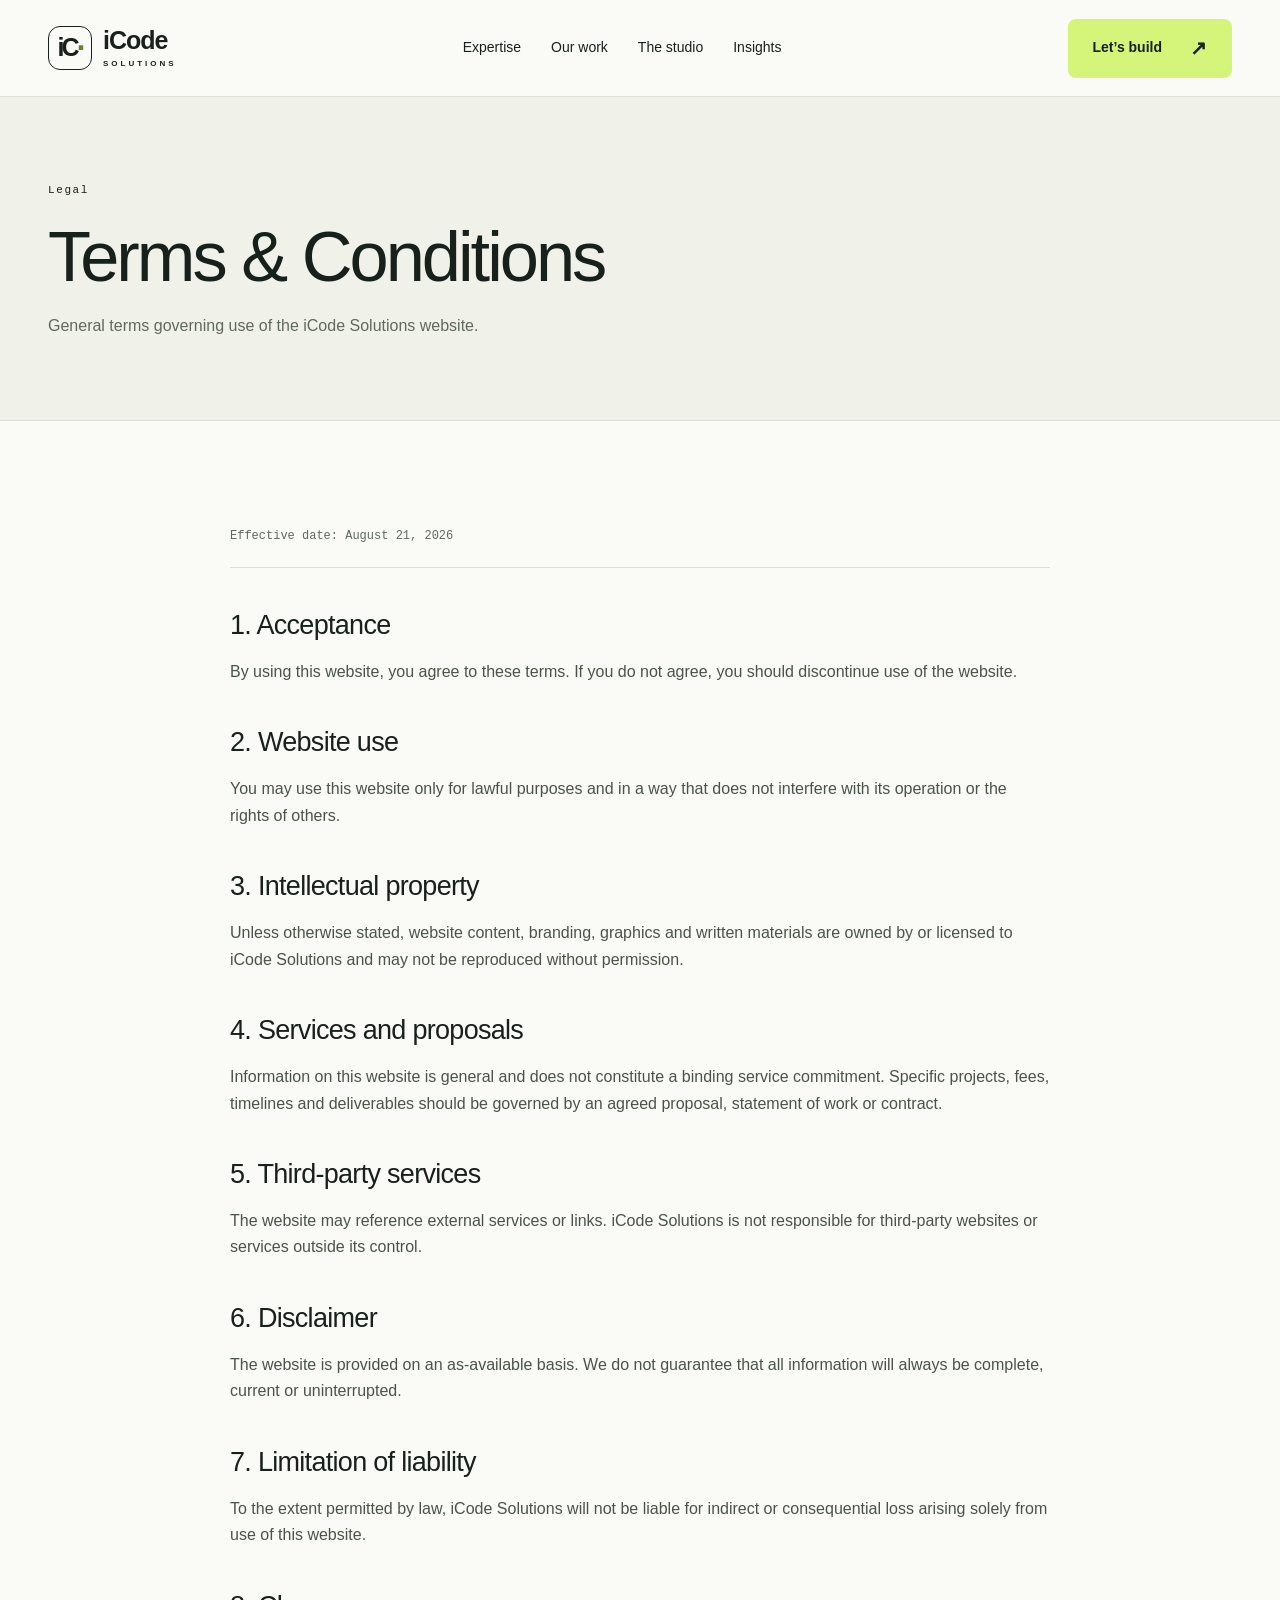
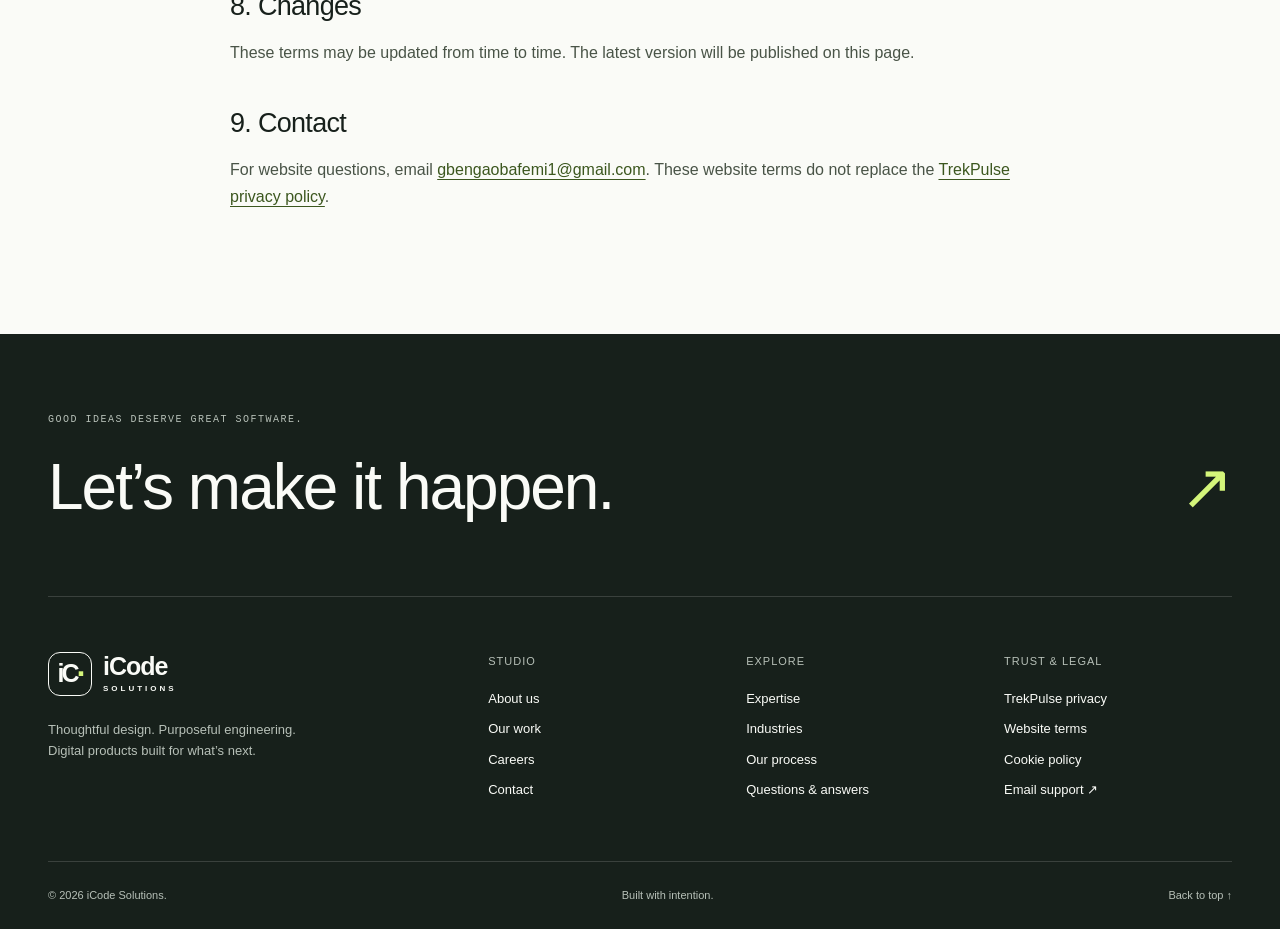
<file: terms.html>
<!doctype html><html lang="en"><head><meta name="theme-color" content="#17201b"><meta charset="utf-8"><meta name="viewport" content="width=device-width,initial-scale=1"><meta name="description" content="iCode Solutions — modern software, web, mobile, cloud and digital transformation services."><title>Terms &amp; Conditions | iCode Solutions</title><link rel="stylesheet" href="assets/css/styles.css"></head><body><a class="skip-link" href="#main">Skip to content</a>
<header class="site-header"><div class="container nav">
<a class="brand" href="index.html" aria-label="iCode Solutions home"><span class="brand-mark" aria-hidden="true">iC<span>·</span></span><span>iCode<span class="brand-sub">SOLUTIONS</span></span></a>
<nav class="nav-links" aria-label="Main navigation"><a href="services.html">Expertise</a><a href="portfolio.html">Our work</a><a href="about.html">The studio</a><a href="insights.html">Insights</a></nav>
<a class="btn btn-primary nav-cta" href="quote.html">Let’s build <span aria-hidden="true">↗</span></a>
<details class="mobile-menu"><summary>Menu <span aria-hidden="true">＋</span></summary><nav aria-label="Mobile navigation"><a href="index.html">Home</a><a href="services.html">Expertise</a><a href="portfolio.html">Our work</a><a href="about.html">The studio</a><a href="insights.html">Insights</a><a href="contact.html">Contact</a><a href="quote.html">Start a project ↗</a></nav></details>
</div></header><main id="main"><section class="page-hero"><div class="container"><span class="eyebrow eyebrow-light">Legal</span><h1>Terms & Conditions</h1><p class="lead">General terms governing use of the iCode Solutions website.</p></div></section><section class="section"><div class="container content"><div class="legal-meta">Effective date: August 21, 2026</div><h2>1. Acceptance</h2><p>By using this website, you agree to these terms. If you do not agree, you should discontinue use of the website.</p><h2>2. Website use</h2><p>You may use this website only for lawful purposes and in a way that does not interfere with its operation or the rights of others.</p><h2>3. Intellectual property</h2><p>Unless otherwise stated, website content, branding, graphics and written materials are owned by or licensed to iCode Solutions and may not be reproduced without permission.</p><h2>4. Services and proposals</h2><p>Information on this website is general and does not constitute a binding service commitment. Specific projects, fees, timelines and deliverables should be governed by an agreed proposal, statement of work or contract.</p><h2>5. Third-party services</h2><p>The website may reference external services or links. iCode Solutions is not responsible for third-party websites or services outside its control.</p><h2>6. Disclaimer</h2><p>The website is provided on an as-available basis. We do not guarantee that all information will always be complete, current or uninterrupted.</p><h2>7. Limitation of liability</h2><p>To the extent permitted by law, iCode Solutions will not be liable for indirect or consequential loss arising solely from use of this website.</p><h2>8. Changes</h2><p>These terms may be updated from time to time. The latest version will be published on this page.</p><h2>9. Contact</h2><p>For website questions, email <a href="mailto:gbengaobafemi1@gmail.com">gbengaobafemi1@gmail.com</a>. These website terms do not replace the <a href="privacy.html">TrekPulse privacy policy</a>.</p></div></section></main><footer class="site-footer"><div class="container"><div class="footer-intro"><p>GOOD IDEAS DESERVE GREAT SOFTWARE.</p><a href="quote.html">Let’s make it happen.<span aria-hidden="true">↗</span></a></div><div class="footer-grid"><div><a class="brand" href="index.html"><span class="brand-mark" aria-hidden="true">iC<span>·</span></span><span>iCode<span class="brand-sub">SOLUTIONS</span></span></a><p>Thoughtful design. Purposeful engineering.<br>Digital products built for what’s next.</p></div><div><h2>Studio</h2><a href="about.html">About us</a><a href="portfolio.html">Our work</a><a href="careers.html">Careers</a><a href="contact.html">Contact</a></div><div><h2>Explore</h2><a href="services.html">Expertise</a><a href="industries.html">Industries</a><a href="process.html">Our process</a><a href="faq.html">Questions & answers</a></div><div><h2>Trust & legal</h2><a href="privacy.html">TrekPulse privacy</a><a href="terms.html" aria-current="page">Website terms</a><a href="cookies.html">Cookie policy</a><a href="mailto:gbengaobafemi1@gmail.com">Email support ↗</a></div></div><div class="footer-bottom"><span>© 2026 iCode Solutions.</span><span>Built with intention.</span><a href="#main">Back to top ↑</a></div></div></footer></body></html>
</file>
<file: assets/css/styles.css>
:root{--bg:#17201b;--surface:#fafbf7;--surface-2:#f0f2e9;--text:#17201b;--muted:#60685f;--primary:#d4f57a;--line:#dce0d5;--white:#fff;--radius:18px;--max:1240px;--shadow:0 20px 55px #17201b0d}
*{box-sizing:border-box}
html{scroll-behavior:smooth;scroll-padding-top:110px}
body{margin:0;background:var(--surface);color:var(--text);font-family:"Helvetica Neue",Helvetica,Arial,sans-serif;line-height:1.65;-webkit-font-smoothing:antialiased}
a{color:inherit;text-decoration:none}
img{display:block;max-width:100%}
button,input,select,textarea{font:inherit}
a,button,summary{-webkit-tap-highlight-color:transparent}
a:focus-visible,button:focus-visible,summary:focus-visible{outline:3px solid #577329;outline-offset:5px}
::selection{background:var(--primary);color:var(--text)}
.container{width:min(calc(100% - 96px),var(--max));margin-inline:auto}
.skip-link{position:fixed;z-index:100;top:8px;left:8px;transform:translateY(-160%);padding:12px 20px;background:var(--primary);color:var(--text)}
.skip-link:focus{transform:none}
.site-header{position:sticky;top:0;z-index:50;background:#fafbf7f2;backdrop-filter:blur(16px);border-bottom:1px solid var(--line)}
.nav{height:96px;display:flex;align-items:center;justify-content:space-between;gap:30px}
.brand{display:inline-flex;gap:11px;align-items:center;font-size:25px;font-weight:750;line-height:1.1;letter-spacing:-1px}
.brand-mark{width:44px;height:44px;border:1.5px solid currentColor;border-radius:12px;display:flex;align-items:center;justify-content:center;letter-spacing:-3px;font-weight:800;font-size:25px}
.brand-mark span{color:#648527;font-size:32px}
.brand-sub{display:block;font-size:8px;letter-spacing:3px;margin-top:5px;font-weight:600}
.nav-links{display:flex;gap:30px;font-size:14px;font-weight:500}
.nav-links a{padding-block:8px;border-bottom:1px solid transparent}
.nav-links a:hover,.nav-links a[aria-current]{border-color:var(--text)}
.btn{display:inline-flex;gap:28px;align-items:center;justify-content:center;min-height:52px;padding:12px 24px;border-radius:8px;font-size:14px;font-weight:650;border:1px solid transparent;transition:background .2s,transform .2s}
.btn span{font-size:20px}
.btn-primary{background:var(--primary);color:var(--text)}
.btn-primary:hover{background:#c4e966;transform:translateY(-2px)}
.btn-secondary{border-color:var(--line);background:transparent}
.btn-secondary:hover{background:var(--surface-2)}
.text-link{display:inline-flex;gap:24px;align-items:center;font-size:14px;font-weight:600;padding:12px 0;border-bottom:1px solid currentColor}
.mobile-menu{display:none}
.eyebrow{display:inline-flex;align-items:center;gap:10px;font-family:ui-monospace,SFMono-Regular,Consolas,monospace;font-size:11px;font-weight:500;letter-spacing:1.6px;line-height:1.5}
.eyebrow i,.art-dot{display:block;width:7px;height:7px;border-radius:50%;background:#577329}
.hero{padding:42px 0 0;overflow:hidden}
.hero-topline,.hero-bottom{display:flex;align-items:center;justify-content:space-between;gap:20px}
.hero-coordinate,.hero-bottom{font-family:ui-monospace,SFMono-Regular,Consolas,monospace;font-size:10px;letter-spacing:1.2px;color:var(--muted)}
.hero-grid{display:grid;grid-template-columns:1.1fr 1fr;gap:46px;align-items:center;padding:48px 0 64px}
.hero h1{font-size:clamp(58px,6.8vw,98px);font-weight:500;line-height:.99;letter-spacing:-6px;margin:0 0 30px}
.hero h1 em,.section-dark h2 em{font-family:Georgia,"Times New Roman",serif;font-weight:400;letter-spacing:-5px;color:#647448}
.hero p{max-width:420px;font-size:17px;line-height:1.75;color:var(--muted);margin:0}
.hero-actions{display:flex;align-items:center;gap:25px;margin-top:32px;flex-wrap:wrap}
.hero-bottom{padding:22px 0;border-top:1px solid var(--line)}
.hero-bottom a{display:flex;gap:30px;color:var(--text)}
.system-art{height:484px;border-radius:22px;background:#edf0e6;position:relative;overflow:hidden;border:1px solid #dfe5d4;background-image:radial-gradient(#a0ae933d .8px,transparent .8px);background-size:18px 18px}
.art-label,.art-bottom{position:absolute;left:24px;right:24px;display:flex;justify-content:space-between;align-items:center;font-size:8px;letter-spacing:1px;font-family:ui-monospace,monospace;color:#576451;z-index:3}
.art-label{top:24px}
.art-bottom{bottom:24px}
.orbit{position:absolute;width:380px;height:380px;border:1px solid #bdc9b4;border-radius:50%;left:50%;top:50%;transform:translate(-50%,-50%)}
.orbit-two{width:260px;height:260px}
.art-axis{position:absolute;top:0;bottom:0;left:50%;width:1px;background:#ccd6c180;transform:rotate(35deg)}
.module{position:absolute;width:225px;height:155px;padding:20px 24px;border:1px solid #bfcab1;border-radius:13px;box-shadow:0 22px 30px #1e301716;transform:rotate(-9deg)}
.module span{display:block;font:10px ui-monospace,monospace;margin-bottom:10px}
.module b{display:block;font-size:39px;letter-spacing:-2px;font-weight:500;line-height:1.2}
.module small{font-size:10px}
.module-one{top:67px;left:42px;background:#fafbf7}
.module-two{top:166px;right:33px;transform:rotate(8deg);background:#283d30;color:#f7f8ef;border-color:#283d30}
.module-three{top:279px;left:66px;transform:rotate(-5deg);background:var(--primary);border-color:#bdd769}
.module-three i{position:absolute;right:22px;top:45px;font-style:normal;font-size:40px}
.capability-strip{background:var(--bg);color:#e8efdc;padding:23px 0}
.capability-strip .container{display:flex;justify-content:space-between;gap:20px;align-items:center;font-size:10px;letter-spacing:1.7px}
.capability-strip i{color:var(--primary);font-style:normal;font-size:20px}
.section{padding:108px 0}
.section-soft{background:var(--surface-2)}
.section-dark{background:var(--bg);color:var(--surface)}
.section-head{display:flex;justify-content:space-between;gap:50px;align-items:end;margin-bottom:46px}
.section-head>div{max-width:740px}
.section-head>p{max-width:370px;color:var(--muted);font-size:15px;margin-bottom:4px}
.section h2,.page-hero h1{font-weight:500;font-size:clamp(36px,4.5vw,60px);line-height:1.08;letter-spacing:-2.5px;margin:18px 0}
.section-dark h2 em{color:#cce694;letter-spacing:-2px}
.lead{color:var(--muted);font-size:16px}
.section-dark .lead{color:#b7c0b8;max-width:430px;margin-bottom:30px}
.expertise-grid,.cards{display:grid;grid-template-columns:repeat(3,1fr);gap:20px}
.expertise-card{padding:27px;background:#f0f2e9;border-radius:14px;display:flex;flex-direction:column;transition:background .2s,transform .2s}
.expertise-card:hover{background:#e8edda;transform:translateY(-4px)}
.card-top{display:flex;justify-content:space-between;font-size:10px;letter-spacing:1px}
.card-top span{font-size:18px}
.service-symbol{font-family:ui-monospace,monospace;font-size:42px;margin:35px 0 28px;letter-spacing:-5px}
.expertise-card h3{font-size:24px;font-weight:500;letter-spacing:-.7px;margin:0 0 12px}
.expertise-card p{font-size:14px;color:var(--muted);margin:0 0 35px}
.card-tags{padding-top:20px;border-top:1px solid #cfd6c4;font-size:9px;letter-spacing:.6px;margin-top:auto}
.split{display:grid;grid-template-columns:1fr 1fr;gap:80px;align-items:center}
.principles article{display:flex;gap:27px;padding:28px 0;border-bottom:1px solid #ffffff24}
.principles article:first-child{padding-top:0}
.principles article>span{font:11px ui-monospace,monospace;color:var(--primary);margin-top:8px}
.principles h3{font-size:23px;font-weight:500;letter-spacing:-.5px;margin:0 0 8px}
.principles p{color:#b7c0b8;font-size:14px;margin:0}
.case-grid{display:grid;grid-template-columns:1fr 1fr;gap:28px}
.case-card{overflow:hidden;border-radius:16px;border:1px solid var(--line);background:white}
.case-visual{height:285px;position:relative;overflow:hidden;background:#e7ebdf}
.visual-grid{display:grid;grid-template-columns:110px 110px;gap:12px;justify-content:center;align-content:center}
.visual-grid span{height:87px;border:1px solid #728660;border-radius:9px;transform:skewY(-10deg);box-shadow:9px 9px 0 #b5c5a8;background:#f8faee}
.visual-grid span:nth-child(2){background:var(--primary)}
.visual-grid span:nth-child(3){background:#354d3b}
.visual-orbits{background:#263d32;display:grid;place-items:center}
.visual-orbits i{position:absolute;width:190px;height:190px;border-radius:50%;border:1px solid #7f9a74;transform:translateX(-42px)}
.visual-orbits i:nth-child(2){transform:translateX(42px)}
.visual-orbits b{font-weight:300;font-size:100px;color:var(--primary)}
.case-info{padding:27px 30px}
.tag{font:10px ui-monospace,monospace;letter-spacing:1px}
.case-card h3{font-size:26px;font-weight:500;letter-spacing:-.8px;margin:12px 0;display:flex;justify-content:space-between}
.case-card p{font-size:14px;color:var(--muted);margin:0}
.case-card:hover .case-info{background:#f0f2e9}
.delivery-grid{display:grid;grid-template-columns:repeat(3,1fr);gap:40px}
.delivery-grid article{padding-top:24px;border-top:1px solid #bbc3b1}
.delivery-grid span{font:10px ui-monospace,monospace;letter-spacing:1px}
.delivery-grid h3{font-size:23px;font-weight:500;letter-spacing:-.5px;margin:28px 0 10px}
.delivery-grid p{font-size:14px;color:var(--muted);margin:0}
.site-footer{background:var(--bg);color:var(--surface);padding:70px 0 24px}
.footer-intro{padding-bottom:55px;border-bottom:1px solid #ffffff26;margin-bottom:55px}
.footer-intro p{font:10px ui-monospace,monospace;letter-spacing:1.5px;color:#b7c0b8}
.footer-intro>a{font-size:clamp(32px,5vw,68px);font-weight:400;letter-spacing:-2px;display:flex;justify-content:space-between;align-items:center;gap:20px}
.footer-intro>a span{color:var(--primary)}
.footer-grid{display:grid;grid-template-columns:1.8fr 1fr 1fr 1fr;gap:30px}
.footer-grid h2{font-size:11px;font-weight:500;letter-spacing:1px;margin:0 0 18px;text-transform:uppercase;color:#b7c0b8}
.footer-grid>div>a:not(.brand){display:block;margin:9px 0;font-size:13px}
.footer-grid p{font-size:13px;color:#b7c0b8;margin-top:23px}
.footer-grid a:hover{color:var(--primary)}
.footer-grid .brand-mark span{color:var(--primary)}
.footer-bottom{display:flex;justify-content:space-between;gap:20px;border-top:1px solid #ffffff26;padding-top:24px;margin-top:52px;font-size:11px;color:#b7c0b8}
.page-hero{padding:78px 0 64px;border-bottom:1px solid var(--line);background:var(--surface-2)}
.page-hero .container{max-width:var(--max);text-align:left}
.page-hero h1{max-width:880px;font-size:clamp(42px,5.5vw,74px);letter-spacing:-3px}
.page-hero .lead{max-width:680px}
.card,.service-row{padding:30px;border:1px solid var(--line);border-radius:14px;background:var(--surface)}
.card h3,.service-row h3{font-size:21px;font-weight:500;line-height:1.35;margin:0 0 12px;letter-spacing:-.5px}
.card p,.service-row p{color:var(--muted);font-size:15px;margin:0}
.icon{width:45px;height:45px;display:grid;place-items:center;background:var(--primary);border-radius:10px;margin-bottom:35px;font:14px ui-monospace,monospace}
.service-list{display:grid;grid-template-columns:1fr 1fr;gap:20px}
.content{max-width:820px}
.content h2{font-size:27px;line-height:1.3;letter-spacing:-.7px;margin:40px 0 14px}
.content p,.content li{font-size:16px;color:#495447}
.content a{color:#3c571f;text-decoration:underline;text-underline-offset:4px;overflow-wrap:anywhere}
.legal-meta{font:12px ui-monospace,monospace;border-bottom:1px solid var(--line);padding:0 0 24px;margin-bottom:32px;color:var(--muted)}
.legal-layout{display:grid;grid-template-columns:235px minmax(0,1fr);gap:70px;align-items:start}
.legal-nav{position:sticky;top:126px}
.legal-nav p{font:10px ui-monospace,monospace;letter-spacing:1px;margin:0 0 20px}
.legal-nav a{display:block;padding:8px 0;font-size:13px;color:var(--muted)}
.legal-nav a:hover{color:var(--text)}
.legal-nav .legal-contact{border-top:1px solid var(--line);margin-top:22px;padding-top:22px;font-size:12px;overflow-wrap:anywhere}
.legal-summary{background:var(--surface-2);border:1px solid var(--line);padding:26px;border-radius:14px;margin-bottom:35px}
.legal-summary h2{margin:0 0 12px}
.legal-summary p{margin:8px 0}
.privacy-identity{display:flex;gap:28px;flex-wrap:wrap;margin-top:28px;font-size:12px}
.privacy-identity span{display:block;color:var(--muted);font:10px ui-monospace,monospace;margin-bottom:3px}
.data-table-wrap{overflow:auto;border:1px solid var(--line);border-radius:12px;margin:24px 0}
.data-table{border-collapse:collapse;width:100%;font-size:13px;line-height:1.6;text-align:left}
.data-table th,.data-table td{padding:16px;border-bottom:1px solid var(--line);vertical-align:top}
.data-table th{background:var(--surface-2);font-weight:600}
.data-table tr:last-child td{border:0}
.form-wrap{display:grid;grid-template-columns:.8fr 1.2fr;gap:40px}
.contact-panel{background:var(--bg);color:var(--surface);border-radius:18px;padding:38px}
.contact-panel h2{font-size:36px}
.contact-panel p{color:#c8d1c5}
.contact-panel a{overflow-wrap:anywhere}
.form-card{padding:34px;border:1px solid var(--line);border-radius:18px;background:white}
.field-grid{display:grid;grid-template-columns:1fr 1fr;gap:20px}
.field{display:flex;flex-direction:column;gap:7px;margin-bottom:22px}
.field label{font-size:13px;font-weight:600}
.field input,.field select,.field textarea{border:1px solid #bdc5b7;border-radius:7px;padding:12px;background:var(--surface);width:100%;min-width:0}
.field input:focus,.field select:focus,.field textarea:focus{outline:2px solid #577329;outline-offset:2px}
.field textarea{min-height:140px;resize:vertical}
.notice{font-size:12px;color:var(--muted)}
.faq{display:grid;gap:16px}
.faq details{padding:22px;border:1px solid var(--line);border-radius:12px}
.faq summary{cursor:pointer;font-size:18px}
.faq p{color:var(--muted)}
.job{padding:25px 0;display:flex;align-items:center;justify-content:space-between;gap:20px;border-bottom:1px solid var(--line)}
.job:last-child{border:0}
.job h3{font-weight:500}
.check-list{padding-left:20px}
.check-list li{margin:15px 0}
.media-block{min-height:380px;background:var(--bg);padding:40px;display:flex;align-items:end;border-radius:18px;color:white}
.media-copy h3{font-size:36px;letter-spacing:-1px;font-weight:500;line-height:1.15}
.media-copy p{color:#c8d1c5}
.cta{padding:50px;background:var(--primary);border-radius:18px;display:flex;align-items:center;justify-content:space-between;gap:35px}
.cta .btn{background:var(--bg);color:white}
.logos{display:flex;gap:10px;flex-wrap:wrap}
.chip{padding:8px 15px;border:1px solid var(--line);border-radius:30px}
.process{display:grid;grid-template-columns:repeat(6,1fr);gap:15px}
.step{padding:20px;background:var(--surface-2);color:var(--text);border-radius:10px}
.step b{display:block;margin-bottom:12px}
.stats{display:grid;grid-template-columns:repeat(4,1fr);gap:20px}
.stat{padding:20px;border-bottom:1px solid var(--line)}
.stat strong,.stat span{display:block}
.stat strong{font-size:24px}
.stat span{font-size:13px;color:var(--muted)}

@media(min-width:1600px){.hero-grid{padding:65px 0 80px}
.system-art{height:510px}
}

@media(max-width:1000px){.container{width:calc(100% - 48px)}
.nav-links{gap:18px}
.hero-grid{gap:25px}
.hero h1{font-size:70px;letter-spacing:-4px}
.module{width:200px}
.module-one{left:20px}
.module-two{right:20px}
.module-three{left:35px}
.system-art{height:475px}
.split{gap:40px}
.legal-layout{grid-template-columns:190px minmax(0,1fr);gap:35px}
.footer-grid{grid-template-columns:1.4fr 1fr 1fr 1fr;gap:20px}
.expertise-card{padding:22px}
.expertise-card h3{font-size:21px}
}

@media(max-width:800px){.nav{height:78px}
.nav-links,.nav-cta{display:none}
.mobile-menu{display:block}
.mobile-menu summary{list-style:none;cursor:pointer;display:flex;gap:20px;align-items:center;font-size:14px;padding:12px 0}
.mobile-menu summary::-webkit-details-marker{display:none}
.mobile-menu nav{position:absolute;left:0;right:0;top:77px;background:var(--surface);padding:20px 24px 28px;border-bottom:1px solid var(--line);box-shadow:0 20px 30px #17201b12}
.mobile-menu nav a{display:block;padding:10px;font-size:19px}
.hero-grid{grid-template-columns:1fr 1fr;align-items:center}
.hero h1{font-size:56px;letter-spacing:-3px}
.hero p{font-size:15px}
.hero-actions{gap:15px}
.system-art{height:420px}
.module{width:175px;height:135px;padding:18px}
.module b{font-size:32px}
.module-one{top:63px;left:14px}
.module-two{top:152px;right:13px}
.module-three{top:249px;left:25px}
.module small{font-size:9px}
.module-three i{font-size:29px;right:15px}
.art-label{font-size:6px;left:15px;right:15px}
.art-bottom{font-size:6px;left:15px;right:15px}
.hero-coordinate{display:none}
.hero-bottom>span{max-width:260px}
.expertise-grid,.cards{grid-template-columns:1fr}
.expertise-card{padding:30px}
.service-symbol{margin:22px 0}
.expertise-card h3{font-size:26px}
.expertise-card p{max-width:430px}
.section{padding:72px 0}
.section-head{gap:25px}
.section-head>p{max-width:280px}
.split,.form-wrap{grid-template-columns:1fr;gap:35px}
.delivery-grid{gap:25px}
.delivery-grid h3{font-size:20px}
.case-info{padding:22px}
.case-card h3{font-size:22px}
.case-visual{height:230px}
.footer-grid{grid-template-columns:1fr 1fr;gap:35px}
.legal-layout{grid-template-columns:1fr}
.legal-nav{position:static;border-bottom:1px solid var(--line);padding-bottom:25px;display:flex;flex-wrap:wrap;gap:0 22px}
.legal-nav p{width:100%;margin-bottom:10px}
.legal-nav .legal-contact{width:100%;margin-top:12px;padding-top:16px}
.privacy-section{padding-top:40px}
.process{grid-template-columns:repeat(3,1fr)}
}

@media(max-width:580px){.container{width:calc(100% - 40px)}
.hero{padding-top:27px}
.hero-grid{grid-template-columns:1fr;padding:35px 0 32px;gap:38px}
.hero h1{font-size:clamp(52px,14vw,80px);line-height:1;letter-spacing:-3.8px}
.hero p{font-size:16px}
.hero-topline .eyebrow{font-size:9px;letter-spacing:1px}
.hero-actions{gap:22px}
.hero-actions .btn{padding:12px 20px}
.hero-actions .text-link{font-size:12px;gap:12px}
.system-art{height:405px;max-width:450px;width:100%;margin:auto}
.module{width:195px;height:135px}
.module-one{left:25px;top:52px}
.module-two{right:24px;top:139px}
.module-three{left:47px;top:236px}
.art-label,.art-bottom{font-size:7px;left:20px;right:20px}
.hero-bottom{font-size:8px;letter-spacing:.5px}
.hero-bottom>span{max-width:180px}
.hero-bottom a{gap:8px;white-space:nowrap}
.capability-strip .container{display:grid;grid-template-columns:1fr 1fr;gap:12px;font-size:9px}
.capability-strip i{display:none}
.section-head{flex-direction:column;align-items:start;gap:12px;margin-bottom:32px}
.section-head>p{max-width:100%}
.section h2{font-size:40px;letter-spacing:-1.8px}
.case-grid,.delivery-grid,.service-list,.field-grid,.stats{grid-template-columns:1fr}
.delivery-grid{gap:35px}
.delivery-grid h3{margin-top:20px;font-size:24px}
.case-visual{height:245px}
.case-card h3{font-size:26px}
.page-hero{padding:48px 0}
.page-hero h1{font-size:45px;letter-spacing:-2px}
.privacy-identity{gap:18px}
.content h2{font-size:25px;letter-spacing:-.6px}
.content p,.content li{font-size:15px}
.content ul{padding-left:20px}
.legal-summary{padding:22px}
.legal-summary h2{font-size:25px}
.data-table th,.data-table td{padding:10px;font-size:12px;min-width:108px}
.footer-intro>a{font-size:38px;line-height:1.1}
.footer-intro{padding-bottom:36px;margin-bottom:36px}
.footer-grid{gap:28px 20px}
.footer-grid>div:first-child{grid-column:1/-1}
.footer-bottom{flex-wrap:wrap;font-size:10px}
.footer-bottom span:nth-child(2){display:none}
.form-card,.contact-panel{padding:24px}
.job{align-items:start;flex-direction:column}
.cta{padding:28px;flex-direction:column;align-items:start}
.process{grid-template-columns:1fr 1fr}
.brand{font-size:23px}
.brand-mark{width:40px;height:40px}
.media-block{min-height:300px}
}

@media(prefers-reduced-motion:reduce){html{scroll-behavior:auto}
*,*::before,*::after{transition:none!important;animation:none!important}
}

@media print{.site-header,.site-footer,.legal-nav,.skip-link{display:none}
.container{width:100%}
.page-hero,.section{padding:15px 0;background:white}
.legal-layout{display:block}
.content{max-width:none}
.content h2{break-after:avoid}
.data-table-wrap{overflow:visible}
.data-table tr{break-inside:avoid}
body{color:black;background:white}
}

.sr-only{position:absolute;width:1px;height:1px;padding:0;margin:-1px;overflow:hidden;clip:rect(0,0,0,0);white-space:nowrap;border:0}
.data-table-wrap:focus-visible{outline:3px solid #577329;outline-offset:4px}
.legal-layout > .content{min-width:0;width:100%}.privacy-identity a{overflow-wrap:anywhere}
</file>
